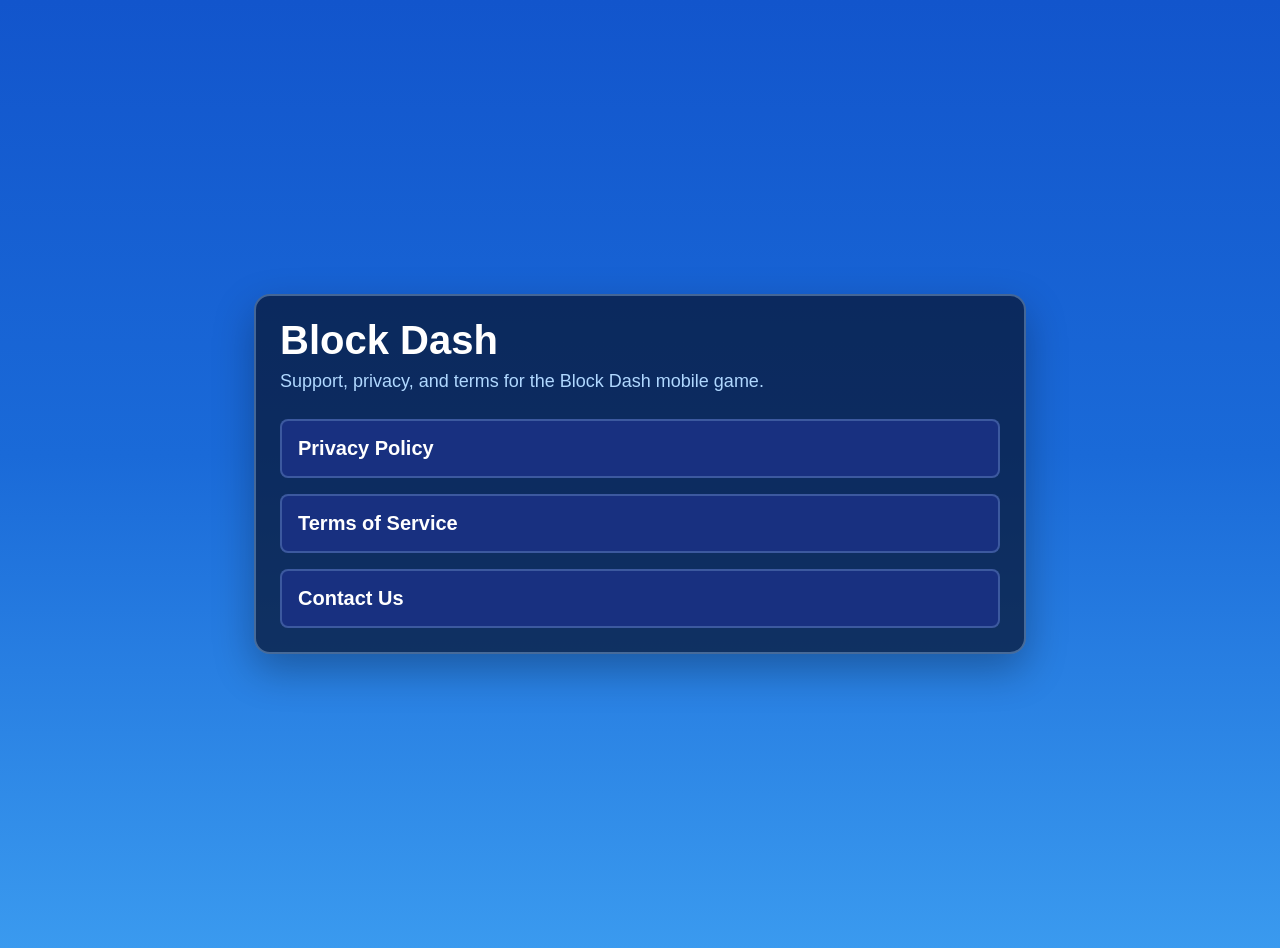
<file: docs/index.html>
<!doctype html>
<html lang="en">
<head>
  <meta charset="utf-8">
  <meta name="viewport" content="width=device-width, initial-scale=1">
  <title>Block Dash Support</title>
  <style>
    :root {
      color-scheme: dark;
      --bg: #1255cc;
      --bg2: #183080;
      --card: rgba(7, 20, 49, 0.72);
      --text: #ffffff;
      --muted: #b0d8ff;
      --yellow: #ffd600;
    }
    body {
      margin: 0;
      min-height: 100vh;
      font-family: Arial, Helvetica, sans-serif;
      background: linear-gradient(180deg, var(--bg), #1a6ad8 48%, #3a9aef);
      color: var(--text);
      display: grid;
      place-items: center;
      padding: 24px;
    }
    main {
      width: min(720px, 100%);
      background: var(--card);
      border: 2px solid rgba(176, 216, 255, 0.35);
      border-radius: 16px;
      padding: 24px;
      box-shadow: 0 16px 40px rgba(0, 0, 0, 0.28);
    }
    h1 {
      margin: 0 0 8px;
      font-size: 40px;
      line-height: 1;
    }
    p {
      color: var(--muted);
      font-size: 18px;
      line-height: 1.5;
      margin: 0 0 24px;
    }
    nav {
      display: grid;
      gap: 16px;
    }
    a {
      display: block;
      color: var(--text);
      text-decoration: none;
      font-weight: 800;
      font-size: 20px;
      padding: 16px;
      border-radius: 8px;
      background: var(--bg2);
      border: 2px solid rgba(176, 216, 255, 0.24);
    }
    a:hover,
    a:focus {
      border-color: var(--yellow);
      outline: none;
    }
  </style>
</head>
<body>
  <main>
    <h1>Block Dash</h1>
    <p>Support, privacy, and terms for the Block Dash mobile game.</p>
    <nav aria-label="Support links">
      <a href="./privacy-policy.html">Privacy Policy</a>
      <a href="./terms-of-service.html">Terms of Service</a>
      <a href="./contact-us.html">Contact Us</a>
    </nav>
  </main>
</body>
</html>
</file>
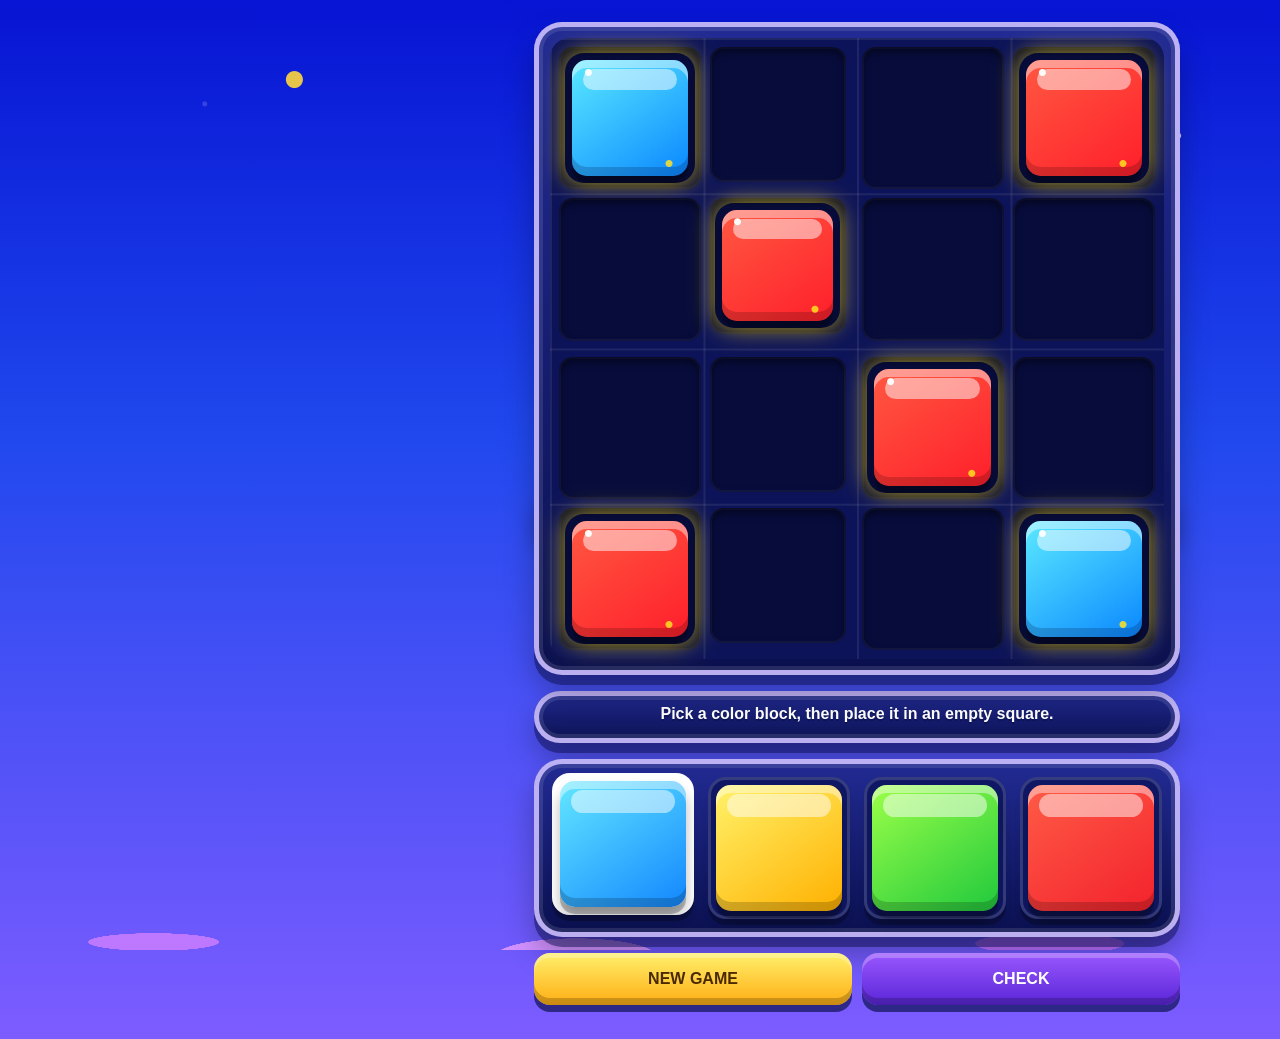
<file: game.html>
<!DOCTYPE html>
<html lang="en">
<head>
<meta charset="UTF-8">
<meta name="viewport" content="width=device-width, initial-scale=1.0">
<title>Color Sudoku Blast</title>
<style>
  :root {
    --bg-a: #1222db;
    --bg-b: #6d55ff;
    --panel: #1d2382;
    --panel-dark: #080f4e;
    --panel-line: #b9a8ff;
    --text: #ffffff;
    --yellow: #ffd52e;
  }

  * {
    box-sizing: border-box;
  }

  body {
    margin: 0;
    min-height: 100vh;
    color: var(--text);
    font-family: Arial, Helvetica, sans-serif;
    background:
      radial-gradient(circle at 16% 10%, rgba(255,255,255,0.16) 0 2px, transparent 3px),
      radial-gradient(circle at 88% 18%, rgba(255,255,255,0.18) 0 2px, transparent 3px),
      linear-gradient(180deg, #0714d3 0%, #2048ee 42%, #7d5cff 100%);
    overflow-x: hidden;
  }

  body::before,
  body::after {
    content: "";
    position: fixed;
    left: 0;
    right: 0;
    pointer-events: none;
  }

  body::before {
    top: 0;
    height: 52vh;
    background:
      radial-gradient(circle at 23% 17%, #ffd83c 0 8px, transparent 9px),
      radial-gradient(circle at 78% 12%, #ffd83c 0 7px, transparent 8px),
      radial-gradient(circle at 92% 29%, rgba(255,255,255,0.85) 0 3px, transparent 4px);
    opacity: 0.9;
  }

  body::after {
    bottom: -50px;
    height: 160px;
    background:
      radial-gradient(ellipse at 12% 95%, #be78ff 0 65px, transparent 66px),
      radial-gradient(ellipse at 45% 105%, #d191ff 0 82px, transparent 83px),
      radial-gradient(ellipse at 82% 96%, #b96dff 0 74px, transparent 75px);
  }

  button {
    font: inherit;
  }

  .app {
    position: relative;
    z-index: 1;
    width: min(520px, calc(100vw - 24px));
    margin: 0 auto;
    min-height: 100vh;
    padding: 22px 0 34px;
    display: grid;
    gap: 16px;
  }

  .header {
    display: grid;
    grid-template-columns: 58px 1fr 58px;
    align-items: center;
    gap: 12px;
  }

  .round-btn {
    width: 58px;
    aspect-ratio: 1;
    border: 0;
    border-radius: 50%;
    color: #fff;
    cursor: pointer;
    font-size: 2rem;
    font-weight: 900;
    background: linear-gradient(180deg, #9a58ff 0%, #5925d7 100%);
    box-shadow:
      inset 0 5px 0 rgba(255,255,255,0.24),
      inset 0 -8px 0 rgba(0,0,0,0.22),
      0 8px 0 #20106f,
      0 13px 22px rgba(0,0,0,0.25);
  }

  h1 {
    margin: 0;
    text-align: center;
    font-size: clamp(2.1rem, 11vw, 4.3rem);
    line-height: 0.88;
    letter-spacing: 0;
    text-transform: uppercase;
    text-shadow:
      0 6px 0 #17106d,
      0 11px 18px rgba(0,0,0,0.32);
  }

  h1 span {
    display: block;
  }

  .color-word {
    background: linear-gradient(90deg, #ff3c33 0 22%, #ffda36 22% 44%, #79e924 44% 66%, #24b8ff 66% 82%, #9a55ff 82%);
    -webkit-background-clip: text;
    background-clip: text;
    color: transparent;
    -webkit-text-stroke: 2px rgba(255,255,255,0.35);
  }

  .hud {
    display: grid;
    grid-template-columns: 1fr 1fr auto auto;
    gap: 10px;
    align-items: center;
    padding: 14px;
    border-radius: 28px;
    background: linear-gradient(180deg, rgba(48,70,224,0.96), rgba(29,35,130,0.98));
    box-shadow:
      inset 0 4px 0 rgba(255,255,255,0.12),
      0 9px 0 rgba(14,21,93,0.55);
  }

  .stat {
    display: grid;
    grid-template-columns: auto 1fr;
    gap: 8px;
    align-items: center;
    min-width: 0;
  }

  .stat-icon {
    width: 38px;
    aspect-ratio: 1;
    display: grid;
    place-items: center;
    border-radius: 12px;
    font-size: 1.8rem;
    background: linear-gradient(180deg, #fff070, #ff9f15);
    color: #7a3a00;
    box-shadow: inset 0 3px 0 rgba(255,255,255,0.45), 0 4px 0 rgba(0,0,0,0.2);
  }

  .stat span {
    display: block;
    font-size: 0.82rem;
    font-weight: 900;
  }

  .stat strong {
    display: block;
    color: var(--yellow);
    font-size: 1.45rem;
    line-height: 1;
    text-shadow: 0 3px 0 rgba(0,0,0,0.24);
  }

  .tool-btn {
    width: 54px;
    aspect-ratio: 1;
    border: 0;
    border-radius: 50%;
    color: #fff;
    cursor: pointer;
    font-size: 1.45rem;
    font-weight: 900;
    background: linear-gradient(180deg, #25c7ff, #1178ff);
    box-shadow:
      inset 0 5px 0 rgba(255,255,255,0.28),
      inset 0 -7px 0 rgba(0,0,0,0.2),
      0 6px 0 rgba(13,26,99,0.65);
  }

  .tool-btn.undo {
    background: linear-gradient(180deg, #a967ff, #6a26e8);
  }

  .board-card,
  .tray,
  .message {
    border-radius: 28px;
    background: linear-gradient(180deg, #222b94, #0a104e);
    box-shadow:
      inset 0 0 0 5px rgba(203,190,255,0.9),
      inset 0 0 0 9px rgba(255,255,255,0.11),
      0 10px 0 rgba(15,16,83,0.5),
      0 17px 30px rgba(0,0,0,0.28);
  }

  .board-card {
    position: relative;
    padding: 16px;
  }

  .board {
    display: grid;
    grid-template-columns: repeat(4, 1fr);
    gap: 9px;
    padding: 9px;
    border-radius: 20px;
    background:
      linear-gradient(rgba(255,255,255,0.08) 2px, transparent 2px),
      linear-gradient(90deg, rgba(255,255,255,0.08) 2px, transparent 2px),
      #0c1358;
    background-size: 25% 25%;
  }

  .cell {
    position: relative;
    min-width: 0;
    aspect-ratio: 1;
    border: 0;
    border-radius: 14px;
    background: #070c3b;
    cursor: pointer;
    box-shadow:
      inset 0 4px 8px rgba(0,0,0,0.55),
      inset 0 0 0 2px rgba(255,255,255,0.05);
    transition: transform 130ms ease, filter 130ms ease, box-shadow 130ms ease;
  }

  .cell:nth-child(2),
  .cell:nth-child(6),
  .cell:nth-child(10),
  .cell:nth-child(14) {
    margin-right: 7px;
  }

  .cell:nth-child(n+5):nth-child(-n+8) {
    margin-bottom: 7px;
  }

  .cell:hover,
  .cell.selected {
    transform: translateY(-3px);
    box-shadow:
      inset 0 4px 8px rgba(0,0,0,0.55),
      0 0 0 4px #fff,
      0 0 26px rgba(255,224,45,0.65);
    z-index: 2;
  }

  .cell.error {
    animation: shake 260ms ease;
    box-shadow:
      inset 0 4px 8px rgba(0,0,0,0.55),
      0 0 0 5px #ff3030,
      0 0 26px rgba(255,48,48,0.8);
  }

  .cell.cleared {
    animation: pop 320ms ease;
  }

  .block,
  .piece-swatch {
    display: block;
    aspect-ratio: 1;
    border-radius: 15px;
    position: relative;
    box-shadow:
      inset 0 8px 0 rgba(255,255,255,0.42),
      inset 0 -9px 0 rgba(0,0,0,0.19),
      0 7px 0 rgba(0,0,0,0.24),
      0 10px 14px rgba(0,0,0,0.28);
  }

  .block::before,
  .piece-swatch::before {
    content: "";
    position: absolute;
    inset: 9px 11px auto 11px;
    height: 18%;
    border-radius: 999px;
    background: rgba(255,255,255,0.5);
  }

  .block {
    position: absolute;
    inset: 9%;
    opacity: 0;
    transform: scale(0.65);
    transition: opacity 150ms ease, transform 150ms ease;
  }

  .cell.filled .block {
    opacity: 1;
    transform: scale(1);
  }

  .cell.locked .block {
    filter: saturate(1.08);
  }

  .cell.locked .block::after {
    content: "";
    position: absolute;
    inset: -7px;
    border-radius: 19px;
    background:
      radial-gradient(circle at 18% 15%, rgba(255,255,255,0.95) 0 3px, transparent 4px),
      radial-gradient(circle at 80% 85%, rgba(255,224,45,0.85) 0 3px, transparent 4px);
    box-shadow: 0 0 24px rgba(255,224,45,0.7);
    pointer-events: none;
  }

  .color-1 { background: linear-gradient(145deg, #63e7ff 0%, #1287ff 100%); }
  .color-2 { background: linear-gradient(145deg, #fff26a 0%, #ffb000 100%); }
  .color-3 { background: linear-gradient(145deg, #9cff48 0%, #20c93d 100%); }
  .color-4 { background: linear-gradient(145deg, #ff5b46 0%, #f3222d 100%); }

  .message {
    min-height: 52px;
    padding: 14px 18px;
    font-weight: 900;
    text-align: center;
    text-shadow: 0 2px 0 rgba(0,0,0,0.24);
  }

  .tray {
    display: grid;
    grid-template-columns: repeat(4, 1fr);
    gap: 14px;
    padding: 18px;
  }

  .piece {
    min-width: 0;
    border: 0;
    border-radius: 18px;
    padding: 8px;
    cursor: pointer;
    background: #101866;
    box-shadow:
      inset 0 0 0 3px rgba(255,255,255,0.16),
      0 6px 0 rgba(0,0,0,0.25);
  }

  .piece.active,
  .piece:hover {
    background: #ffffff;
    transform: translateY(-4px);
  }

  .piece-swatch {
    width: 100%;
  }

  .actions {
    display: grid;
    grid-template-columns: repeat(2, 1fr);
    gap: 10px;
  }

  .action {
    border: 0;
    border-radius: 16px;
    min-height: 52px;
    cursor: pointer;
    color: #fff;
    font-weight: 900;
    text-transform: uppercase;
    background: linear-gradient(180deg, #9a58ff, #5925d7);
    box-shadow:
      inset 0 5px 0 rgba(255,255,255,0.24),
      inset 0 -7px 0 rgba(0,0,0,0.2),
      0 7px 0 rgba(11,16,76,0.68);
  }

  .action.primary {
    color: #4a2a00;
    background: linear-gradient(180deg, #fff06c, #ffad13);
  }

  .win {
    position: absolute;
    inset: 16px;
    display: none;
    place-items: center;
    border-radius: 22px;
    background: rgba(7, 12, 59, 0.84);
    text-align: center;
    z-index: 5;
  }

  .win.show {
    display: grid;
    animation: pop 320ms ease;
  }

  .win-card strong {
    display: block;
    font-size: clamp(2.6rem, 13vw, 5.6rem);
    line-height: 0.9;
    color: var(--yellow);
    text-transform: uppercase;
    text-shadow: 0 6px 0 rgba(0,0,0,0.28);
  }

  .win-card p {
    margin: 12px 0 0;
    font-weight: 900;
  }

  @keyframes shake {
    0%, 100% { transform: translateX(0); }
    25% { transform: translateX(-7px); }
    75% { transform: translateX(7px); }
  }

  @keyframes pop {
    0% { transform: scale(0.9); }
    65% { transform: scale(1.05); }
    100% { transform: scale(1); }
  }

  @media (min-width: 840px) {
    .app {
      width: min(1080px, calc(100vw - 40px));
      grid-template-columns: 410px minmax(420px, 1fr);
      align-items: center;
      gap: 24px;
    }

    .header,
    .hud,
    .play-area {
      grid-column: 2;
      grid-row: 1 / span 4;
      align-self: center;
      display: grid;
      gap: 16px;
    }
  }

  @media (max-width: 440px) {
    .app {
      width: min(100vw - 16px, 520px);
      padding-top: 14px;
      gap: 12px;
    }

    .header {
      grid-template-columns: 48px 1fr 48px;
      gap: 8px;
    }

    .round-btn {
      width: 48px;
      font-size: 1.6rem;
    }

    .hud {
      grid-template-columns: 1fr 1fr;
      border-radius: 20px;
    }

    .tool-btn {
      width: 48px;
      justify-self: center;
    }

    .board-card {
      padding: 12px;
      border-radius: 22px;
    }

    .board {
      gap: 6px;
      padding: 6px;
    }

    .cell {
      border-radius: 10px;
    }

    .cell:nth-child(2),
    .cell:nth-child(6),
    .cell:nth-child(10),
    .cell:nth-child(14) {
      margin-right: 4px;
    }

    .cell:nth-child(n+5):nth-child(-n+8) {
      margin-bottom: 4px;
    }

    .tray {
      gap: 9px;
      padding: 13px;
    }
  }
</style>
</head>
<body>
  <main class="app">
    <header class="header">
      <button class="round-btn" id="newGame" aria-label="New game">⚙</button>
      <h1><span class="color-word">Color</span><span>Sudoku</span></h1>
      <button class="round-btn" id="check" aria-label="Check">♛</button>
    </header>

    <section class="hud" aria-label="Game stats">
      <div class="stat">
        <span class="stat-icon">★</span>
        <div><span>Score</span><strong id="moves">0</strong></div>
      </div>
      <div class="stat">
        <span class="stat-icon">🏆</span>
        <div><span>Best</span><strong id="blasts">0</strong></div>
      </div>
      <button class="tool-btn" id="hint" aria-label="Hint">?</button>
      <button class="tool-btn undo" id="erase" aria-label="Erase">↶</button>
    </section>

    <section class="play-area">
      <div class="board-card">
        <div class="board" id="board" aria-label="4 by 4 color sudoku grid"></div>
        <div class="win" id="win">
          <div class="win-card">
            <strong>Blast!</strong>
            <p>Pattern complete</p>
          </div>
        </div>
      </div>

      <div class="message" id="message">Pick a color block, then place it in an empty square.</div>

      <div class="tray" id="palette" aria-label="Color choices"></div>

      <div class="actions">
        <button class="action primary" id="newRound">New Game</button>
        <button class="action" id="autoCheck">Check</button>
      </div>
    </section>
  </main>

<script>
  const puzzles = [
    {
      solution: [1,2,3,4,3,4,1,2,2,1,4,3,4,3,2,1],
      clues:    [1,0,0,4,0,4,0,0,0,0,4,0,4,0,0,1]
    },
    {
      solution: [2,1,4,3,4,3,2,1,1,2,3,4,3,4,1,2],
      clues:    [0,1,0,3,4,0,0,0,0,0,3,0,3,0,0,2]
    },
    {
      solution: [3,4,1,2,1,2,3,4,4,3,2,1,2,1,4,3],
      clues:    [3,0,0,2,0,2,0,0,0,0,2,0,2,0,0,3]
    }
  ];

  const names = ["Blue", "Yellow", "Green", "Red"];
  const boardEl = document.getElementById("board");
  const paletteEl = document.getElementById("palette");
  const messageEl = document.getElementById("message");
  const movesEl = document.getElementById("moves");
  const blastsEl = document.getElementById("blasts");
  const winEl = document.getElementById("win");
  const newGameBtn = document.getElementById("newGame");
  const newRoundBtn = document.getElementById("newRound");
  const hintBtn = document.getElementById("hint");
  const eraseBtn = document.getElementById("erase");
  const checkBtn = document.getElementById("check");
  const autoCheckBtn = document.getElementById("autoCheck");

  let puzzleIndex = 0;
  let selected = 1;
  let grid = [];
  let locked = [];
  let moves = 0;
  let blasts = 0;
  let selectedCell = null;
  let completedGroups = new Set();

  function startGame(next = false) {
    if (next) puzzleIndex = (puzzleIndex + 1) % puzzles.length;
    const puzzle = puzzles[puzzleIndex];
    grid = [...puzzle.clues];
    locked = puzzle.clues.map(Boolean);
    moves = 0;
    blasts = 0;
    selected = 1;
    selectedCell = null;
    completedGroups = new Set();
    winEl.classList.remove("show");
    messageEl.textContent = "Pick a color block, then place it in an empty square.";
    render();
  }

  function render() {
    movesEl.textContent = moves;
    blastsEl.textContent = blasts;
    renderBoard();
    renderPalette();
  }

  function renderBoard() {
    boardEl.innerHTML = "";
    grid.forEach((value, index) => {
      const cell = document.createElement("button");
      cell.className = "cell";
      cell.type = "button";
      cell.setAttribute("aria-label", `Cell ${index + 1}`);

      if (value) cell.classList.add("filled");
      if (locked[index]) cell.classList.add("locked");
      if (selectedCell === index) cell.classList.add("selected");

      const block = document.createElement("span");
      block.className = value ? `block color-${value}` : "block";
      cell.appendChild(block);

      cell.addEventListener("click", () => placeBlock(index, cell));
      boardEl.appendChild(cell);
    });
  }

  function renderPalette() {
    paletteEl.innerHTML = "";
    for (let value = 1; value <= 4; value += 1) {
      const piece = document.createElement("button");
      piece.className = value === selected ? "piece active" : "piece";
      piece.type = "button";
      piece.setAttribute("aria-label", names[value - 1]);
      piece.innerHTML = `<span class="piece-swatch color-${value}"></span>`;
      piece.addEventListener("click", () => {
        selected = value;
        messageEl.textContent = `${names[value - 1]} block selected.`;
        renderPalette();
      });
      paletteEl.appendChild(piece);
    }
  }

  function placeBlock(index, cell) {
    selectedCell = index;

    if (locked[index]) {
      bump(cell);
      messageEl.textContent = "That block is locked.";
      renderBoard();
      return;
    }

    if (grid[index] === selected) {
      messageEl.textContent = "That color is already there.";
      renderBoard();
      return;
    }

    if (!isLegal(index, selected)) {
      bump(cell);
      messageEl.textContent = `${names[selected - 1]} already appears in that line or 2x2 block.`;
      renderBoard();
      return;
    }

    grid[index] = selected;
    moves += 10;
    messageEl.textContent = "Nice placement.";
    render();
    blastCompletedGroups();
    checkWin();
  }

  function isLegal(index, value) {
    const row = Math.floor(index / 4);
    const col = index % 4;
    const boxRow = Math.floor(row / 2) * 2;
    const boxCol = Math.floor(col / 2) * 2;

    for (let c = 0; c < 4; c += 1) {
      const other = row * 4 + c;
      if (other !== index && grid[other] === value) return false;
    }

    for (let r = 0; r < 4; r += 1) {
      const other = r * 4 + col;
      if (other !== index && grid[other] === value) return false;
    }

    for (let r = boxRow; r < boxRow + 2; r += 1) {
      for (let c = boxCol; c < boxCol + 2; c += 1) {
        const other = r * 4 + c;
        if (other !== index && grid[other] === value) return false;
      }
    }

    return true;
  }

  function blastCompletedGroups() {
    const groups = [
      [0,1,2,3], [4,5,6,7], [8,9,10,11], [12,13,14,15],
      [0,4,8,12], [1,5,9,13], [2,6,10,14], [3,7,11,15],
      [0,1,4,5], [2,3,6,7], [8,9,12,13], [10,11,14,15]
    ];

    groups.forEach(group => {
      const values = group.map(i => grid[i]);
      const complete = values.every(Boolean) && new Set(values).size === 4;
      const key = group.join("-");

      if (complete && !completedGroups.has(key)) {
        completedGroups.add(key);
        blasts += 1;
        moves += 40;
        group.forEach(i => {
          const node = boardEl.children[i];
          if (node) {
            node.classList.remove("cleared");
            void node.offsetWidth;
            node.classList.add("cleared");
          }
        });
      }
    });
    movesEl.textContent = moves;
    blastsEl.textContent = blasts;
  }

  function checkWin() {
    const solved = grid.every(Boolean) && grid.every((value, index) => value === puzzles[puzzleIndex].solution[index]);
    if (solved) {
      messageEl.textContent = `Solved with ${moves} points.`;
      winEl.classList.add("show");
    }
  }

  function bump(cell) {
    cell.classList.remove("error");
    void cell.offsetWidth;
    cell.classList.add("error");
  }

  function checkBoard() {
    const wrong = grid.findIndex((value, index) => value && value !== puzzles[puzzleIndex].solution[index]);
    if (wrong === -1) {
      messageEl.textContent = grid.every(Boolean) ? "Everything matches." : "Every placed block matches.";
      checkWin();
      return;
    }
    selectedCell = wrong;
    messageEl.textContent = "One block does not match the solution.";
    renderBoard();
    bump(boardEl.children[wrong]);
  }

  hintBtn.addEventListener("click", () => {
    const empty = grid.findIndex((value, index) => !value && !locked[index]);
    if (empty === -1) {
      messageEl.textContent = "No empty squares left.";
      return;
    }
    const answer = puzzles[puzzleIndex].solution[empty];
    selected = answer;
    selectedCell = empty;
    messageEl.textContent = `${names[answer - 1]} goes in the glowing square.`;
    render();
  });

  eraseBtn.addEventListener("click", () => {
    if (selectedCell === null) {
      messageEl.textContent = "Tap a square first.";
      return;
    }
    if (locked[selectedCell]) {
      messageEl.textContent = "Locked blocks cannot be erased.";
      return;
    }
    grid[selectedCell] = 0;
    moves = Math.max(0, moves - 5);
    messageEl.textContent = "Block erased.";
    render();
  });

  newGameBtn.addEventListener("click", () => startGame(true));
  newRoundBtn.addEventListener("click", () => startGame(true));
  checkBtn.addEventListener("click", checkBoard);
  autoCheckBtn.addEventListener("click", checkBoard);

  document.addEventListener("keydown", event => {
    if (["1", "2", "3", "4"].includes(event.key)) {
      selected = Number(event.key);
      messageEl.textContent = `${names[selected - 1]} block selected.`;
      renderPalette();
    }
  });

  startGame();
</script>
</body>
</html>
</file>
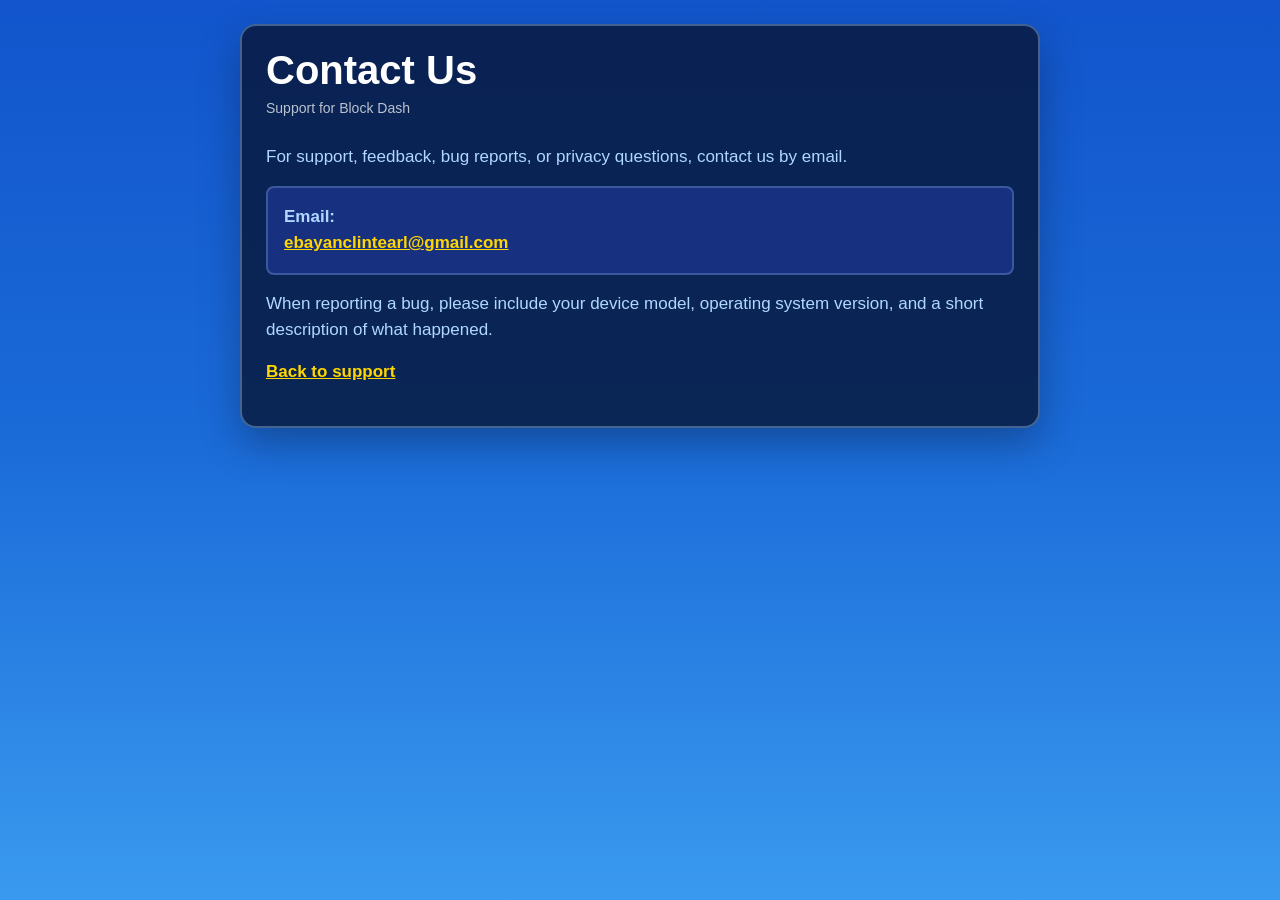
<file: docs/contact-us.html>
<!doctype html>
<html lang="en">
<head>
  <meta charset="utf-8">
  <meta name="viewport" content="width=device-width, initial-scale=1">
  <title>Contact Block Dash</title>
  <link rel="stylesheet" href="./style.css">
</head>
<body>
  <main>
    <h1>Contact Us</h1>
    <p class="updated">Support for Block Dash</p>

    <p>For support, feedback, bug reports, or privacy questions, contact us by email.</p>

    <p class="contact-card">
      <strong>Email:</strong><br>
      <a href="mailto:ebayanclintearl@gmail.com">ebayanclintearl@gmail.com</a>
    </p>

    <p>When reporting a bug, please include your device model, operating system version, and a short description of what happened.</p>

    <p><a href="./index.html">Back to support</a></p>
  </main>
</body>
</html>
</file>
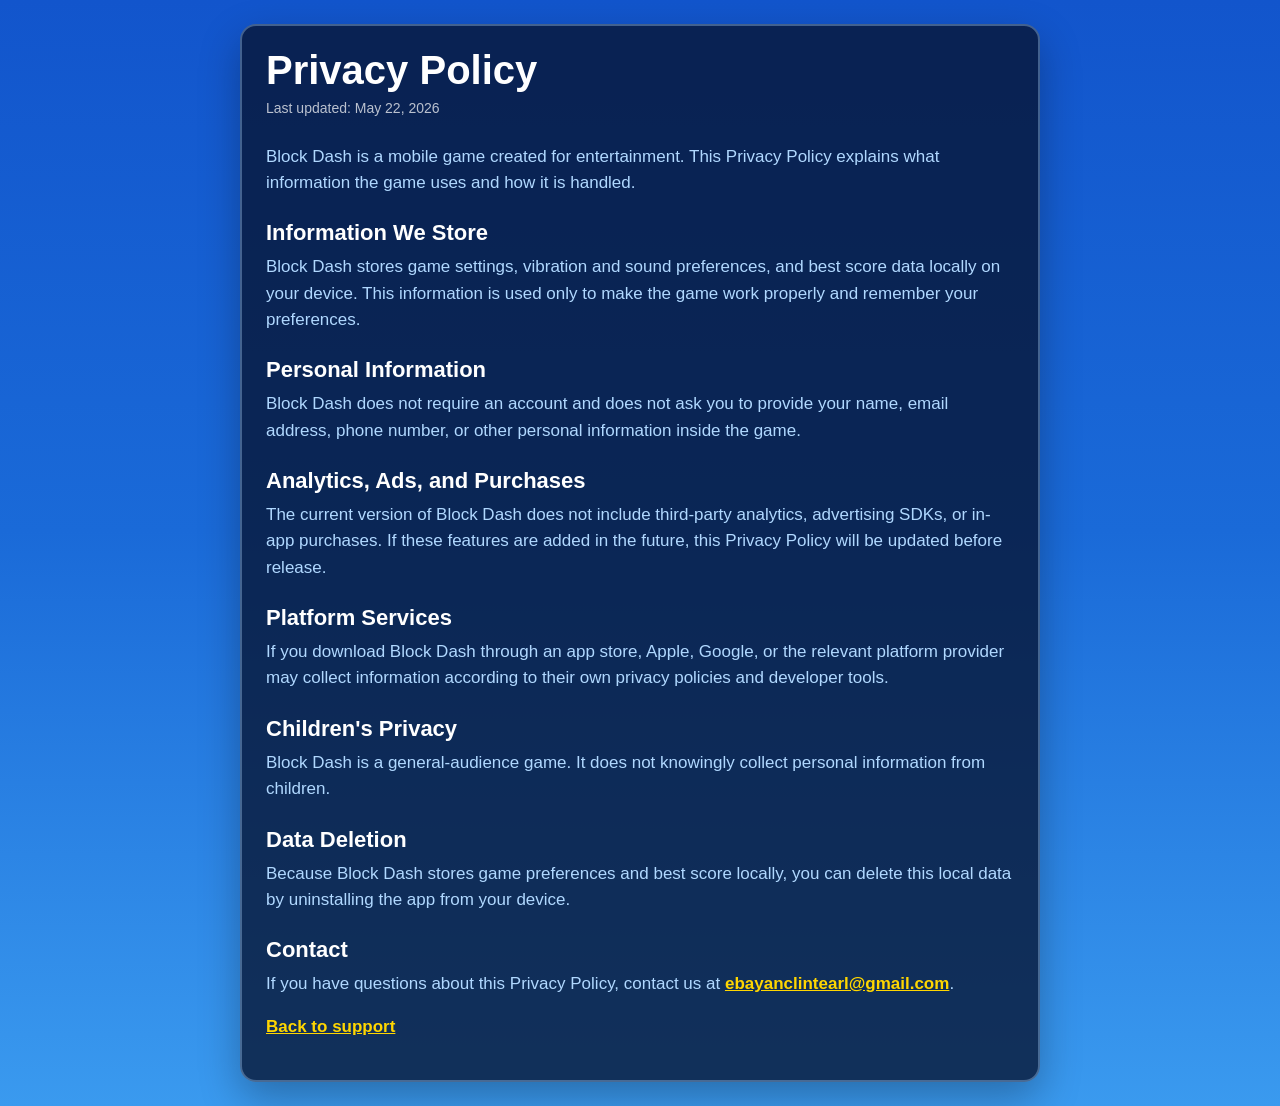
<file: docs/privacy-policy.html>
<!doctype html>
<html lang="en">
<head>
  <meta charset="utf-8">
  <meta name="viewport" content="width=device-width, initial-scale=1">
  <title>Block Dash Privacy Policy</title>
  <link rel="stylesheet" href="./style.css">
</head>
<body>
  <main>
    <h1>Privacy Policy</h1>
    <p class="updated">Last updated: May 22, 2026</p>

    <p>Block Dash is a mobile game created for entertainment. This Privacy Policy explains what information the game uses and how it is handled.</p>

    <h2>Information We Store</h2>
    <p>Block Dash stores game settings, vibration and sound preferences, and best score data locally on your device. This information is used only to make the game work properly and remember your preferences.</p>

    <h2>Personal Information</h2>
    <p>Block Dash does not require an account and does not ask you to provide your name, email address, phone number, or other personal information inside the game.</p>

    <h2>Analytics, Ads, and Purchases</h2>
    <p>The current version of Block Dash does not include third-party analytics, advertising SDKs, or in-app purchases. If these features are added in the future, this Privacy Policy will be updated before release.</p>

    <h2>Platform Services</h2>
    <p>If you download Block Dash through an app store, Apple, Google, or the relevant platform provider may collect information according to their own privacy policies and developer tools.</p>

    <h2>Children's Privacy</h2>
    <p>Block Dash is a general-audience game. It does not knowingly collect personal information from children.</p>

    <h2>Data Deletion</h2>
    <p>Because Block Dash stores game preferences and best score locally, you can delete this local data by uninstalling the app from your device.</p>

    <h2>Contact</h2>
    <p>If you have questions about this Privacy Policy, contact us at <a href="mailto:ebayanclintearl@gmail.com">ebayanclintearl@gmail.com</a>.</p>

    <p><a href="./index.html">Back to support</a></p>
  </main>
</body>
</html>
</file>
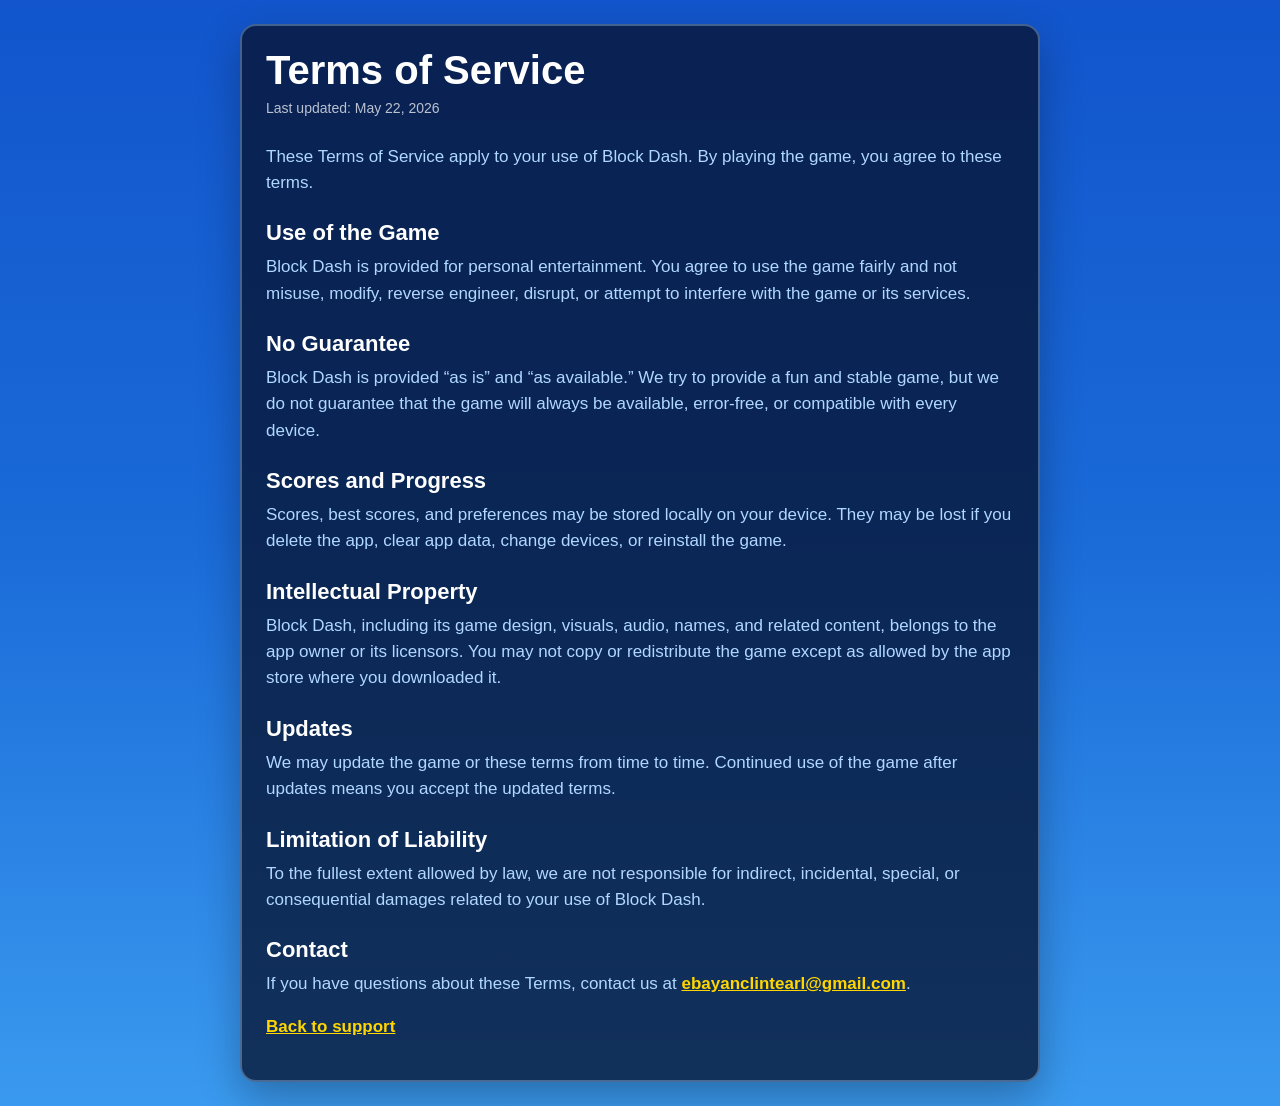
<file: docs/terms-of-service.html>
<!doctype html>
<html lang="en">
<head>
  <meta charset="utf-8">
  <meta name="viewport" content="width=device-width, initial-scale=1">
  <title>Block Dash Terms of Service</title>
  <link rel="stylesheet" href="./style.css">
</head>
<body>
  <main>
    <h1>Terms of Service</h1>
    <p class="updated">Last updated: May 22, 2026</p>

    <p>These Terms of Service apply to your use of Block Dash. By playing the game, you agree to these terms.</p>

    <h2>Use of the Game</h2>
    <p>Block Dash is provided for personal entertainment. You agree to use the game fairly and not misuse, modify, reverse engineer, disrupt, or attempt to interfere with the game or its services.</p>

    <h2>No Guarantee</h2>
    <p>Block Dash is provided “as is” and “as available.” We try to provide a fun and stable game, but we do not guarantee that the game will always be available, error-free, or compatible with every device.</p>

    <h2>Scores and Progress</h2>
    <p>Scores, best scores, and preferences may be stored locally on your device. They may be lost if you delete the app, clear app data, change devices, or reinstall the game.</p>

    <h2>Intellectual Property</h2>
    <p>Block Dash, including its game design, visuals, audio, names, and related content, belongs to the app owner or its licensors. You may not copy or redistribute the game except as allowed by the app store where you downloaded it.</p>

    <h2>Updates</h2>
    <p>We may update the game or these terms from time to time. Continued use of the game after updates means you accept the updated terms.</p>

    <h2>Limitation of Liability</h2>
    <p>To the fullest extent allowed by law, we are not responsible for indirect, incidental, special, or consequential damages related to your use of Block Dash.</p>

    <h2>Contact</h2>
    <p>If you have questions about these Terms, contact us at <a href="mailto:ebayanclintearl@gmail.com">ebayanclintearl@gmail.com</a>.</p>

    <p><a href="./index.html">Back to support</a></p>
  </main>
</body>
</html>
</file>
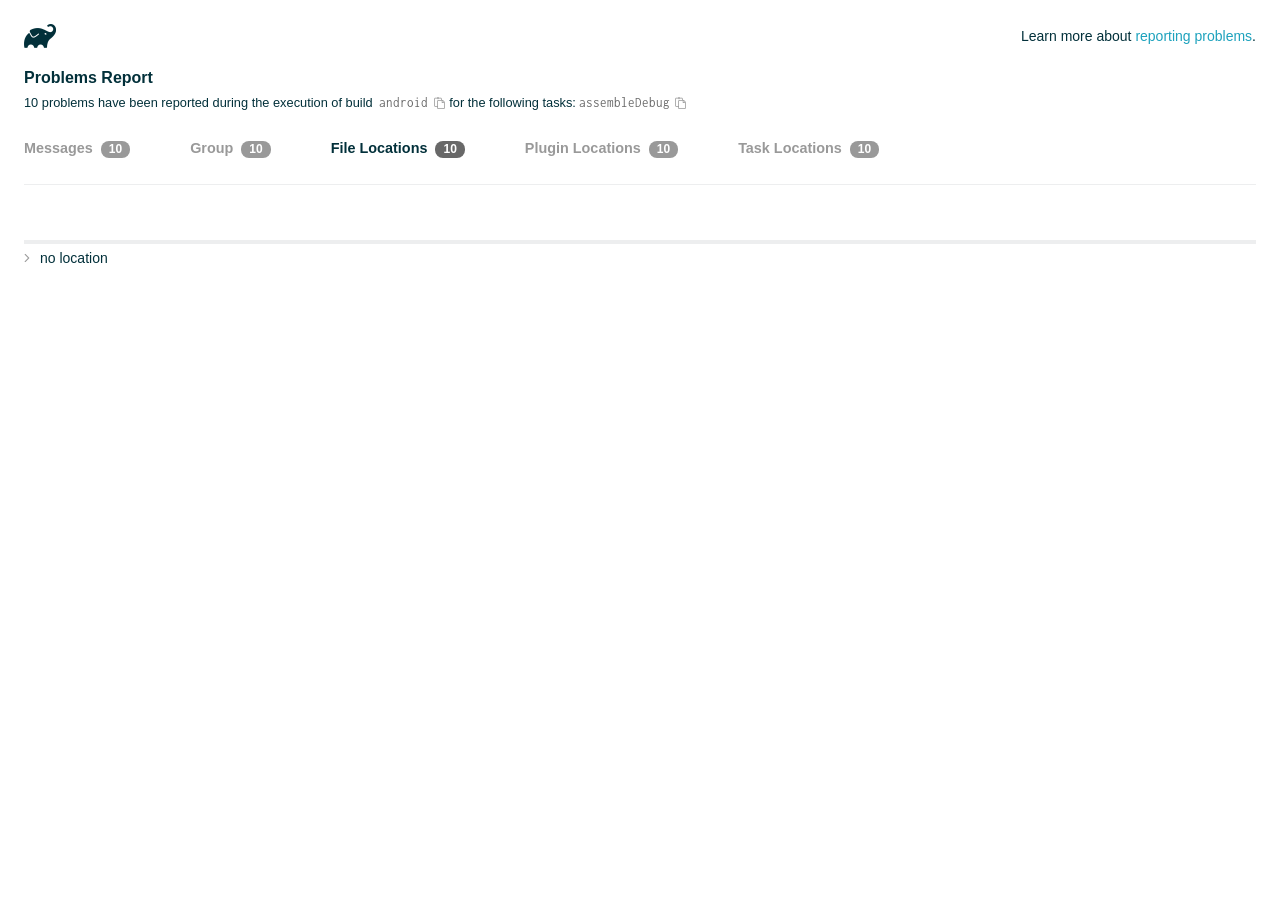
<file: android/build/reports/problems/problems-report.html>
<!DOCTYPE html>

<html lang="en">
<head>
    <!-- Required meta tags -->
    <meta charset="utf-8">
    <meta name="viewport" content="width=device-width, initial-scale=1, shrink-to-fit=no">

                    <style type="text/css">
                /*! normalize.css v7.0.0 | MIT License | github.com/necolas/normalize.css */
html {
    line-height: 1.15;
    -ms-text-size-adjust: 100%;
    -webkit-text-size-adjust: 100%
}

body {
    margin: 0
}

article, aside, footer, header, nav, section {
    display: block
}

h1 {
    font-size: 2em;
    margin: .67em 0
}

figcaption, figure, main {
    display: block
}

figure {
    margin: 1em 40px
}

hr {
    box-sizing: content-box;
    height: 0;
    overflow: visible
}

pre {
    font-family: monospace, monospace;
    font-size: 1em
}

a {
    background-color: transparent;
    -webkit-text-decoration-skip: objects
}

abbr[title] {
    border-bottom: none;
    text-decoration: underline;
    text-decoration: underline dotted
}

b, strong {
    font-weight: inherit
}

b, strong {
    font-weight: bolder
}

code, kbd, samp {
    font-family: monospace, monospace;
    font-size: 1em
}

dfn {
    font-style: italic
}

mark {
    background-color: #ff0;
    color: #000
}

small {
    font-size: 80%
}

sub, sup {
    font-size: 75%;
    line-height: 0;
    position: relative;
    vertical-align: baseline
}

sub {
    bottom: -.25em
}

sup {
    top: -.5em
}

audio, video {
    display: inline-block
}

audio:not([controls]) {
    display: none;
    height: 0
}

img {
    border-style: none
}

svg:not(:root) {
    overflow: hidden
}

button, input, optgroup, select, textarea {
    font-family: sans-serif;
    font-size: 100%;
    line-height: 1.15;
    margin: 0
}

button, input {
    overflow: visible
}

button, select {
    text-transform: none
}

[type=reset], [type=submit], button, html [type=button] {
    -webkit-appearance: button
}

[type=button]::-moz-focus-inner, [type=reset]::-moz-focus-inner, [type=submit]::-moz-focus-inner, button::-moz-focus-inner {
    border-style: none;
    padding: 0
}

[type=button]:-moz-focusring, [type=reset]:-moz-focusring, [type=submit]:-moz-focusring, button:-moz-focusring {
    outline: 1px dotted ButtonText
}

fieldset {
    padding: .35em .75em .625em
}

legend {
    box-sizing: border-box;
    color: inherit;
    display: table;
    max-width: 100%;
    padding: 0;
    white-space: normal
}

progress {
    display: inline-block;
    vertical-align: baseline
}

textarea {
    overflow: auto
}

[type=checkbox], [type=radio] {
    box-sizing: border-box;
    padding: 0
}

[type=number]::-webkit-inner-spin-button, [type=number]::-webkit-outer-spin-button {
    height: auto
}

[type=search] {
    -webkit-appearance: textfield;
    outline-offset: -2px
}

[type=search]::-webkit-search-cancel-button, [type=search]::-webkit-search-decoration {
    -webkit-appearance: none
}

::-webkit-file-upload-button {
    -webkit-appearance: button;
    font: inherit
}

details, menu {
    display: block
}

summary {
    display: list-item
}

canvas {
    display: inline-block
}

template {
    display: none
}

[hidden] {
    display: none
}

/* configuration cache styles */

.report-wrapper {
    margin: 0;
    padding: 0 24px;
}

.gradle-logo {
    width: 32px;
    height: 24px;
    background-image: url("[data-uri]");
    background-size: contain;
}

.header {
    display: flex;
    flex-wrap: wrap;
    position: fixed;
    top: 0;
    left: 0;
    width: 100%;
    padding: 24px 24px 0 24px;
    background-color: white;
    z-index: 1;
}

.learn-more {
    margin-left: auto;
    align-self: center;
    font-size: 0.875rem;
    font-weight: normal;
}

.title {
    display: flex;
    align-items: center;
    padding: 18px 0 24px 0;
    flex: 1 0 100%;
}

.content {
    font-size: 0.875rem;
    padding: 240px 0 48px;
    overflow-x: auto;
    white-space: nowrap;
}

.content ol:first-of-type {
    margin: 0;
}

.tree-btn {
    cursor: pointer;
    display: inline-block;
    width: 16px;
    height: 16px;
    background-size: contain;
    background-repeat: no-repeat;
    vertical-align: middle;
    margin-top: -0.2em;
}

.tree-btn.collapsed {
    background-image: url('data:image/svg+xml;utf8,<svg xmlns="http://www.w3.org/2000/svg" viewBox="0 0 192 512"><path d="M166.9 264.5l-117.8 116c-4.7 4.7-12.3 4.7-17 0l-7.1-7.1c-4.7-4.7-4.7-12.3 0-17L127.3 256 25.1 155.6c-4.7-4.7-4.7-12.3 0-17l7.1-7.1c4.7-4.7 12.3-4.7 17 0l117.8 116c4.6 4.7 4.6 12.3-.1 17z" fill="%23999999" stroke="%23999999"/></svg>');
}

.tree-btn.expanded {
    background-image: url('data:image/svg+xml;utf8,<svg xmlns="http://www.w3.org/2000/svg" viewBox="0 0 256 512"><path d="M119.5 326.9L3.5 209.1c-4.7-4.7-4.7-12.3 0-17l7.1-7.1c4.7-4.7 12.3-4.7 17 0L128 287.3l100.4-102.2c4.7-4.7 12.3-4.7 17 0l7.1 7.1c4.7 4.7 4.7 12.3 0 17L136.5 327c-4.7 4.6-12.3 4.6-17-.1z" fill="%23999999" stroke="%23999999"/></svg>');
}

ul .tree-btn {
    margin-right: 3px;
}

.leaf-icon {
    display: inline-block;
    width: 16px;
    height: 16px;
    background-image: url('data:image/svg+xml;utf8,<svg xmlns="http://www.w3.org/2000/svg" viewBox="0 0 256 512"><path d="M32 256 H224" stroke="%23999999" stroke-width="48" stroke-linecap="round"/></svg>');
    background-size: contain;
    background-repeat: no-repeat;
    vertical-align: middle;
    margin-top: -0.2em;
}

.invisible-text {
    user-select: all; /* Allow the text to be selectable */
    color: transparent; /* Hide the text */
    text-indent: -9999px; /* Move the text out of view */
    position: relative;
    white-space: pre; /* Preserve meaningful whitespace in the invisible text for copying */
}

.text-for-copy {
    display: inline-block;
}

.enum-icon {
    display: inline-block;
    width: 16px;
    height: 16px;
    background-image: url('data:image/svg+xml;utf8,<svg xmlns="http://www.w3.org/2000/svg" viewBox="0 0 1024 1024"><circle cx="512" cy="512" r="200" /></svg>');
    background-size: contain;
    background-repeat: no-repeat;
    vertical-align: middle;
    margin-inline-start: 0.5ex;
    margin-inline-end: 0.5ex;
    margin-top: -0.2em;
}

.error-icon {
    display: inline-block;
    width: 16px;
    height: 16px;
    background-image: url('data:image/svg+xml;utf8,<svg xmlns="http://www.w3.org/2000/svg" viewBox="0 0 320 512"><path d="M193.94 256L296.5 153.44l21.15-21.15c3.12-3.12 3.12-8.19 0-11.31l-22.63-22.63c-3.12-3.12-8.19-3.12-11.31 0L160 222.06 36.29 98.34c-3.12-3.12-8.19-3.12-11.31 0L2.34 120.97c-3.12 3.12-3.12 8.19 0 11.31L126.06 256 2.34 379.71c-3.12 3.12-3.12 8.19 0 11.31l22.63 22.63c3.12 3.12 8.19 3.12 11.31 0L160 289.94 262.56 392.5l21.15 21.15c3.12 3.12 8.19 3.12 11.31 0l22.63-22.63c3.12-3.12 3.12-8.19 0-11.31L193.94 256z" fill="%23FC461E" stroke="%23FC461E"/></svg>');
    background-size: contain;
    background-repeat: no-repeat;
    vertical-align: middle;
    margin-inline-start: 0.5ex;
    margin-inline-end: 0.5ex;
    margin-top: -0.2em;
}

.advice-icon {
    display: inline-block;
    width: 16px;
    height: 16px;
    background-image: url('data:image/svg+xml;utf8,<svg width="800px" height="800px" viewBox="-4.93 0 122.88 122.88" version="1.1" id="Layer_1" xmlns="http://www.w3.org/2000/svg" xmlns:xlink="http://www.w3.org/1999/xlink"  style="enable-background:new 0 0 113.01 122.88" xml:space="preserve"><g><path d="M44.13,102.06c-1.14,0.03-2.14-0.81-2.3-1.96c-0.17-1.2,0.64-2.31,1.82-2.54c-1.3-7.37-4.85-11.43-8.6-15.72 c-2.92-3.34-5.95-6.81-8.34-11.92c-2.35-5.03-3.64-10.23-3.6-15.63c0.05-5.4,1.42-10.96,4.4-16.71c0.02-0.04,0.04-0.07,0.06-0.11 l0,0c3.91-6.62,9.38-11.04,15.47-13.52c5.11-2.09,10.66-2.8,16.1-2.3c5.42,0.5,10.73,2.2,15.37,4.94 c5.9,3.49,10.75,8.67,13.42,15.21c1.44,3.54,2.42,7.49,2.54,11.82c0.12,4.31-0.62,8.96-2.61,13.88 c-2.66,6.59-6.18,10.68-9.47,14.51c-3.03,3.53-5.85,6.81-7.42,11.84c0.89,0.21,1.59,0.94,1.73,1.9c0.17,1.24-0.7,2.39-1.94,2.56 l-0.77,0.11c-0.14,1.09-0.23,2.26-0.27,3.51l0.25-0.04c1.24-0.17,2.39,0.7,2.56,1.94c0.17,1.24-0.7,2.39-1.94,2.56l-0.78,0.11 c0.01,0.15,0.02,0.3,0.03,0.45l0,0c0.07,0.88,0.08,1.73,0.03,2.54l0.13-0.02c1.25-0.15,2.38,0.74,2.54,1.98 c0.15,1.25-0.74,2.38-1.98,2.54l-1.68,0.21c-1.2,3.11-3.34,5.48-5.87,6.94c-1.74,1.01-3.67,1.59-5.61,1.71 c-1.97,0.12-3.96-0.25-5.78-1.13c-2.08-1.02-3.94-2.71-5.29-5.14c-0.65-0.33-1.13-0.97-1.23-1.75c-0.04-0.31-0.01-0.61,0.07-0.89 c-0.39-1.16-0.68-2.43-0.87-3.83l-0.07,0.01c-1.24,0.17-2.39-0.7-2.56-1.94c-0.17-1.24,0.7-2.39,1.94-2.56l0.54-0.08 C44.19,104.32,44.18,103.16,44.13,102.06L44.13,102.06z M2.18,58.86C1.01,58.89,0.04,57.98,0,56.81c-0.04-1.17,0.88-2.14,2.05-2.18 l8.7-0.3c1.17-0.04,2.14,0.88,2.18,2.05c0.04,1.17-0.88,2.14-2.05,2.18L2.18,58.86L2.18,58.86z M110.68,50.25 c1.16-0.12,2.2,0.73,2.32,1.89c0.12,1.16-0.73,2.2-1.89,2.32l-8.66,0.91c-1.16,0.12-2.2-0.73-2.32-1.89 c-0.12-1.16,0.73-2.2,1.89-2.32L110.68,50.25L110.68,50.25z M94.91,14.78c0.65-0.97,1.96-1.23,2.93-0.58 c0.97,0.65,1.23,1.96,0.58,2.93l-4.84,7.24c-0.65,0.97-1.96,1.23-2.93,0.58c-0.97-0.65-1.23-1.96-0.58-2.93L94.91,14.78 L94.91,14.78z M57.63,2.06c0.03-1.17,1-2.09,2.16-2.06c1.17,0.03,2.09,1,2.06,2.16l-0.22,8.7c-0.03,1.17-1,2.09-2.16,2.06 c-1.17-0.03-2.09-1-2.06-2.16L57.63,2.06L57.63,2.06z M13.88,15.53c-0.86-0.8-0.9-2.14-0.11-2.99c0.8-0.86,2.14-0.9,2.99-0.11 l6.37,5.94c0.86,0.8,0.9,2.14,0.11,2.99c-0.8,0.86-2.14,0.9-2.99,0.11L13.88,15.53L13.88,15.53z M47.88,96.95l18.49-2.63 c1.59-6.7,5.05-10.73,8.8-15.08c3.08-3.58,6.36-7.4,8.76-13.34c1.76-4.35,2.41-8.43,2.31-12.19c-0.1-3.75-0.96-7.21-2.24-10.34 c-2.3-5.63-6.51-10.11-11.65-13.15c-4.11-2.43-8.8-3.94-13.59-4.37c-4.77-0.44-9.64,0.19-14.13,2.02 c-5.26,2.15-9.99,5.97-13.39,11.72c-2.64,5.12-3.86,10.02-3.9,14.73c-0.04,4.74,1.11,9.33,3.2,13.8c2.13,4.56,4.97,7.8,7.69,10.92 C42.47,83.9,46.48,88.49,47.88,96.95L47.88,96.95z M65.62,99.02l-17.27,2.45c0.05,1.1,0.07,2.25,0.05,3.47l17.05-2.42 C65.47,101.29,65.52,100.12,65.62,99.02L65.62,99.02z M48.49,109.52c0.12,0.92,0.3,1.76,0.53,2.54l16.55-2.04 c0.11-0.86,0.13-1.77,0.05-2.74l0,0l0-0.02l-0.01-0.17L48.49,109.52L48.49,109.52z M51.37,116.36c0.64,0.67,1.35,1.19,2.1,1.55 c1.15,0.56,2.42,0.79,3.67,0.72c1.29-0.08,2.57-0.47,3.74-1.15c1.1-0.64,2.09-1.53,2.88-2.65L51.37,116.36L51.37,116.36z"/></g></svg>');
    background-size: contain;
    background-repeat: no-repeat;
    vertical-align: middle;
    margin-inline-start: 0.5ex;
    margin-inline-end: 0.5ex;
    margin-top: -0.2em;
}

.warning-icon {
    display: inline-block;
    width: 13px;
    height: 13px;
    background-image: url('data:image/svg+xml;utf8,<svg xmlns="http://www.w3.org/2000/svg" viewBox="0 0 576 512"><path d="M270.2 160h35.5c3.4 0 6.1 2.8 6 6.2l-7.5 196c-.1 3.2-2.8 5.8-6 5.8h-20.5c-3.2 0-5.9-2.5-6-5.8l-7.5-196c-.1-3.4 2.6-6.2 6-6.2zM288 388c-15.5 0-28 12.5-28 28s12.5 28 28 28 28-12.5 28-28-12.5-28-28-28zm281.5 52L329.6 24c-18.4-32-64.7-32-83.2 0L6.5 440c-18.4 31.9 4.6 72 41.6 72H528c36.8 0 60-40 41.5-72zM528 480H48c-12.3 0-20-13.3-13.9-24l240-416c6.1-10.6 21.6-10.7 27.7 0l240 416c6.2 10.6-1.5 24-13.8 24z" fill="%23DEAD22" stroke="%23DEAD22"/></svg>');
    background-size: contain;
    background-repeat: no-repeat;
    vertical-align: middle;
    margin-inline-start: 0.3ex;
    margin-inline-end: 1.1ex;
    margin-top: -0.1em;
}

.documentation-button {
    cursor: pointer;
    display: inline-block;
    width: 13px;
    height: 13px;
    background-image: url('data:image/svg+xml;utf8,<svg xmlns="http://www.w3.org/2000/svg" viewBox="0 0 512 512"><path d="M256 340c-15.464 0-28 12.536-28 28s12.536 28 28 28 28-12.536 28-28-12.536-28-28-28zm7.67-24h-16c-6.627 0-12-5.373-12-12v-.381c0-70.343 77.44-63.619 77.44-107.408 0-20.016-17.761-40.211-57.44-40.211-29.144 0-44.265 9.649-59.211 28.692-3.908 4.98-11.054 5.995-16.248 2.376l-13.134-9.15c-5.625-3.919-6.86-11.771-2.645-17.177C185.658 133.514 210.842 116 255.67 116c52.32 0 97.44 29.751 97.44 80.211 0 67.414-77.44 63.849-77.44 107.408V304c0 6.627-5.373 12-12 12zM256 40c118.621 0 216 96.075 216 216 0 119.291-96.61 216-216 216-119.244 0-216-96.562-216-216 0-119.203 96.602-216 216-216m0-32C119.043 8 8 119.083 8 256c0 136.997 111.043 248 248 248s248-111.003 248-248C504 119.083 392.957 8 256 8z" fill="%23999999" stroke="%23999999"/></svg>');
    background-size: contain;
    background-repeat: no-repeat;
    vertical-align: middle;
    margin-inline-start: 0.5ex;
    margin-inline-end: 0.5ex;
    margin-top: -0.2em;
}

.documentation-button::selection {
    color: transparent;
}

.documentation-button:hover {
    color: transparent;
}

.copy-button {
    cursor: pointer;
    display: inline-block;
    width: 12px;
    height: 12px;
    background-image: url('data:image/svg+xml;utf8,<svg xmlns="http://www.w3.org/2000/svg" viewBox="0 0 448 512"><path d="M433.941 193.941l-51.882-51.882A48 48 0 0 0 348.118 128H320V80c0-26.51-21.49-48-48-48h-66.752C198.643 13.377 180.858 0 160 0s-38.643 13.377-45.248 32H48C21.49 32 0 53.49 0 80v288c0 26.51 21.49 48 48 48h80v48c0 26.51 21.49 48 48 48h224c26.51 0 48-21.49 48-48V227.882a48 48 0 0 0-14.059-33.941zm-22.627 22.627a15.888 15.888 0 0 1 4.195 7.432H352v-63.509a15.88 15.88 0 0 1 7.431 4.195l51.883 51.882zM160 30c9.941 0 18 8.059 18 18s-8.059 18-18 18-18-8.059-18-18 8.059-18 18-18zM48 384c-8.822 0-16-7.178-16-16V80c0-8.822 7.178-16 16-16h66.752c6.605 18.623 24.389 32 45.248 32s38.643-13.377 45.248-32H272c8.822 0 16 7.178 16 16v48H176c-26.51 0-48 21.49-48 48v208H48zm352 96H176c-8.822 0-16-7.178-16-16V176c0-8.822 7.178-16 16-16h144v72c0 13.2 10.8 24 24 24h72v208c0 8.822-7.178 16-16 16z" fill="%23999999" stroke="%23999999"/></svg>');
    background-size: contain;
    background-repeat: no-repeat;
    vertical-align: middle;
    margin-inline-start: 0.5ex;
    margin-top: -0.2em;
}

.groups{
    display: flex;
    border-bottom: 1px solid #EDEEEF;
    flex: 1 0 100%;
}

.uncategorized {
    display: flex;
    border-top: 4px solid #EDEEEF;
    flex: 1 0 100%;
}

.group-selector {
    padding: 0 52px 24px 0;
    font-size: 0.9rem;
    font-weight: bold;
    color: #999999;
    cursor: pointer;
}

.group-selector__count {
    margin: 0 8px;
    border-radius: 8px;
    background-color: #999;
    color: #fff;
    padding: 1px 8px 2px;
    font-size: 0.75rem;
}

.group-selector--active {
    color: #02303A;
    cursor: auto;
}

.group-selector--active .group-selector__count {
    background-color: #686868;
}

.group-selector--disabled {
    cursor: not-allowed;
}

.accordion-header {
    cursor: pointer;
}

.container {
    padding-left: 0.5em;
    padding-right: 0.5em;
}

.stacktrace {
    border-radius: 4px;
    overflow-x: auto;
    padding: 0.5rem;
    margin-bottom: 0;
    min-width: 1000px;
}

/* Lato (bold, regular) */
@font-face {
    font-display: swap;
    font-family: Lato;
    font-weight: 500;
    font-style: normal;
    src: url("https://assets.gradle.com/lato/fonts/lato-semibold/lato-semibold.woff2") format("woff2"),
    url("https://assets.gradle.com/lato/fonts/lato-semibold/lato-semibold.woff") format("woff");
}

@font-face {
    font-display: swap;
    font-family: Lato;
    font-weight: bold;
    font-style: normal;
    src: url("https://assets.gradle.com/lato/fonts/lato-bold/lato-bold.woff2") format("woff2"),
    url("https://assets.gradle.com/lato/fonts/lato-bold/lato-bold.woff") format("woff");
}

* {
    -webkit-box-sizing: border-box;
    -moz-box-sizing: border-box;
    box-sizing: border-box;
}

html,
body {
    margin: 0;
    padding: 0;
}

html {
    font-family: "Lato", "Helvetica Neue", Arial, sans-serif;
    font-size: 16px;
    font-weight: 400;
    line-height: 1.5;
}

body {
    color: #02303A;
    background-color: #ffffff;
    -webkit-text-size-adjust: 100%;
    -ms-text-size-adjust: 100%;
    -webkit-font-smoothing: antialiased;
}


/* typography */
h1, h2, h3, h4, h5, h6 {
    color: #02303A;
    text-rendering: optimizeLegibility;
    margin: 0;
}

h1 {
    font-size: 1rem;
}

h2 {
    font-size: 0.9rem;
}

h3 {
    font-size: 1.125rem;
}

h4, h5, h6 {
    font-size: 0.875rem;
}

h1 code {
    font-weight: bold;
}

ul, ol, dl {
    list-style-position: outside;
    line-height: 1.6;
    padding: 0;
    margin: 0 0 0 20px;
    list-style-type: none;
}

li {
    line-height: 2;
}

a {
    color: #1DA2BD;
    text-decoration: none;
    transition: all 0.3s ease, visibility 0s;
}

a:hover {
    color: #35c1e4;
}

/* code */
code, pre {
    font-family: Inconsolata, Monaco, "Courier New", monospace;
    font-style: normal;
    font-variant-ligatures: normal;
    font-variant-caps: normal;
    font-variant-numeric: normal;
    font-variant-east-asian: normal;
    font-weight: normal;
    font-stretch: normal;
    color: #686868;
}

*:not(pre) > code {
    letter-spacing: 0;
    padding: 0.1em 0.5ex;
    text-rendering: optimizeSpeed;
    word-spacing: -0.15em;
    word-wrap: break-word;
}

pre {
    font-size: 0.75rem;
    line-height: 1.8;
    margin-top: 0;
    margin-bottom: 1.5em;
    padding: 1rem;
}

pre code {
    background-color: transparent;
    color: inherit;
    line-height: 1.8;
    font-size: 100%;
    padding: 0;
}

a code {
    color: #1BA8CB;
}

pre.code, pre.programlisting, pre.screen, pre.tt {
    background-color: #f7f7f8;
    border-radius: 4px;
    font-size: 1em;
    line-height: 1.45;
    margin-bottom: 1.25em;
    overflow-x: auto;
    padding: 1rem;
}

li em, p em {
    padding: 0 1px;
}

code em, tt em {
    text-decoration: none;
}

code + .copy-button {
    margin-inline-start: 0.2ex;
}

.java-exception {
    font-size: 0.75rem;
    padding-left: 24px;
}

.java-exception ul {
    margin: 0;
    line-height: inherit;
}

.java-exception code {
    white-space: pre;
}

.java-exception-part-toggle {
    user-select: none;
    cursor: pointer;
    border-radius: 2px;
    padding: 0.1em 0.2em;
    background: azure;
    color: #686868;
}

                </style>
    <!-- Inconsolata is used as a default monospace font in the report. -->
    <link rel="stylesheet" href="https://fonts.googleapis.com/css?family=Inconsolata:400,700" />

    <title>Gradle Configuration Cache</title>
</head>
<body>

<div id="playground"></div>

<div class="report" id="report">
    Loading...
</div>

<script type="text/javascript">
function configurationCacheProblems() { return (
// begin-report-data
{"diagnostics":[{"locations":[{}],"problem":[{"text":"Properties should be assigned using the 'propName = value' syntax. Setting a property via the Gradle-generated 'propName value' or 'propName(value)' syntax in Groovy DSL has been deprecated."}],"severity":"WARNING","problemDetails":[{"text":"This is scheduled to be removed in Gradle 10.0."}],"contextualLabel":"Properties should be assigned using the 'propName = value' syntax. Setting a property via the Gradle-generated 'propName value' or 'propName(value)' syntax in Groovy DSL has been deprecated.","documentationLink":"https://docs.gradle.org/8.14/userguide/upgrading_version_8.html#groovy_space_assignment_syntax","problemId":[{"name":"deprecation","displayName":"Deprecation"},{"name":"properties-should-be-assigned-using-the-propname-value-syntax-setting-a-property-via-the-gradle-generated-propname-value-or-propname-value-syntax-in-groovy-dsl","displayName":"Properties should be assigned using the 'propName = value' syntax. Setting a property via the Gradle-generated 'propName value' or 'propName(value)' syntax in Groovy DSL has been deprecated."}],"solutions":[[{"text":"Use assignment ('group = <value>') instead."}]]},{"locations":[{}],"problem":[{"text":"Properties should be assigned using the 'propName = value' syntax. Setting a property via the Gradle-generated 'propName value' or 'propName(value)' syntax in Groovy DSL has been deprecated."}],"severity":"WARNING","problemDetails":[{"text":"This is scheduled to be removed in Gradle 10.0."}],"contextualLabel":"Properties should be assigned using the 'propName = value' syntax. Setting a property via the Gradle-generated 'propName value' or 'propName(value)' syntax in Groovy DSL has been deprecated.","documentationLink":"https://docs.gradle.org/8.14/userguide/upgrading_version_8.html#groovy_space_assignment_syntax","problemId":[{"name":"deprecation","displayName":"Deprecation"},{"name":"properties-should-be-assigned-using-the-propname-value-syntax-setting-a-property-via-the-gradle-generated-propname-value-or-propname-value-syntax-in-groovy-dsl","displayName":"Properties should be assigned using the 'propName = value' syntax. Setting a property via the Gradle-generated 'propName value' or 'propName(value)' syntax in Groovy DSL has been deprecated."}],"solutions":[[{"text":"Use assignment ('version = <value>') instead."}]]},{"locations":[{}],"problem":[{"text":"Properties should be assigned using the 'propName = value' syntax. Setting a property via the Gradle-generated 'propName value' or 'propName(value)' syntax in Groovy DSL has been deprecated."}],"severity":"WARNING","problemDetails":[{"text":"This is scheduled to be removed in Gradle 10.0."}],"contextualLabel":"Properties should be assigned using the 'propName = value' syntax. Setting a property via the Gradle-generated 'propName value' or 'propName(value)' syntax in Groovy DSL has been deprecated.","documentationLink":"https://docs.gradle.org/8.14/userguide/upgrading_version_8.html#groovy_space_assignment_syntax","problemId":[{"name":"deprecation","displayName":"Deprecation"},{"name":"properties-should-be-assigned-using-the-propname-value-syntax-setting-a-property-via-the-gradle-generated-propname-value-or-propname-value-syntax-in-groovy-dsl","displayName":"Properties should be assigned using the 'propName = value' syntax. Setting a property via the Gradle-generated 'propName value' or 'propName(value)' syntax in Groovy DSL has been deprecated."}],"solutions":[[{"text":"Use assignment ('compileSdk = <value>') instead."}]]},{"locations":[{}],"problem":[{"text":"Properties should be assigned using the 'propName = value' syntax. Setting a property via the Gradle-generated 'propName value' or 'propName(value)' syntax in Groovy DSL has been deprecated."}],"severity":"WARNING","problemDetails":[{"text":"This is scheduled to be removed in Gradle 10.0."}],"contextualLabel":"Properties should be assigned using the 'propName = value' syntax. Setting a property via the Gradle-generated 'propName value' or 'propName(value)' syntax in Groovy DSL has been deprecated.","documentationLink":"https://docs.gradle.org/8.14/userguide/upgrading_version_8.html#groovy_space_assignment_syntax","problemId":[{"name":"deprecation","displayName":"Deprecation"},{"name":"properties-should-be-assigned-using-the-propname-value-syntax-setting-a-property-via-the-gradle-generated-propname-value-or-propname-value-syntax-in-groovy-dsl","displayName":"Properties should be assigned using the 'propName = value' syntax. Setting a property via the Gradle-generated 'propName value' or 'propName(value)' syntax in Groovy DSL has been deprecated."}],"solutions":[[{"text":"Use assignment ('namespace = <value>') instead."}]]},{"locations":[{}],"problem":[{"text":"Properties should be assigned using the 'propName = value' syntax. Setting a property via the Gradle-generated 'propName value' or 'propName(value)' syntax in Groovy DSL has been deprecated."}],"severity":"WARNING","problemDetails":[{"text":"This is scheduled to be removed in Gradle 10.0."}],"contextualLabel":"Properties should be assigned using the 'propName = value' syntax. Setting a property via the Gradle-generated 'propName value' or 'propName(value)' syntax in Groovy DSL has been deprecated.","documentationLink":"https://docs.gradle.org/8.14/userguide/upgrading_version_8.html#groovy_space_assignment_syntax","problemId":[{"name":"deprecation","displayName":"Deprecation"},{"name":"properties-should-be-assigned-using-the-propname-value-syntax-setting-a-property-via-the-gradle-generated-propname-value-or-propname-value-syntax-in-groovy-dsl","displayName":"Properties should be assigned using the 'propName = value' syntax. Setting a property via the Gradle-generated 'propName value' or 'propName(value)' syntax in Groovy DSL has been deprecated."}],"solutions":[[{"text":"Use assignment ('group = <value>') instead."}]]},{"locations":[{}],"problem":[{"text":"Properties should be assigned using the 'propName = value' syntax. Setting a property via the Gradle-generated 'propName value' or 'propName(value)' syntax in Groovy DSL has been deprecated."}],"severity":"WARNING","problemDetails":[{"text":"This is scheduled to be removed in Gradle 10.0."}],"contextualLabel":"Properties should be assigned using the 'propName = value' syntax. Setting a property via the Gradle-generated 'propName value' or 'propName(value)' syntax in Groovy DSL has been deprecated.","documentationLink":"https://docs.gradle.org/8.14/userguide/upgrading_version_8.html#groovy_space_assignment_syntax","problemId":[{"name":"deprecation","displayName":"Deprecation"},{"name":"properties-should-be-assigned-using-the-propname-value-syntax-setting-a-property-via-the-gradle-generated-propname-value-or-propname-value-syntax-in-groovy-dsl","displayName":"Properties should be assigned using the 'propName = value' syntax. Setting a property via the Gradle-generated 'propName value' or 'propName(value)' syntax in Groovy DSL has been deprecated."}],"solutions":[[{"text":"Use assignment ('version = <value>') instead."}]]},{"locations":[{}],"problem":[{"text":"Properties should be assigned using the 'propName = value' syntax. Setting a property via the Gradle-generated 'propName value' or 'propName(value)' syntax in Groovy DSL has been deprecated."}],"severity":"WARNING","problemDetails":[{"text":"This is scheduled to be removed in Gradle 10.0."}],"contextualLabel":"Properties should be assigned using the 'propName = value' syntax. Setting a property via the Gradle-generated 'propName value' or 'propName(value)' syntax in Groovy DSL has been deprecated.","documentationLink":"https://docs.gradle.org/8.14/userguide/upgrading_version_8.html#groovy_space_assignment_syntax","problemId":[{"name":"deprecation","displayName":"Deprecation"},{"name":"properties-should-be-assigned-using-the-propname-value-syntax-setting-a-property-via-the-gradle-generated-propname-value-or-propname-value-syntax-in-groovy-dsl","displayName":"Properties should be assigned using the 'propName = value' syntax. Setting a property via the Gradle-generated 'propName value' or 'propName(value)' syntax in Groovy DSL has been deprecated."}],"solutions":[[{"text":"Use assignment ('namespace = <value>') instead."}]]},{"locations":[{}],"problem":[{"text":"Properties should be assigned using the 'propName = value' syntax. Setting a property via the Gradle-generated 'propName value' or 'propName(value)' syntax in Groovy DSL has been deprecated."}],"severity":"WARNING","problemDetails":[{"text":"This is scheduled to be removed in Gradle 10.0."}],"contextualLabel":"Properties should be assigned using the 'propName = value' syntax. Setting a property via the Gradle-generated 'propName value' or 'propName(value)' syntax in Groovy DSL has been deprecated.","documentationLink":"https://docs.gradle.org/8.14/userguide/upgrading_version_8.html#groovy_space_assignment_syntax","problemId":[{"name":"deprecation","displayName":"Deprecation"},{"name":"properties-should-be-assigned-using-the-propname-value-syntax-setting-a-property-via-the-gradle-generated-propname-value-or-propname-value-syntax-in-groovy-dsl","displayName":"Properties should be assigned using the 'propName = value' syntax. Setting a property via the Gradle-generated 'propName value' or 'propName(value)' syntax in Groovy DSL has been deprecated."}],"solutions":[[{"text":"Use assignment ('compileSdk = <value>') instead."}]]},{"locations":[{}],"problem":[{"text":"Properties should be assigned using the 'propName = value' syntax. Setting a property via the Gradle-generated 'propName value' or 'propName(value)' syntax in Groovy DSL has been deprecated."}],"severity":"WARNING","problemDetails":[{"text":"This is scheduled to be removed in Gradle 10.0."}],"contextualLabel":"Properties should be assigned using the 'propName = value' syntax. Setting a property via the Gradle-generated 'propName value' or 'propName(value)' syntax in Groovy DSL has been deprecated.","documentationLink":"https://docs.gradle.org/8.14/userguide/upgrading_version_8.html#groovy_space_assignment_syntax","problemId":[{"name":"deprecation","displayName":"Deprecation"},{"name":"properties-should-be-assigned-using-the-propname-value-syntax-setting-a-property-via-the-gradle-generated-propname-value-or-propname-value-syntax-in-groovy-dsl","displayName":"Properties should be assigned using the 'propName = value' syntax. Setting a property via the Gradle-generated 'propName value' or 'propName(value)' syntax in Groovy DSL has been deprecated."}],"solutions":[[{"text":"Use assignment ('ndkVersion = <value>') instead."}]]},{"locations":[{}],"problem":[{"text":"Properties should be assigned using the 'propName = value' syntax. Setting a property via the Gradle-generated 'propName value' or 'propName(value)' syntax in Groovy DSL has been deprecated."}],"severity":"WARNING","problemDetails":[{"text":"This is scheduled to be removed in Gradle 10.0."}],"contextualLabel":"Properties should be assigned using the 'propName = value' syntax. Setting a property via the Gradle-generated 'propName value' or 'propName(value)' syntax in Groovy DSL has been deprecated.","documentationLink":"https://docs.gradle.org/8.14/userguide/upgrading_version_8.html#groovy_space_assignment_syntax","problemId":[{"name":"deprecation","displayName":"Deprecation"},{"name":"properties-should-be-assigned-using-the-propname-value-syntax-setting-a-property-via-the-gradle-generated-propname-value-or-propname-value-syntax-in-groovy-dsl","displayName":"Properties should be assigned using the 'propName = value' syntax. Setting a property via the Gradle-generated 'propName value' or 'propName(value)' syntax in Groovy DSL has been deprecated."}],"solutions":[[{"text":"Use assignment ('minSdk = <value>') instead."}]]}],"problemsReport":{"totalProblemCount":10,"buildName":"android","requestedTasks":"assembleDebug","documentationLink":"https://docs.gradle.org/8.14/userguide/reporting_problems.html","documentationLinkCaption":"Problem report","summaries":[]}}
// end-report-data
);}
</script>
                <script type="text/javascript">
                !function(n,t){"object"==typeof exports&&"object"==typeof module?module.exports=t():"function"==typeof define&&define.amd?define([],t):"object"==typeof exports?exports["configuration-cache-report"]=t():n["configuration-cache-report"]=t()}(this,(()=>(({70:function(){void 0===ArrayBuffer.isView&&(ArrayBuffer.isView=function(n){return null!=n&&null!=n.__proto__&&n.__proto__.__proto__===Int8Array.prototype.__proto__}),void 0===Math.imul&&(Math.imul=function(n,t){return(4294901760&n)*(65535&t)+(65535&n)*(0|t)|0}),this["configuration-cache-report"]=function(n){"use strict";var t,r,i,e,u,o,f,s,c,a,h,l,_,v,d,g,w,b,p,m,k,q,y,B,C,x,j,P,I,S,z,T,E,L,N,A,M,F,D,O,R,H,$,G,U,V,Q,Z,Y,W,K,X,J,nn,tn,rn,en,un,on,fn,sn,cn,an,hn,ln,_n,vn,dn,gn,wn,bn,pn,mn,kn,qn,yn,Bn,Cn,xn,jn,Pn,In,Sn,zn,Tn,En,Ln,Nn,An,Mn=Math.imul,Fn=ArrayBuffer.isView;function Dn(n,t){if(!(t>=0))throw _u(ce("Requested element count "+t+" is less than zero."));return function(n,t){if(!(t>=0))throw _u(ce("Requested element count "+t+" is less than zero."));if(0===t)return Ct();if(t>=n.length)return function(n){switch(n.length){case 0:return Ct();case 1:return qr(n[0]);default:return function(n){return Hr(function(n){return new It(n,!1)}(n))}(n)}}(n);if(1===t)return qr(n[0]);var r=0,i=Rr(),e=0,u=n.length;n:for(;e<u;){var o=n[e];if(e=e+1|0,i.d(o),(r=r+1|0)===t)break n}return i}(n,rt(n.length-t|0,0))}function On(n,t,r,i,e,u,o){return t=t===A?", ":t,r=r===A?"":r,i=i===A?"":i,e=e===A?-1:e,u=u===A?"...":u,o=o===A?null:o,function(n,t,r,i,e,u,o,f){r=r===A?", ":r,i=i===A?"":i,e=e===A?"":e,u=u===A?-1:u,o=o===A?"...":o,f=f===A?null:f,t.e(i);var s=0,c=0,a=n.length;n:for(;c<a;){var h=n[c];if(c=c+1|0,(s=s+1|0)>1&&t.e(r),!(u<0||s<=u))break n;Jt(t,h,f)}return u>=0&&s>u&&t.e(o),t.e(e),t}(n,Bi(),t,r,i,e,u,o).toString()}function Rn(n){return n.length-1|0}function Hn(n,t){if(null==t){var r=0,i=n.length-1|0;if(r<=i)do{var e=r;if(r=r+1|0,null==n[e])return e}while(r<=i)}else{var u=0,o=n.length-1|0;if(u<=o)do{var f=u;if(u=u+1|0,le(t,n[f]))return f}while(u<=o)}return-1}function $n(n,t,r,i,e,u,o){return t=t===A?", ":t,r=r===A?"":r,i=i===A?"":i,e=e===A?-1:e,u=u===A?"...":u,o=o===A?null:o,Gn(n,Bi(),t,r,i,e,u,o).toString()}function Gn(n,t,r,i,e,u,o,f){r=r===A?", ":r,i=i===A?"":i,e=e===A?"":e,u=u===A?-1:u,o=o===A?"...":o,f=f===A?null:f,t.e(i);var s=0,c=n.f();n:for(;c.g();){var a=c.h();if((s=s+1|0)>1&&t.e(r),!(u<0||s<=u))break n;Jt(t,a,f)}return u>=0&&s>u&&t.e(o),t.e(e),t}function Un(n){if(n.i())throw xu("List is empty.");return n.j(0)}function Vn(n){return new tt(n)}function Qn(n){if(Ke(n,Di)){var t;switch(n.k()){case 0:t=Ct();break;case 1:t=qr(Ke(n,Fi)?n.j(0):n.f().h());break;default:t=Zn(n)}return t}return xt(Xn(n))}function Zn(n){return Hr(n)}function Yn(n){if(Ke(n,Di)&&n.k()<=1)return Qn(n);var t=Xn(n);return function(n){var t=(n.k()/2|0)-1|0;if(t<0)return br();var r=jt(n),i=0;if(i<=t)do{var e=i;i=i+1|0;var u=n.j(e);n.f4(e,n.j(r)),n.f4(r,u),r=r-1|0}while(e!==t)}(t),t}function Wn(n,t){if(!(t>=0))throw _u(ce("Requested element count "+t+" is less than zero."));return function(n,t){if(!(t>=0))throw _u(ce("Requested element count "+t+" is less than zero."));if(0===t)return Ct();if(Ke(n,Di)){if(t>=n.k())return Qn(n);if(1===t)return qr(function(n){if(Ke(n,Fi))return Un(n);var t=n.f();if(!t.g())throw xu("Collection is empty.");return t.h()}(n))}var r=0,i=Rr(),e=n.f();n:for(;e.g();){var u=e.h();if(i.d(u),(r=r+1|0)===t)break n}return xt(i)}(n,rt(n.k()-t|0,0))}function Kn(n,t){if(!(t>=0))throw _u(ce("Requested element count "+t+" is less than zero."));if(0===t)return Ct();var r=n.k();if(t>=r)return Qn(n);if(1===t)return qr(Jn(n));var i=Rr();if(Ke(n,bi)){var e=r-t|0;if(e<r)do{var u=e;e=e+1|0,i.d(n.j(u))}while(e<r)}else for(var o=n.l(r-t|0);o.g();){var f=o.h();i.d(f)}return i}function Xn(n){return Ke(n,Di)?Zn(n):nt(n,Or())}function Jn(n){if(n.i())throw xu("List is empty.");return n.j(jt(n))}function nt(n,t){for(var r=n.f();r.g();){var i=r.h();t.d(i)}return t}function tt(n){this.n_1=n}function rt(n,t){return n<t?t:n}function it(n,t){return n>t?t:n}function et(n,t){return Kt().q(n,t,-1)}function ut(n,t){return new Ft(n,t)}function ot(n){var t=n.f();if(!t.g())return Ct();var r=t.h();if(!t.g())return qr(r);var i=Or();for(i.d(r);t.g();)i.d(t.h());return i}function ft(n){this.r_1=n}function st(n,t){this.s_1=n,this.t_1=t}function ct(){}function at(n){this.x_1=n,this.w_1=0}function ht(n,t){this.a1_1=n,at.call(this,n),_t().b1(t,this.a1_1.k()),this.w_1=t}function lt(){t=this}function _t(){return null==t&&new lt,t}function vt(){_t(),ct.call(this)}function dt(n){this.h1_1=n}function gt(n,t){return t===n?"(this Map)":Vi(t)}function wt(n,t){var r;n:{for(var i=n.o().f();i.g();){var e=i.h();if(le(e.j1(),t)){r=e;break n}}r=null}return r}function bt(){r=this}function pt(){return null==r&&new bt,r}function mt(n){this.q1_1=n,ct.call(this)}function kt(){pt(),this.n1_1=null,this.o1_1=null}function qt(){i=this}function yt(){return null==i&&new qt,i}function Bt(n){return n.length>0?ou(n):Ct()}function Ct(){return null==e&&new Pt,e}function xt(n){switch(n.k()){case 0:return Ct();case 1:return qr(n.j(0));default:return n}}function jt(n){return n.k()-1|0}function Pt(){e=this,this.z1_1=new ke(-1478467534,-1720727600)}function It(n,t){this.b2_1=n,this.c2_1=t}function St(){u=this}function zt(){return null==u&&new St,u}function Tt(n,t){return Ke(n,Di)?n.k():t}function Et(n,t){if(Ke(t,Di))return n.m(t);for(var r=!1,i=t.f();i.g();){var e=i.h();n.d(e)&&(r=!0)}return r}function Lt(){}function Nt(n,t){this.h2_1=n,this.g2_1=n.i2_1.l(function(n,t){if(!(0<=t&&t<=n.k()))throw du("Position index "+t+" must be in range ["+Ve(0,n.k())+"].");return n.k()-t|0}(n,t))}function At(n){vt.call(this),this.i2_1=n}function Mt(n){this.k2_1=n,this.j2_1=n.l2_1.f()}function Ft(n,t){this.l2_1=n,this.m2_1=t}function Dt(n){for(;n.n2_1.g();){var t=n.n2_1.h();if(n.q2_1.t2_1(t)===n.q2_1.s2_1)return n.p2_1=t,n.o2_1=1,br()}n.o2_1=0}function Ot(n){this.q2_1=n,this.n2_1=n.r2_1.f(),this.o2_1=-1,this.p2_1=null}function Rt(n,t,r){t=t===A||t,this.r2_1=n,this.s2_1=t,this.t2_1=r}function Ht(){return null==o&&new $t,o}function $t(){o=this,this.u2_1=new ke(1993859828,793161749)}function Gt(n,t,r){return Ut(Ut(n,r)-Ut(t,r)|0,r)}function Ut(n,t){var r=n%t|0;return r>=0?r:r+t|0}function Vt(){f=this,this.p_1=new Zt(1,0)}function Qt(){return null==f&&new Vt,f}function Zt(n,t){Qt(),Xt.call(this,n,t,1)}function Yt(n,t,r){Lt.call(this),this.d3_1=r,this.e3_1=t,this.f3_1=this.d3_1>0?n<=t:n>=t,this.g3_1=this.f3_1?n:this.e3_1}function Wt(){s=this}function Kt(){return null==s&&new Wt,s}function Xt(n,t,r){if(Kt(),0===r)throw _u("Step must be non-zero.");if(r===mr().MIN_VALUE)throw _u("Step must be greater than Int.MIN_VALUE to avoid overflow on negation.");this.z2_1=n,this.a3_1=function(n,t,r){var i;if(r>0)i=n>=t?t:t-Gt(t,n,r)|0;else{if(!(r<0))throw _u("Step is zero.");i=n<=t?t:t+Gt(n,t,0|-r)|0}return i}(n,t,r),this.b3_1=r}function Jt(n,t,r){null!=r?n.e(r(t)):null==t||nu(t)?n.e(t):t instanceof Mi?n.i3(t.h3_1):n.e(Vi(t))}function nr(n,t,r){if(n===t)return!0;if(!(r=r!==A&&r))return!1;var i=xi(n),e=xi(t);return i===e||le(new Mi(ne(Li(i).toLowerCase(),0)),new Mi(ne(Li(e).toLowerCase(),0)))}function tr(n){return re(n)-1|0}function rr(n,t,r,i){return r=r===A?0:r,(i=i!==A&&i)||"string"!=typeof n?ir(n,t,r,re(n),i):n.indexOf(t,r)}function ir(n,t,r,i,e,u){var o=(u=u!==A&&u)?et(it(r,tr(n)),rt(i,0)):Ve(rt(r,0),it(i,re(n)));if("string"==typeof n&&"string"==typeof t){var f=o.z2_1,s=o.a3_1,c=o.b3_1;if(c>0&&f<=s||c<0&&s<=f)do{var a=f;if(f=f+c|0,Ti(t,0,n,a,re(t),e))return a}while(a!==s)}else{var h=o.z2_1,l=o.a3_1,_=o.b3_1;if(_>0&&h<=l||_<0&&l<=h)do{var v=h;if(h=h+_|0,fr(t,0,n,v,re(t),e))return v}while(v!==l)}return-1}function er(n){var t=0,r=re(n)-1|0,i=!1;n:for(;t<=r;){var e=ji(ne(n,i?r:t));if(i){if(!e)break n;r=r-1|0}else e?t=t+1|0:i=!0}return ie(n,t,r+1|0)}function ur(n,t){return ce(ie(n,t.y2(),t.c3()+1|0))}function or(n,t,r,i,e){r=r===A?0:r,i=i!==A&&i,sr(e=e===A?0:e);var u,o,f=ou(t);return new hr(n,r,e,(u=f,o=i,function(n,t){var r=function(n,t,r,i){if(!i&&1===t.k()){var e=function(n){if(Ke(n,Fi))return function(n){var t;switch(n.k()){case 0:throw xu("List is empty.");case 1:t=n.j(0);break;default:throw _u("List has more than one element.")}return t}(n);var t=n.f();if(!t.g())throw xu("Collection is empty.");var r=t.h();if(t.g())throw _u("Collection has more than one element.");return r}(t),u=rr(n,e,r);return u<0?null:_r(u,e)}var o=Ve(rt(r,0),re(n));if("string"==typeof n){var f=o.z2_1,s=o.a3_1,c=o.b3_1;if(c>0&&f<=s||c<0&&s<=f)do{var a,h=f;f=f+c|0;n:{for(var l=t.f();l.g();){var _=l.h();if(Ti(_,0,n,h,_.length,i)){a=_;break n}}a=null}if(null!=a)return _r(h,a)}while(h!==s)}else{var v=o.z2_1,d=o.a3_1,g=o.b3_1;if(g>0&&v<=d||g<0&&d<=v)do{var w,b=v;v=v+g|0;n:{for(var p=t.f();p.g();){var m=p.h();if(fr(m,0,n,b,m.length,i)){w=m;break n}}w=null}if(null!=w)return _r(b,w)}while(b!==d)}return null}(n,u,t,o);return null==r?null:_r(r.t3_1,r.u3_1.length)}))}function fr(n,t,r,i,e,u){if(i<0||t<0||t>(re(n)-e|0)||i>(re(r)-e|0))return!1;var o=0;if(o<e)do{var f=o;if(o=o+1|0,!nr(ne(n,t+f|0),ne(r,i+f|0),u))return!1}while(o<e);return!0}function sr(n){if(!(n>=0))throw _u(ce("Limit must be non-negative, but was "+n))}function cr(n){if(n.l3_1<0)n.j3_1=0,n.m3_1=null;else{var t;if(n.o3_1.r3_1>0?(n.n3_1=n.n3_1+1|0,t=n.n3_1>=n.o3_1.r3_1):t=!1,t||n.l3_1>re(n.o3_1.p3_1))n.m3_1=Ve(n.k3_1,tr(n.o3_1.p3_1)),n.l3_1=-1;else{var r=n.o3_1.s3_1(n.o3_1.p3_1,n.l3_1);if(null==r)n.m3_1=Ve(n.k3_1,tr(n.o3_1.p3_1)),n.l3_1=-1;else{var i=r.v3(),e=r.w3();n.m3_1=function(n,t){return t<=mr().MIN_VALUE?Qt().p_1:Ve(n,t-1|0)}(n.k3_1,i),n.k3_1=i+e|0,n.l3_1=n.k3_1+(0===e?1:0)|0}}n.j3_1=1}}function ar(n){this.o3_1=n,this.j3_1=-1,this.k3_1=function(n,t,r){if(0>r)throw _u("Cannot coerce value to an empty range: maximum "+r+" is less than minimum 0.");return n<0?0:n>r?r:n}(n.q3_1,0,re(n.p3_1)),this.l3_1=this.k3_1,this.m3_1=null,this.n3_1=0}function hr(n,t,r,i){this.p3_1=n,this.q3_1=t,this.r3_1=r,this.s3_1=i}function lr(n,t){this.t3_1=n,this.u3_1=t}function _r(n,t){return new lr(n,t)}function vr(){}function dr(){}function gr(){}function wr(){c=this}function br(){return null==c&&new wr,c}function pr(){a=this,this.MIN_VALUE=-2147483648,this.MAX_VALUE=2147483647,this.SIZE_BYTES=4,this.SIZE_BITS=32}function mr(){return null==a&&new pr,a}function kr(n){for(var t=[],r=n.f();r.g();)t.push(r.h());return t}function qr(n){return 0===(t=[n]).length?Or():Hr(new It(t,!0));var t}function yr(n){return n<0&&function(){throw Pu("Index overflow has happened.")}(),n}function Br(n){return void 0!==n.toArray?n.toArray():kr(n)}function Cr(n){return function(n,t){for(var r=0,i=n.length;r<i;){var e=n[r];r=r+1|0,t.d(e)}return t}(t=[n],(r=t.length,i=de(ve(ni)),function(n,t,r){Mr.call(r),ni.call(r),r.y5_1=function(n){return Kr(n,0,de(ve(Xr)))}(n)}(r,0,i),i));var t,r,i}function xr(){ct.call(this)}function jr(n){this.j4_1=n,this.h4_1=0,this.i4_1=-1}function Pr(n,t){this.n4_1=n,jr.call(this,n),_t().b1(t,this.n4_1.k()),this.h4_1=t}function Ir(){xr.call(this),this.o4_1=0}function Sr(n){this.r4_1=n}function zr(n){this.s4_1=n}function Tr(n,t){this.t4_1=n,this.u4_1=t}function Er(){Mr.call(this)}function Lr(n){this.x4_1=n,Mr.call(this)}function Nr(n){this.e5_1=n,xr.call(this)}function Ar(){kt.call(this),this.c5_1=null,this.d5_1=null}function Mr(){xr.call(this)}function Fr(){h=this;var n=Rr();n.c_1=!0,this.i5_1=n}function Dr(){return null==h&&new Fr,h}function Or(){return n=de(ve(Gr)),t=[],Gr.call(n,t),n;var n,t}function Rr(n){return t=de(ve(Gr)),r=[],Gr.call(t,r),t;var t,r}function Hr(n){return function(n,t){var r;return r=Br(n),Gr.call(t,r),t}(n,de(ve(Gr)))}function $r(n,t){return _t().e1(t,n.k()),t}function Gr(n){Dr(),Ir.call(this),this.b_1=n,this.c_1=!1}function Ur(n,t,r,i,e){if(r===i)return n;var u=(r+i|0)/2|0,o=Ur(n,t,r,u,e),f=Ur(n,t,u+1|0,i,e),s=o===t?n:t,c=r,a=u+1|0,h=r;if(h<=i)do{var l=h;if(h=h+1|0,c<=u&&a<=i){var _=o[c],v=f[a];e.compare(_,v)<=0?(s[l]=_,c=c+1|0):(s[l]=v,a=a+1|0)}else c<=u?(s[l]=o[c],c=c+1|0):(s[l]=f[a],a=a+1|0)}while(l!==i);return s}function Vr(n,t){return(3&n)-(3&t)|0}function Qr(){_=this}function Zr(n){this.n5_1=n,Er.call(this)}function Yr(n){return function(n,t){Ar.call(t),Xr.call(t),t.t5_1=n,t.u5_1=n.w5()}(new ui((null==_&&new Qr,_)),n),n}function Wr(){return Yr(de(ve(Xr)))}function Kr(n,t,r){if(Yr(r),!(n>=0))throw _u(ce("Negative initial capacity: "+n));if(!(t>=0))throw _u(ce("Non-positive load factor: "+t));return r}function Xr(){this.v5_1=null}function Jr(n,t){return Mr.call(t),ni.call(t),t.y5_1=n,t}function ni(){}function ti(n,t){var r=ii(n,n.h6_1.m5(t));if(null==r)return null;var i=r;if(null!=i&&Xe(i))return ri(i,n,t);var e=i;return n.h6_1.l5(e.j1(),t)?e:null}function ri(n,t,r){var i;n:{for(var e=0,u=n.length;e<u;){var o=n[e];if(e=e+1|0,t.h6_1.l5(o.j1(),r)){i=o;break n}}i=null}return i}function ii(n,t){var r=n.i6_1[t];return void 0===r?null:r}function ei(n){this.g6_1=n,this.z5_1=-1,this.a6_1=Object.keys(n.i6_1),this.b6_1=-1,this.c6_1=null,this.d6_1=!1,this.e6_1=-1,this.f6_1=null}function ui(n){this.h6_1=n,this.i6_1=this.k6(),this.j6_1=0}function oi(){}function fi(n){this.n6_1=n,this.l6_1=null,this.m6_1=null,this.m6_1=this.n6_1.y6_1.v6_1}function si(){v=this;var n,t=(_i(0,0,n=de(ve(vi))),n);t.x6_1=!0,this.e7_1=t}function ci(){return null==v&&new si,v}function ai(n,t,r){this.d7_1=n,Tr.call(this,t,r),this.b7_1=null,this.c7_1=null}function hi(n){this.y6_1=n,Er.call(this)}function li(){return Yr(n=de(ve(vi))),vi.call(n),n.w6_1=Wr(),n;var n}function _i(n,t,r){return Kr(n,t,r),vi.call(r),r.w6_1=Wr(),r}function vi(){ci(),this.v6_1=null,this.x6_1=!1}function di(){d=this;var n=gi(0),t=n.y5_1;(t instanceof vi?t:pe()).j5(),this.f7_1=n}function gi(n){return function(n,t){return function(n,t,r){Jr(function(n,t){return _i(n,t,de(ve(vi)))}(n,t),r),wi.call(r)}(n,0,t),t}(n,de(ve(wi)))}function wi(){null==d&&new di}function bi(){}function pi(){}function mi(n){pi.call(this),this.k7_1=n}function ki(){qi.call(this)}function qi(){pi.call(this),this.m7_1=""}function yi(){if(!w){w=!0;var n="undefined"!=typeof process&&process.versions&&!!process.versions.node;g=n?new mi(process.stdout):new ki}}function Bi(){return n=de(ve(Ci)),Ci.call(n,""),n;var n}function Ci(n){this.o7_1=void 0!==n?n:""}function xi(n){var t=Li(n).toUpperCase();return t.length>1?n:ne(t,0)}function ji(n){return function(n){return 9<=n&&n<=13||28<=n&&n<=32||160===n||n>4096&&(5760===n||8192<=n&&n<=8202||8232===n||8233===n||8239===n||8287===n||12288===n)}(n)}function Pi(){b=this,this.q7_1=new RegExp("[\\\\^$*+?.()|[\\]{}]","g"),this.r7_1=new RegExp("[\\\\$]","g"),this.s7_1=new RegExp("\\$","g")}function Ii(){return null==b&&new Pi,b}function Si(n,t){Ii(),this.v7_1=n,this.w7_1=function(n){if(Ke(n,Di)){var t;switch(n.k()){case 0:t=Ht();break;case 1:t=Cr(Ke(n,Fi)?n.j(0):n.f().h());break;default:t=nt(n,gi(n.k()))}return t}return function(n){switch(n.k()){case 0:return Ht();case 1:return Cr(n.f().h());default:return n}}(nt(n,(r=de(ve(wi)),Jr(li(),r),wi.call(r),r)));var r}(t),this.x7_1=new RegExp(n,$n(t,"","gu",A,A,A,zi)),this.y7_1=null,this.z7_1=null}function zi(n){return n.d8_1}function Ti(n,t,r,i,e,u){return fr(n,t,r,i,e,u=u!==A&&u)}function Ei(n,t){return n-t|0}function Li(n){return String.fromCharCode(n)}function Ni(){p=this,this.e8_1=0,this.f8_1=65535,this.g8_1=55296,this.h8_1=56319,this.i8_1=56320,this.j8_1=57343,this.k8_1=55296,this.l8_1=57343,this.m8_1=2,this.n8_1=16}function Ai(){return null==p&&new Ni,p}function Mi(n){Ai(),this.h3_1=n}function Fi(){}function Di(){}function Oi(){}function Ri(){}function Hi(){}function $i(){}function Gi(){m=this}function Ui(n,t){null==m&&new Gi,this.p8_1=n,this.q8_1=t}function Vi(n){var t=null==n?null:ce(n);return null==t?"null":t}function Qi(n){return new Zi(n)}function Zi(n){this.t8_1=n,this.s8_1=0}function Yi(){return Ji(),k}function Wi(){return Ji(),q}function Ki(){return Ji(),y}function Xi(){return Ji(),B}function Ji(){x||(x=!0,k=new ArrayBuffer(8),q=new Float64Array(Yi()),new Float32Array(Yi()),y=new Int32Array(Yi()),Wi()[0]=-1,B=0!==Ki()[0]?1:0,C=1-Xi()|0)}function ne(n,t){var r;if(te(n)){var i,e=n.charCodeAt(t);if(Ai(),e<0?i=!0:(Ai(),i=e>65535),i)throw _u("Invalid Char code: "+e);r=Ue(e)}else r=n.y3(t);return r}function te(n){return"string"==typeof n}function re(n){return te(n)?n.length:n.x3()}function ie(n,t,r){return te(n)?n.substring(t,r):n.z3(t,r)}function ee(n){return ce(n)}function ue(n,t){var r;switch(typeof n){case"number":r="number"==typeof t?oe(n,t):t instanceof ke?oe(n,t.w8()):fe(n,t);break;case"string":case"boolean":r=fe(n,t);break;default:r=function(n,t){return n.a4(t)}(n,t)}return r}function oe(n,t){var r;if(n<t)r=-1;else if(n>t)r=1;else if(n===t){var i;if(0!==n)i=0;else{var e=1/n;i=e===1/t?0:e<0?-1:1}r=i}else r=n!=n?t!=t?0:1:-1;return r}function fe(n,t){return n<t?-1:n>t?1:0}function se(n){if(!("kotlinHashCodeValue$"in n)){var t=4294967296*Math.random()|0,r=new Object;r.value=t,r.enumerable=!1,Object.defineProperty(n,"kotlinHashCodeValue$",r)}return n.kotlinHashCodeValue$}function ce(n){return null==n?"null":function(n){return!!Ye(n)||Fn(n)}(n)?"[...]":n.toString()}function ae(n){if(null==n)return 0;var t;switch(typeof n){case"object":t="function"==typeof n.hashCode?n.hashCode():se(n);break;case"function":t=se(n);break;case"number":t=function(n){return Ji(),(0|n)===n?Ge(n):(Wi()[0]=n,Mn(Ki()[(Ji(),C)],31)+Ki()[Xi()]|0)}(n);break;case"boolean":t=n?1:0;break;default:t=he(String(n))}return t}function he(n){var t=0,r=0,i=n.length-1|0;if(r<=i)do{var e=r;r=r+1|0;var u=n.charCodeAt(e);t=Mn(t,31)+u|0}while(e!==i);return t}function le(n,t){return null==n?null==t:null!=t&&("object"==typeof n&&"function"==typeof n.equals?n.equals(t):n!=n?t!=t:"number"==typeof n&&"number"==typeof t?n===t&&(0!==n||1/n==1/t):n===t)}function _e(n,t){null!=Error.captureStackTrace?Error.captureStackTrace(n,t):n.stack=(new Error).stack}function ve(n){return n.prototype}function de(n){return Object.create(n)}function ge(n,t,r){Error.call(n),function(n,t,r){var i=eu(Object.getPrototypeOf(n));if(!(1&i)){var e;if(null==t){var u;if(null!==t){var o=null==r?null:r.toString();u=null==o?A:o}else u=A;e=u}else e=t;n.message=e}2&i||(n.cause=r),n.name=Object.getPrototypeOf(n).constructor.name}(n,t,r)}function we(n){var t;return null==n?function(){throw Eu()}():t=n,t}function be(){throw Nu()}function pe(){throw Mu()}function me(){j=this,this.x8_1=new ke(0,-2147483648),this.y8_1=new ke(-1,2147483647),this.z8_1=8,this.a9_1=64}function ke(n,t){null==j&&new me,gr.call(this),this.u8_1=n,this.v8_1=t}function qe(){return $e(),P}function ye(){return $e(),I}function Be(){return $e(),S}function Ce(){return $e(),T}function xe(){return $e(),E}function je(n,t){if($e(),Te(n,t))return 0;var r=Ne(n),i=Ne(t);return r&&!i?-1:!r&&i?1:Ne(Ie(n,t))?-1:1}function Pe(n,t){$e();var r=n.v8_1>>>16|0,i=65535&n.v8_1,e=n.u8_1>>>16|0,u=65535&n.u8_1,o=t.v8_1>>>16|0,f=65535&t.v8_1,s=t.u8_1>>>16|0,c=0,a=0,h=0,l=0;return c=(c=c+((a=(a=a+((h=(h=h+((l=l+(u+(65535&t.u8_1)|0)|0)>>>16|0)|0)+(e+s|0)|0)>>>16|0)|0)+(i+f|0)|0)>>>16|0)|0)+(r+o|0)|0,new ke((h&=65535)<<16|(l&=65535),(c&=65535)<<16|(a&=65535))}function Ie(n,t){return $e(),Pe(n,t.e9())}function Se(n,t){if($e(),Ae(n))return qe();if(Ae(t))return qe();if(Te(n,Ce()))return Me(t)?Ce():qe();if(Te(t,Ce()))return Me(n)?Ce():qe();if(Ne(n))return Ne(t)?Se(Fe(n),Fe(t)):Fe(Se(Fe(n),t));if(Ne(t))return Fe(Se(n,Fe(t)));if(De(n,xe())&&De(t,xe()))return Oe(ze(n)*ze(t));var r=n.v8_1>>>16|0,i=65535&n.v8_1,e=n.u8_1>>>16|0,u=65535&n.u8_1,o=t.v8_1>>>16|0,f=65535&t.v8_1,s=t.u8_1>>>16|0,c=65535&t.u8_1,a=0,h=0,l=0,_=0;return l=l+((_=_+Mn(u,c)|0)>>>16|0)|0,_&=65535,h=(h=h+((l=l+Mn(e,c)|0)>>>16|0)|0)+((l=(l&=65535)+Mn(u,s)|0)>>>16|0)|0,l&=65535,a=(a=(a=a+((h=h+Mn(i,c)|0)>>>16|0)|0)+((h=(h&=65535)+Mn(e,s)|0)>>>16|0)|0)+((h=(h&=65535)+Mn(u,f)|0)>>>16|0)|0,h&=65535,a=a+(((Mn(r,c)+Mn(i,s)|0)+Mn(e,f)|0)+Mn(u,o)|0)|0,new ke(l<<16|_,(a&=65535)<<16|h)}function ze(n){return $e(),4294967296*n.v8_1+function(n){return $e(),n.u8_1>=0?n.u8_1:4294967296+n.u8_1}(n)}function Te(n,t){return $e(),n.v8_1===t.v8_1&&n.u8_1===t.u8_1}function Ee(n,t){if($e(),t<2||36<t)throw mu("radix out of range: "+t);if(Ae(n))return"0";if(Ne(n)){if(Te(n,Ce())){var r=Le(t),i=n.d9(r),e=Ie(Se(i,r),n).g9();return Ee(i,t)+e.toString(t)}return"-"+Ee(Fe(n),t)}for(var u=2===t?31:t<=10?9:t<=21?7:t<=35?6:5,o=Oe(Math.pow(t,u)),f=n,s="";;){var c=f.d9(o),a=Ie(f,Se(c,o)).g9().toString(t);if(Ae(f=c))return a+s;for(;a.length<u;)a="0"+a;s=a+s}}function Le(n){return $e(),new ke(n,n<0?-1:0)}function Ne(n){return $e(),n.v8_1<0}function Ae(n){return $e(),0===n.v8_1&&0===n.u8_1}function Me(n){return $e(),!(1&~n.u8_1)}function Fe(n){return $e(),n.e9()}function De(n,t){return $e(),je(n,t)<0}function Oe(n){if($e(),(t=n)!=t)return qe();if(n<=-0x8000000000000000)return Ce();if(n+1>=0x8000000000000000)return $e(),z;if(n<0)return Fe(Oe(-n));var t,r=4294967296;return new ke(n%r|0,n/r|0)}function Re(n,t){return $e(),je(n,t)>0}function He(n,t){return $e(),je(n,t)>=0}function $e(){L||(L=!0,P=Le(0),I=Le(1),S=Le(-1),z=new ke(-1,2147483647),T=new ke(0,-2147483648),E=Le(16777216))}function Ge(n){return n instanceof ke?n.g9():function(n){return n>2147483647?2147483647:n<-2147483648?-2147483648:0|n}(n)}function Ue(n){var t;return t=function(n){return n<<16>>16}(Ge(n)),function(n){return 65535&n}(t)}function Ve(n,t){return new Zt(n,t)}function Qe(n,t,r,i){return Ze("class",n,t,r,i,null)}function Ze(n,t,r,i,e,u){return{kind:n,simpleName:t,associatedObjectKey:r,associatedObjects:i,suspendArity:e,$kClass$:A,iid:u}}function Ye(n){return Array.isArray(n)}function We(n,t,r,i,e,u,o,f){null!=i&&(n.prototype=Object.create(i.prototype),n.prototype.constructor=n);var s=r(t,u,o,null==f?[]:f);n.$metadata$=s,null!=e&&((null!=s.iid?n:n.prototype).$imask$=function(n){for(var t=1,r=[],i=0,e=n.length;i<e;){var u=n[i];i=i+1|0;var o=t,f=u.prototype.$imask$,s=null==f?u.$imask$:f;null!=s&&(r.push(s),o=s.length);var c=u.$metadata$.iid,a=null==c?null:(l=void 0,v=1<<(31&(h=c)),(l=new Int32Array(1+(h>>5)|0))[_=h>>5]=l[_]|v,l);null!=a&&(r.push(a),o=Math.max(o,a.length)),o>t&&(t=o)}var h,l,_,v;return function(n,t){for(var r=0,i=new Int32Array(n);r<n;){for(var e=r,u=0,o=0,f=t.length;o<f;){var s=t[o];o=o+1|0,e<s.length&&(u|=s[e])}i[e]=u,r=r+1|0}return i}(t,r)}(e))}function Ke(n,t){return function(n,t){var r=n.$imask$;return null!=r&&function(n,t){var r=t>>5;if(r>n.length)return!1;var i=1<<(31&t);return!!(n[r]&i)}(r,t)}(n,t.$metadata$.iid)}function Xe(n){return!!Ye(n)&&!n.$type$}function Je(n){var t;switch(typeof n){case"string":case"number":case"boolean":case"function":t=!0;break;default:t=n instanceof Object}return t}function nu(n){return"string"==typeof n||Ke(n,vr)}function tu(n,t,r,i){return Ze("interface",n,t,r,i,(null==N&&(N=0),N=ru()+1|0,ru()))}function ru(){if(null!=N)return N;!function(){throw Du("lateinit property iid has not been initialized")}()}function iu(n,t,r,i){return Ze("object",n,t,r,i,null)}function eu(n){var t=n.constructor,r=null==t?null:t.$metadata$,i=null==r?null:r.errorInfo;if(null!=i)return i;var e,u=0;if(uu(n,"message")&&(u|=1),uu(n,"cause")&&(u|=2),3!==u){var o=(e=n,Object.getPrototypeOf(e));o!=Error.prototype&&(u|=eu(o))}return null!=r&&(r.errorInfo=u),u}function uu(n,t){return n.hasOwnProperty(t)}function ou(n){return new Gr(n)}function fu(n,t,r){for(var i=new Int32Array(r),e=0,u=0,o=0,f=0,s=n.length;f<s;){var c=ne(n,f);f=f+1|0;var a=t[c];if(u|=(31&a)<<o,a<32){var h=e;e=h+1|0,i[h]=u,u=0,o=0}else o=o+5|0}return i}function su(n,t){for(var r=0,i=n.length-1|0,e=-1,u=0;r<=i;)if(t>(u=n[e=(r+i|0)/2|0]))r=e+1|0;else{if(t===u)return e;i=e-1|0}return e-(t<u?1:0)|0}function cu(){M=this;var n="ABCDEFGHIJKLMNOPQRSTUVWXYZabcdefghijklmnopqrstuvwxyz0123456789+/",t=new Int32Array(128),r=0,i=re(n)-1|0;if(r<=i)do{var e=r;r=r+1|0,t[ne(n,e)]=e}while(r<=i);var u=fu("[base64]/DxENVNU+B9zCwBwBPPCkDPNnBPqDYY1R8B7FkFgTgwGgwUwmBgKwBuBScmEP/BPPPPPPrBP8B7F1B/ErBqC6B7BiBmBfQsBUwCw/KwqIwLwETPcPjQgJxFgBlBsD",t,222),o=new Int32Array(u.length),f=0,s=u.length-1|0;if(f<=s)do{var c=f;f=f+1|0,o[c]=0===c?u[c]:o[c-1|0]+u[c]|0}while(f<=s);this.h9_1=o,this.i9_1=fu("[base64]/BPPPPPPBPf4FrBjEhBpC3B5BKaWPrBOwCk/KsCuLqDHPbPxPsFtEaaqDL",t,222),this.j9_1=fu("[base64]//v+85BkwvoIsgoyI4yguI0whiwEowri4CoghsJowgqYowgm4DkwgsY/nwnzPowhmYkg6wI8yggZswikwHgxgmIoxgqYkwgk4DkxgmIkgoioBsgssoBgzgyI8g9gL8g9kI0wgwJoxgkoC0wgioFkw/[base64]//3q16B///q1qBH/qlqq9Bholqq9B1i00a1q10qD1op1HkwmigEigiy6Cptogq1Bixo1kDq7/j00B2qgoBWGFm1lz50B6s5q1+BGWhggzhwBFFhgk4//Bo2jigE8wguI8wguI8wgugUog1qoB4qjmIwwi2KgkYHHH4lBgiFWkgIWoghssMmz5smrBZ3q1y50B5sm7gzBtz1smzB5smz50BqzqtmzB5sgzqzBF2/9//5BowgoIwmnkzPkwgk4C8ys65BkgoqI0wgy6FghquZo2giY0ghiIsgh24B4ghsQ8QF/v1q1OFs0O8iCHHF1qggz/B8wg6Iznv+//B08QgohsjK0QGFk7hsQ4gB",t,222)}function au(){return null==M&&new cu,M}function hu(){F=this,this.k9_1=new Int32Array([170,186,688,704,736,837,890,7468,7544,7579,8305,8319,8336,8560,9424,11388,42652,42864,43e3,43868]),this.l9_1=new Int32Array([1,1,9,2,5,1,1,63,1,37,1,1,13,16,26,2,2,1,2,4])}function lu(){return null==F&&new hu,F}function _u(n){var t=function(n,t){return yu(n,t),vu.call(t),t}(n,de(ve(vu)));return _e(t,_u),t}function vu(){_e(this,vu)}function du(n){var t=function(n,t){return yu(n,t),gu.call(t),t}(n,de(ve(gu)));return _e(t,du),t}function gu(){_e(this,gu)}function wu(n){var t=function(n,t){return yu(n,t),bu.call(t),t}(n,de(ve(bu)));return _e(t,wu),t}function bu(){_e(this,bu)}function pu(n,t){return ge(t,n),ku.call(t),t}function mu(n){var t=pu(n,de(ve(ku)));return _e(t,mu),t}function ku(){_e(this,ku)}function qu(n){return function(n){ge(n),ku.call(n)}(n),Bu.call(n),n}function yu(n,t){return pu(n,t),Bu.call(t),t}function Bu(){_e(this,Bu)}function Cu(){var n,t=(qu(n=de(ve(ju))),ju.call(n),n);return _e(t,Cu),t}function xu(n){var t=function(n,t){return yu(n,t),ju.call(t),t}(n,de(ve(ju)));return _e(t,xu),t}function ju(){_e(this,ju)}function Pu(n){var t=function(n,t){return yu(n,t),Iu.call(t),t}(n,de(ve(Iu)));return _e(t,Pu),t}function Iu(){_e(this,Iu)}function Su(){var n,t=(qu(n=de(ve(Tu))),Tu.call(n),n);return _e(t,Su),t}function zu(n){var t=function(n,t){return yu(n,t),Tu.call(t),t}(n,de(ve(Tu)));return _e(t,zu),t}function Tu(){_e(this,Tu)}function Eu(){var n,t=(qu(n=de(ve(Lu))),Lu.call(n),n);return _e(t,Eu),t}function Lu(){_e(this,Lu)}function Nu(){var n,t=(qu(n=de(ve(Au))),Au.call(n),n);return _e(t,Nu),t}function Au(){_e(this,Au)}function Mu(){var n,t=(qu(n=de(ve(Fu))),Fu.call(n),n);return _e(t,Mu),t}function Fu(){_e(this,Fu)}function Du(n){var t=function(n,t){return yu(n,t),Ou.call(t),t}(n,de(ve(Ou)));return _e(t,Du),t}function Ou(){_e(this,Ou)}function Ru(n,t){var r,i=n.className;return(r="(^|.*\\s+)"+t+"($|\\s+.*)",function(n,t){return Si.call(t,n,Ht()),t}(r,de(ve(Si)))).a8(i)}function Hu(n,t){this.o9_1=n,this.p9_1=t}function $u(n){this.q9_1=n}function Gu(n,t,r){var i,e=Gf(),u=ro(),o=$f().ga(t),f=ro();if(0===re(r))i=Of();else{var s=n.ia_1,c=null==s?null:new $u(s).v9(r,"Copy reference to the clipboard");i=null==c?Of():c}return e.ja([u,o,f,i])}function Uu(n){n=n===A?null:n,this.ia_1=n}function Vu(n,t,r){to.call(this),this.ma_1=n,this.na_1=t,this.oa_1=r}function Qu(n,t){this.ra_1=n,this.sa_1=t}function Zu(n,t){to.call(this),this.va_1=n,this.wa_1=t}function Yu(n,t){to.call(this),this.xa_1=n,this.ya_1=t}function Wu(n){to.call(this),this.za_1=n}function Ku(n){to.call(this),this.ab_1=n}function Xu(n){to.call(this),this.bb_1=n}function Ju(n,t){to.call(this),this.cb_1=n,this.db_1=t}function no(n){to.call(this),this.eb_1=n}function to(){}function ro(){return so(),D}function io(){return so(),O}function eo(){return so(),R}function uo(){return so(),H}function oo(n){return so(),Gf().fb(us(fo),n)}function fo(n){return so(),n.gb(["invisible-text","text-for-copy"]),br()}function so(){$||($=!0,D=oo("`"),O=oo(" "),R=oo("("),H=oo(")"))}function co(n,t){to.call(this),this.hb_1=n,this.ib_1=t}function ao(n){to.call(this),this.jb_1=n}function ho(n,t){to.call(this),this.kb_1=n,this.lb_1=t}function lo(n){to.call(this),this.mb_1=n}function _o(n){to.call(this),this.nb_1=n}function vo(n){to.call(this),this.ob_1=n}function go(n,t,r){to.call(this),this.pb_1=n,this.qb_1=t,this.rb_1=r}function wo(n){to.call(this),this.sb_1=n}function bo(n){to.call(this),this.tb_1=n}function po(n){return n.xb_1.vb_1.k()}function mo(){if(Z)return br();Z=!0,G=new jo("Inputs",0,"Build configuration inputs"),U=new jo("ByMessage",1,"Problems grouped by message"),V=new jo("ByLocation",2,"Problems grouped by location"),Q=new jo("IncompatibleTasks",3,"Incompatible tasks")}function ko(n){Fc.call(this),this.yb_1=n}function qo(n){Fc.call(this),this.ac_1=n}function yo(n){Fc.call(this),this.bc_1=n}function Bo(n){Fc.call(this),this.cc_1=n}function Co(n){Po.call(this),this.dc_1=n}function xo(n,t,r,i,e,u,o,f){this.ec_1=n,this.fc_1=t,this.gc_1=r,this.hc_1=i,this.ic_1=e,this.jc_1=u,this.kc_1=o,this.lc_1=f}function jo(n,t,r){Ui.call(this,n,t),this.qc_1=r}function Po(){Oc.call(this)}function Io(n,t){var r=Hf(),i=us(Oo),e=Hf().y9(us(Ro),[]),u=function(n,t){var r,i=Hf(),e=us(Vo),u=Gf().ga("Learn more about the "),o=Yf();return i.y9(e,[u,o.fb(us((r=t,function(n){return n.bd(r.tc_1),br()})),t.sc_1),Gf().ga(".")])}(0,t.gc_1),o=Hf().y9(us(Ho),[zo(0,t)]),f=Hf();return r.y9(i,[e,u,o,f.y9(us($o),[No(0,Qo(),t.lc_1,po(t.jc_1)),No(0,Zo(),t.lc_1,po(t.hc_1)),No(0,Yo(),t.lc_1,po(t.ic_1)),No(0,Wo(),t.lc_1,po(t.kc_1))])])}function So(n,t){var r,i,e=Hf(),u=us(Go);switch(t.lc_1.q8_1){case 0:r=Mo(0,t.jc_1,((i=function(n){return new yo(n)}).callableName="<init>",i));break;case 3:r=Mo(0,t.kc_1,function(){var n=function(n){return new Bo(n)};return n.callableName="<init>",n}());break;case 1:r=Mo(0,t.hc_1,function(){var n=function(n){return new qo(n)};return n.callableName="<init>",n}());break;case 2:r=Mo(0,t.ic_1,function(){var n=function(n){return new ko(n)};return n.callableName="<init>",n}());break;default:be()}return e.y9(u,[r])}function zo(n,t){return Hf().ja([Lo(0,t),To(0,t)])}function To(n,t){for(var r=Hf(),i=t.fc_1,e=Or(),u=0,o=i.f();o.g();){var f=o.h(),s=u;u=s+1|0,Et(e,0===yr(s)?qr(Eo(Xo(),f)):Bt([Wf().ja([]),Eo(Xo(),f)]))}return r.ha(e)}function Eo(n,t){return Uf().ja([Uc(t)])}function Lo(n,t){return Rf().ja([$c().ka(t.ec_1)])}function No(n,t,r,i){var e,u,o;return Hf().y9(us((e=i,u=t,o=r,function(n){return n.t9("group-selector"),0===e?(n.t9("group-selector--disabled"),br()):u.equals(o)?(n.t9("group-selector--active"),br()):(n.u9(function(n){return function(t){return new Co(n)}}(u)),br()),br()})),[Gf().rc(t.qc_1,[Ao(0,i)])])}function Ao(n,t){return Gf().y9(us(Uo),[io(),eo(),Gf().ga(""+t),uo()])}function Mo(n,t,r){return function(n,t,r){var i,e=Hf(),u=Vf();return e.ja([u.ha(Ps(t,(i=r,function(n){var t,r=n.cd().ub_1;return r instanceof Zu?Kc(i,(Xo(),(t=function(n){return Fo(0,n)}).callableName="viewNode",t),n,r.va_1,r.wa_1,Rc()):r instanceof Yu?Kc(i,function(){var n=function(n){return Fo(0,n)};return n.callableName="viewNode",n}(Xo()),n,r.xa_1,r.ya_1,Hc()):r instanceof co?Kc(i,function(){var n=function(n){return Fo(0,n)};return n.callableName="viewNode",n}(Xo()),n,r.hb_1,r.ib_1,A,Ao(Xo(),n.cd().vb_1.k())):r instanceof Vu?Wc(i,n,r):Kc(i,function(){var n=function(n){return Fo(0,n)};return n.callableName="viewNode",n}(Xo()),n,r)})))])}(0,t.xb_1.uc().vc(),r)}function Fo(n,t){var r;return t instanceof ao?Vc((r=t,function(n){return n.ed("project "),n.fd(r.jb_1),br()})):t instanceof go?Vc(function(n){return function(t){return t.ed(n.pb_1+" "),t.fd(n.qb_1),t.ed(" of "),t.fd(n.rb_1),br()}}(t)):t instanceof vo?Vc(function(n){return function(t){return t.ed("system property "),t.fd(n.ob_1),br()}}(t)):t instanceof ho?Vc(function(n){return function(t){return t.ed("task "),t.fd(n.kb_1),t.ed(" of type "),t.fd(n.lb_1),br()}}(t)):t instanceof _o?Vc(function(n){return function(t){return t.ed("bean of type "),t.fd(n.nb_1),br()}}(t)):t instanceof wo?Vc(function(n){return function(t){return t.ed(n.sb_1),br()}}(t)):t instanceof bo?Vc(function(n){return function(t){return t.ed("class "),t.fd(n.tb_1),br()}}(t)):t instanceof no?Vc(function(n){return function(t){return t.ed(n.eb_1),br()}}(t)):t instanceof Wu?Uc(t.za_1):t instanceof Ju?Jo(t):Gf().ga(ce(t))}function Do(n){return n.t9("report-wrapper"),br()}function Oo(n){return n.t9("header"),br()}function Ro(n){return n.t9("gradle-logo"),br()}function Ho(n){return n.t9("title"),br()}function $o(n){return n.t9("groups"),br()}function Go(n){return n.t9("content"),br()}function Uo(n){return n.t9("group-selector__count"),br()}function Vo(n){return n.t9("learn-more"),br()}function Qo(){return mo(),G}function Zo(){return mo(),U}function Yo(){return mo(),V}function Wo(){return mo(),Q}function Ko(){Y=this}function Xo(){return null==Y&&new Ko,Y}function Jo(n){var t;return Yf().fb(us((t=n,function(n){return n.t9("documentation-button"),n.bd(t.cb_1),br()})),n.db_1)}function nf(n,t,r){this.kd_1=n,this.ld_1=t,this.md_1=r}function tf(n,t,r){this.nd_1=n,this.od_1=t,this.pd_1=r}function rf(n,t){for(var r=mf(n),i=t.trace,e=Rr(i.length),u=0,o=i.length;u<o;){var f,s=i[u];u=u+1|0,f=of(s),e.d(f)}return new nf(t,r,e)}function ef(n,t){var r,i=null==(r=t.kd_1.error)?null:ff(r);null==i||n.d(i)}function uf(n){return function(n,t,r){var i=null==n.error?null:new Zu(t,r);return null==i?new Yu(t,r):i}(n.kd_1,new Wu(n.ld_1),af(n.kd_1))}function of(n){var t;switch(n.kind){case"Project":t=new ao(n.path);break;case"Task":t=new ho(n.path,n.type);break;case"TaskPath":t=new lo(n.path);break;case"Bean":t=new _o(n.type);break;case"Field":t=new go("field",n.name,n.declaringType);break;case"InputProperty":t=new go("input property",n.name,n.task);break;case"OutputProperty":t=new go("output property",n.name,n.task);break;case"SystemProperty":t=new vo(n.name);break;case"PropertyUsage":t=new go("property",n.name,n.from);break;case"BuildLogic":t=new wo(n.location);break;case"BuildLogicClass":t=new bo(n.type);break;default:t=new no("Gradle runtime")}return t}function ff(n){var t=n.parts;if(null==t){var r=n.summary;return null==r?null:new Wu(mf(r))}for(var i=n.summary,e=null==i?null:mf(i),u=Or(),o=Qi(t);o.g();){var f=cf(o.h());null==f||u.d(f)}for(var s=$n(u,"\n"),c=Or(),a=Qi(t);a.g();){var h=sf(a.h());null==h||c.d(h)}return new Vu(e,s,c)}function sf(n){var t=cf(n);if(null==t)return null;var r,i,e=ot(new Rt(function(n,t,r,i){var e;return ut(or(n,["\r\n","\n","\r"],A,r=r!==A&&r,i=i===A?0:i),(e=n,function(n){return ur(e,n)}))}(t),!0,bf));return new Qu(e,(r=!(null==n.internalText),i=e.k(),r&&i>1?Cs():null))}function cf(n){var t=n.text;return null==t?n.internalText:t}function af(n){var t=n.documentationLink;return null==t?null:new Ju(t,"")}function hf(n,t){return new ds(lf(n,Ef().sd(t),Cs()))}function lf(n,t,r){return new js(n,function(n,t){var r,i=ut(Vn(n.o()),Nf);return ot(ut(new st(i,new _f(pf)),(r=t,function(n){return lf(n.v3(),n.w3().wd_1,r)})))}(t,1===Lf(t)?xs():Cs()),0===Lf(t)?Cs():r)}function _f(n){this.td_1=n}function vf(n){var t=Or(),r=n.ld_1,i=Un(r.ca_1).fa_1,e=ce(er(nu(i)?i:pe())),u=r.vd(function(n,t){var r;if(!(t>=0))throw _u(ce("Requested element count "+t+" is less than zero."));if(0===t)return Qn(n);if(Ke(n,Di)){var i=n.k()-t|0;if(i<=0)return Ct();if(1===i)return qr(function(n){if(Ke(n,Fi))return Jn(n);var t=n.f();if(!t.g())throw xu("Collection is empty.");for(var r=t.h();t.g();)r=t.h();return r}(n));if(r=Rr(),Ke(n,Fi)){if(Ke(n,bi)){var e=t,u=n.k();if(e<u)do{var o=e;e=e+1|0,r.d(n.j(o))}while(e<u)}else for(var f=n.l(t);f.g();){var s=f.h();r.d(s)}return r}}else r=Or();for(var c=0,a=n.f();a.g();){var h=a.h();c>=t?r.d(h):c=c+1|0}return xt(r)}(r.ca_1,1));return t.d(new co(new no(e),af(n.kd_1))),t.d(new Wu(u)),t.m(n.md_1),t.j5()}function df(n){var t=Or(),r=n.ld_1,i=r.vd(r.ca_1);return t.d(new Yu(new Wu(i),af(n.kd_1))),t.j5()}function gf(n){var t=Or();return t.d(uf(n)),t.m(n.md_1),ef(t,n),t.j5()}function wf(n){var t=Or();return t.m(new At(n.md_1)),t.d(uf(n)),ef(t,n),t.j5()}function bf(n){return re(n)>0}function pf(n,t){return function(n,t){return n===t?0:null==n?-1:null==t?1:ue(null!=n&&("string"==(i=typeof(r=n))||"boolean"===i||function(n){return"number"==typeof n||n instanceof ke}(r)||Ke(r,dr))?n:pe(),t);var r,i}(Vi(n.v3()),Vi(t.v3()))}function mf(n){var t;return Sf().qd((t=n,function(n){for(var r=t,i=0,e=r.length;i<e;){var u=r[i];i=i+1|0;var o=u.text;null==o||n.ed(o);var f=u.name;null==f||(n.fd(f),br())}return br()}))}function kf(n,t){return(0!==(r=n)?r.toString():"No")+" "+qf(t,n)+" "+yf(n)+" found";var r}function qf(n,t){return t<2?n:n+"s"}function yf(n){return n<=1?"was":"were"}function Bf(n,t){this.sc_1=n,this.tc_1=t}function Cf(n){jf.call(this),this.fa_1=n}function xf(n,t){jf.call(this),this.da_1=n,this.ea_1=t}function jf(){}function Pf(){this.dd_1=Or()}function If(){W=this}function Sf(){return null==W&&new If,W}function zf(n){Sf(),this.ca_1=n}function Tf(){K=this}function Ef(){return null==K&&new Tf,K}function Lf(n){return n.k()}function Nf(n){var t=n.j1(),r=n.i1();return _r(t,new Af(Ke(r,Ri)?r:pe()))}function Af(n){Ef(),this.wd_1=n}function Mf(n,t,r){var i;Df(t,n,r),i="Component mounted at #"+n.id+".",yi(),(yi(),g).j7(i)}function Ff(n){var t=document.getElementById(n);if(null==t)throw wu("'"+n+"' element missing");return t}function Df(n,t,r){var i,e,u;i=n.z9(r),e=t,u=function(n,t,r){return function(i){return Df(n,r,n.ba(i,t)),br()}}(n,r,t),_s(),e.innerHTML="",hs(e,i,u)}function Of(){return _s(),X}function Rf(){return _s(),J}function Hf(){return _s(),nn}function $f(){return _s(),tn}function Gf(){return _s(),rn}function Uf(){return _s(),en}function Vf(){return _s(),un}function Qf(){return _s(),on}function Zf(){return _s(),fn}function Yf(){return _s(),sn}function Wf(){return _s(),cn}function Kf(n){this.x9_1=n}function Xf(){an=this}function Jf(){return null==an&&new Xf,an}function ns(){hn=this,es.call(this)}function ts(){return null==hn&&new ns,hn}function rs(n,t,r,i){t=t===A?Ct():t,r=r===A?null:r,i=i===A?Ct():i,es.call(this),this.be_1=n,this.ce_1=t,this.de_1=r,this.ee_1=i}function is(){}function es(){Jf()}function us(n){_s();var t,r=Or();return n(new os((t=r,function(n){return t.d(n),br()}))),r}function os(n){this.r9_1=n}function fs(n,t){as.call(this),this.fe_1=n,this.ge_1=t}function ss(n){as.call(this),this.he_1=n}function cs(n,t){as.call(this),this.ie_1=n,this.je_1=t}function as(){}function hs(n,t,r){if(_s(),t instanceof rs)!function(n,t,r){var i=function(n,t,r){var i=n.createElement(t);return r(i),i}(we(n.ownerDocument),t,r);n.appendChild(i)}(n,t.be_1,(e=t,u=r,function(n){for(var t=e.ce_1.f();t.g();)ls(n,t.h(),u);var r=e.de_1;null==r||function(n,t){n.appendChild(we(n.ownerDocument).createTextNode(t))}(n,r);for(var i=e.ee_1.f();i.g();)hs(n,i.h(),u);return br()}));else if(t instanceof is){var i=t instanceof is?t:pe();hs(n,i.ke_1,function(n,t){return function(r){return n(t.le_1(r)),br()}}(r,i))}else if(le(t,ts()))return br();var e,u}function ls(n,t,r){var i,e;_s(),t instanceof cs?n.setAttribute(t.ie_1,t.je_1):t instanceof ss?function(n,t){for(var r=Or(),i=0,e=t.length;i<e;){var u=t[i];i=i+1|0,Ru(n,u)||r.d(u)}var o=r;if(!o.i()){var f=n.className,s=ce(er(nu(f)?f:pe())),c=Bi();c.p7(s),0!==re(s)&&c.p7(" "),Gn(o,c," "),n.className=c.toString()}}(n,[t.he_1]):t instanceof fs&&n.addEventListener(t.fe_1,(i=r,e=t,function(n){return n.stopPropagation(),i(e.ge_1(n)),br()}))}function _s(){ln||(ln=!0,X=ts(),new Kf("hr"),J=new Kf("h1"),new Kf("h2"),nn=new Kf("div"),new Kf("pre"),tn=new Kf("code"),rn=new Kf("span"),en=new Kf("small"),un=new Kf("ol"),on=new Kf("ul"),fn=new Kf("li"),sn=new Kf("a"),cn=new Kf("br"),new Kf("p"))}function vs(n){gs.call(this),this.ne_1=n}function ds(n){this.xb_1=n}function gs(){}function ws(n){return n.me(A,A,n.wb_1.ad())}function bs(){_n=this}function ps(){return null==_n&&new bs,_n}function ms(){if(gn)return br();gn=!0,vn=new ys("Collapsed",0),dn=new ys("Expanded",1)}function ks(n){Bs.call(this),this.ve_1=n}function qs(n,t,r){Bs.call(this),this.se_1=n,this.te_1=t,this.ue_1=r}function ys(n,t){Ui.call(this,n,t)}function Bs(){}function Cs(){return ms(),vn}function xs(){return ms(),dn}function js(n,t,r){t=t===A?Ct():t,r=r===A?Cs():r,this.ub_1=n,this.vb_1=t,this.wb_1=r}function Ps(n,t){return ot(ut(n,(r=t,function(n){return function(n,t){var r,i=n.cd(),e=Zf(),u=t(n),o=i.vb_1;r=null==(i.wb_1.equals(xs())&&!o.i()?o:null)?null:function(n,t){return Qf().ha(function(n,t){return Ps(n.vc(),t)}(n,t))}(n,t);var f=r;return e.ja([u,null==f?Of():f])}(n,r)})));var r}function Is(){if(xn)return br();xn=!0,kn=new Ss("ByMessage",0,"Messages"),qn=new Ss("ByGroup",1,"Group"),yn=new Ss("ByFileLocation",2,"File Locations"),Bn=new Ss("ByPluginLocation",3,"Plugin Locations"),Cn=new Ss("ByTaskLocation",4,"Task Locations")}function Ss(n,t,r){Ui.call(this,n,t),this.cf_1=r}function zs(n,t){this.df_1=n,this.ef_1=t}function Ts(n,t){this.ff_1=n,this.gf_1=t}function Es(n,t,r){ec();for(var i=Or(),e=li(),u=0,o=n.length;u<o;){var f=n[u];u=u+1|0;var s=f.locations;null==s||0===s.length?i.d(Os(f)):r(f,e)||i.d(Os(f))}var c=function(n,t,r){ec();for(var i=n.w1(),e=Rr(Tt(i,10)),u=i.f();u.g();){var o;o=u.h().t3_1,e.d(o)}var f=Zn(e);return t.i()||f.d(new js(new oc(Sf().rd("no location"),!0),t)),r>0&&f.d(Ns(r)),f}(e,i,t);return new ds(new js(new uc("text"),c))}function Ls(n){return ec(),t=n,function(n,r){var i,e=n.locations;if(null==e)i=null;else{for(var u=Or(),o=Qi(e);o.g();){var f=o.h();null!=t(f)&&u.d(f)}i=u}var s,c=i;if(null==c||c.i())s=!1;else{for(var a=c.f();a.g();){var h=a.h();As(r,we(t(h)),n,h)}s=!0}return s};var t}function Ns(n){return ec(),new js(new Wu(Sf().rd(n+" more problem"+(n>1?"s have":" has")+" been skipped")))}function As(n,t,r,i){ec();var e,u,o=n.v1(t);if(null==o){var f=Or(),s=_r(new js(new oc(Sf().qd((u=t,function(n){return n.fd(u),br()}))),f,xs()),f);n.h5(t,s),e=s}else e=o;e.u3_1.d(Os(r,i))}function Ms(n,t,r,i){var e,u;if(t=t===A?Or():t,r=r===A?li():r,i===A){var o=(ec(),mn);u=o+1|0,ec(),mn=u,e=o}else e=i;i=e,this.hf_1=n,this.if_1=t,this.jf_1=r,this.kf_1=i}function Fs(n,t){if(ec(),t.i())return null;for(var r,i=n,e=null,u=t.f();u.g();){var o=u.h();r=e;var f,s=i,c=o.ef_1+" ("+o.df_1+")",a=s.v1(c);if(null==a){var h=Or(),l=new Ms(new js(new oc(Sf().qd(Ys(o))),h,xs()),h);s.h5(c,l),f=l}else f=a;e=f,null==r||we(r).if_1.u(we(e).hf_1)||we(r).if_1.d(we(e).hf_1),i=we(e).jf_1}return e}function Ds(n,t){if(ec(),n.k()===t.length){var r;n:{var i=function(n,t){var r=t.length,i=Tt(n,10),e=Rr(Math.min(i,r)),u=0,o=n.f();t:for(;o.g();){var f,s=o.h();if(u>=r)break t;var c=u;u=c+1|0,f=_r(s,t[c]),e.d(f)}return e}(n,t);if(Ke(i,Di)&&i.i())r=!0;else{for(var e=i.f();e.g();){var u=e.h();if(u.t3_1.df_1!==u.u3_1.name||u.t3_1.ef_1!==u.u3_1.displayName){r=!1;break n}}r=!0}}return r}return!1}function Os(n,t,r){t=t===A?null:t,r=r!==A&&r,ec();var i=function(n,t,r){t=t===A?null:t,r=r!==A&&r,ec();var i=$s(function(n,t){return ec(),n&&null!=t.contextualLabel?we(t.contextualLabel):Rs(t)}(r,n),t).j5();return Hs(n,new Wu(i))}(n,t,r),e=function(n,t,r){r=r!==A&&r,ec();var i,e=n.problemDetails;if(null==e)i=null;else{var u,o=e[0].text,f=null==o?null:function(n,t,r,i){if(r=r!==A&&r,i=i===A?0:i,1===t.length){var e=t[0];if(0!==re(e))return function(n,t,r,i){sr(i);var e=0,u=rr(n,t,e,r);if(-1===u||1===i)return qr(ce(n));var o,f=i>0,s=Rr(f&&it(i,10));n:do{var c;if(c=ce(ie(n,e,u)),s.d(c),e=u+t.length|0,f&&s.k()===(i-1|0))break n;u=rr(n,t,e,r)}while(-1!==u);return o=ce(ie(n,e,re(n))),s.d(o),s}(n,e,r,i)}for(var u=function(n){return new ft(n)}(or(n,t,A,r,i)),o=Rr(Tt(u,10)),f=u.f();f.g();){var s;s=ur(n,f.h()),o.d(s)}return o}(o,["\n"]);if(null==f)u=null;else{for(var s=Rr(Tt(f,10)),c=f.f();c.g();){var a,h=c.h();a=Us(n)?Sf().qd(Ks(h)):Sf().rd(h),s.d(a)}u=s}var l,_=u;if(null==_)l=null;else{for(var v=Rr(Tt(_,10)),d=_.f();d.g();){var g;g=new js(new Wu(d.h())),v.d(g)}l=v}var w=null==l?null:Zn(l);i=null==w?Or():w}var b=i,p=null==b?Or():b;r||null==n.contextualLabel||p.d(new js(new Wu(Sf().rd(we(n.contextualLabel)))));var m=function(n){ec();var t=n.solutions;if(null==t||0===t.length)return null;for(var r=new Xu(Sf().rd("Solutions")),i=we(n.solutions),e=Rr(i.length),u=0,o=i.length;u<o;){var f,s=i[u];u=u+1|0,f=new js(new Ku(mf(s))),e.d(f)}return new js(r,e)}(n);null==m||p.d(m);var k,q=n.error,y=null==q?null:ff(q);if(null==y||p.d(new js(y)),t){var B=n.locations;k=!(null==B||0===B.length)}else k=!1;return k&&p.d(function(n){ec();var t,r=n.locations;if(null==r)t=null;else{for(var i=Rr(r.length),e=Qi(r);e.g();){var u,o=e.h();u=new js(new Wu(Sf().qd(Xs(o)))),i.d(u)}t=i}var f=t;return new js(new no("Locations"),null==f?Ct():f)}(n)),p}(n,null==t,r);return new js(i,e)}function Rs(n){return ec(),function(n){if(0===n.length)throw xu("Array is empty.");return n[Rn(n)]}(n.problemId).displayName}function Hs(n,t){var r;switch(ec(),n.severity){case"WARNING":var i=n.documentationLink;r=new Yu(t,null==i?null:new Ju(i,""));break;case"ERROR":var e=n.documentationLink;r=new Zu(t,null==e?null:new Ju(e,""));break;case"ADVICE":var u=n.documentationLink;r=new fc(t,null==u?null:new Ju(u,""));break;default:console.error("no severity "+n.severity),r=t}return r}function $s(n,t){t=t===A?null:t,ec();var r,i=new Pf;if(i.ed(n),null==t);else if(null!=t.line){var e=Gs(t);i.xd(e+(r=t,ec(),null==r.line||null==r.length?"":"-"+r.length),""+t.path+e),br()}else null!=t.taskPath?(i.fd(we(t.taskPath)),br()):null!=t.pluginId&&(i.fd(we(t.pluginId)),br());return i}function Gs(n){var t;if(ec(),null==n.line)t=null;else{var r,i=":"+n.line,e=n.column;t=i+(null==(r=null==e?null:":"+e)?"":r)}return null==t?"":t}function Us(n){var t;ec();var r,i=n.problemId;n:{for(var e=0,u=i.length;e<u;){var o=i[e];if(e=e+1|0,"compilation"===o.name){r=o;break n}}r=null}if(null!=r){var f,s=n.problemId;n:{for(var c=0,a=s.length;c<a;){var h=s[c];if(c=c+1|0,"java"===h.name){f=h;break n}}f=null}t=!(null==f)}else t=!1;return t}function Vs(n){return ec(),n.path}function Qs(n){return ec(),n.pluginId}function Zs(n){return ec(),n.taskPath}function Ys(n){return function(t){return t.ed(n.ef_1),t.fd(n.df_1),br()}}function Ws(n){return ec(),n.name}function Ks(n){return function(t){return t.xd(function(n,t,r,i){i=i!==A&&i;var e=new RegExp(Ii().t7(" "),i?"gui":"gu"),u=Ii().u7(" ");return n.replace(e,u)}(n),""),br()}}function Xs(n){return function(t){var r;return t.ed("- "),t.fd((r=n,ec(),null!=r.path?""+r.path+Gs(r):null!=r.taskPath?we(r.taskPath):"<undefined>")),br()}}function Js(){return Is(),kn}function nc(){return Is(),qn}function tc(){return Is(),yn}function rc(){return Is(),Bn}function ic(){return Is(),Cn}function ec(){jn||(jn=!0,wn=Ls(Vs),bn=Ls(Qs),pn=Ls(Zs),mn=0)}function uc(n){sc.call(this),this.lf_1=n}function oc(n,t){t=t!==A&&t,sc.call(this),this.mf_1=n,this.nf_1=t}function fc(n,t){t=t===A?null:t,to.call(this),this.of_1=n,this.pf_1=t}function sc(){to.call(this)}function cc(n){Fc.call(this),this.qf_1=n}function ac(n){Fc.call(this),this.rf_1=n}function hc(n){Fc.call(this),this.sf_1=n}function lc(n){Fc.call(this),this.tf_1=n}function _c(n){Fc.call(this),this.uf_1=n}function vc(n){gc.call(this),this.vf_1=n}function dc(n,t,r,i,e,u,o,f,s,c){this.wf_1=n,this.xf_1=t,this.yf_1=r,this.zf_1=i,this.ag_1=e,this.bg_1=u,this.cg_1=o,this.dg_1=f,this.eg_1=s,this.fg_1=c}function gc(){Oc.call(this)}function wc(n,t){var r=Or();po(t.zf_1)>0&&r.d(yc(0,Js(),t.fg_1,t.eg_1)),po(t.ag_1)>0&&r.d(yc(0,nc(),t.fg_1,t.eg_1)),po(t.bg_1)>0&&r.d(yc(0,tc(),t.fg_1,t.eg_1)),po(t.cg_1)>0&&r.d(yc(0,rc(),t.fg_1,t.eg_1)),po(t.dg_1)>0&&r.d(yc(0,ic(),t.fg_1,t.eg_1));var i=Hf(),e=us(jc),u=Hf().y9(us(Pc),[]),o=function(n,t){var r,i=Hf(),e=us(Ec),u=Gf().ga("Learn more about "),o=Yf();return i.y9(e,[u,o.fb(us((r=t,function(n){return n.bd(r.tc_1),br()})),t.sc_1),Gf().ga(".")])}(0,t.yf_1),f=Hf().y9(us(Ic),[pc(0,t)]),s=Hf();return i.y9(e,[u,o,f,s.zd(us(Sc),r)])}function bc(n,t){var r,i,e=Hf(),u=us(zc);switch(t.fg_1.q8_1){case 0:r=Bc(0,t.zf_1,((i=function(n){return new cc(n)}).callableName="<init>",i));break;case 1:r=Bc(0,t.ag_1,function(){var n=function(n){return new ac(n)};return n.callableName="<init>",n}());break;case 2:r=Bc(0,t.bg_1,function(){var n=function(n){return new hc(n)};return n.callableName="<init>",n}());break;case 3:r=Bc(0,t.cg_1,function(){var n=function(n){return new lc(n)};return n.callableName="<init>",n}());break;case 4:r=Bc(0,t.dg_1,function(){var n=function(n){return new _c(n)};return n.callableName="<init>",n}());break;default:be()}return e.y9(u,[r])}function pc(n,t){return Hf().ja([qc(0,t),mc(0,t)])}function mc(n,t){for(var r=Hf(),i=t.xf_1,e=Or(),u=0,o=i.f();o.g();){var f=o.h(),s=u;u=s+1|0,Et(e,0===yr(s)?qr(kc(Nc(),f)):Bt([Wf().ja([]),kc(Nc(),f)]))}return r.ha(e)}function kc(n,t){return Uf().ja([Uc(t)])}function qc(n,t){return Rf().ja([$c().ka(t.wf_1)])}function yc(n,t,r,i){var e,u,o,f;return Hf().y9(us((e=i,u=t,o=r,function(n){return n.t9("group-selector"),0===e?(n.t9("group-selector--disabled"),br()):u.equals(o)?(n.t9("group-selector--active"),br()):(n.u9(function(n){return function(t){return new vc(n)}}(u)),br()),br()})),[Gf().rc(t.cf_1,[(f=i,Gf().y9(us(Tc),[io(),eo(),Gf().ga(""+f),uo()]))])])}function Bc(n,t,r){return function(n,t,r){var i,e=Hf(),u=Vf();return e.ja([u.ha(Ps(t,(i=r,function(n){return function(n,t,r,i){var e,u;return t instanceof uc?Uc(Sf().rd(t.lf_1)):t instanceof oc?Hf().y9(us((u=t,function(n){return u.nf_1&&(n.t9("uncategorized"),br()),br()})),[Hf().ja([Qc(r,i),Uc(t.mf_1)])]):t instanceof Vu?Wc(i,r,t):t instanceof Wu?Uc(t.za_1):t instanceof Ku?Hf().ja([(sa(),Tn),Uc(t.ab_1)]):t instanceof Xu?Hf().ja([Qc(r,i),Uc(t.bb_1)]):t instanceof Zu?Kc(i,((e=function(n){return Cc(0,n)}).callableName="viewIt",e),r,t.va_1,t.wa_1,Rc()):t instanceof fc?Kc(i,function(){var n=function(n){return Cc(0,n)};return n.callableName="viewIt",n}(),r,t.of_1,t.pf_1,(sa(),Sn)):t instanceof Yu?Kc(i,function(){var n=function(n){return Cc(0,n)};return n.callableName="viewIt",n}(),r,t.xa_1,t.ya_1,Hc()):t instanceof no?Hf().ja([Qc(r,i),Uc(Sf().rd(t.eb_1))]):Gf().ga("Unknown node type viewNode: "+t)}(Nc(),n.cd().ub_1,n,i)})))])}(0,t.xb_1.uc().vc(),r)}function Cc(n,t){var r;if(t instanceof Ju)r=Jo(t);else if(t instanceof no)r=Uc(Sf().rd(t.eb_1));else if(t instanceof Wu)r=Uc(t.za_1);else{var i="Unknown node type viewIt: "+t;console.error(i),r=Gf().ga(i)}return r}function xc(n){return n.t9("report-wrapper"),br()}function jc(n){return n.t9("header"),br()}function Pc(n){return n.t9("gradle-logo"),br()}function Ic(n){return n.t9("title"),br()}function Sc(n){return n.t9("groups"),br()}function zc(n){return n.t9("content"),br()}function Tc(n){return n.t9("group-selector__count"),br()}function Ec(n){return n.t9("learn-more"),br()}function Lc(){Pn=this,document.title="Gradle - Problems Report"}function Nc(){return null==Pn&&new Lc,Pn}function Ac(n,t,r){return n.pe(t.zb().oe(),r)}function Mc(n){Oc.call(this),this.hd_1=n}function Fc(){Oc.call(this)}function Dc(n,t){Oc.call(this),this.wc_1=n,this.xc_1=t}function Oc(){}function Rc(){return sa(),In}function Hc(){return sa(),zn}function $c(){return sa(),En}function Gc(){return sa(),Ln}function Uc(n){return sa(),Gc().ka(n)}function Vc(n){return sa(),Gc().ka(Sf().qd(n))}function Qc(n,t){return sa(),n.cd().ye()?Xc(n,t):function(n){return sa(),Gf().fb(us(oa),Jc(n))}(n)}function Zc(n,t,r,i){var e,u,o;return sa(),Gf().fb(us((e=r,u=t,o=i,function(n){return n.t9("java-exception-part-toggle"),n.u9(function(n,t){return function(r){return new Dc(n,t())}}(u,o)),n.s9("Click to "+function(n){var t;switch(sa(),n.q8_1){case 0:t="show";break;case 1:t="hide";break;default:be()}return t}(e)),br()})),"("+n+" internal "+qf("line",n)+" "+function(n){var t;switch(sa(),n.q8_1){case 0:t="hidden";break;case 1:t="shown";break;default:be()}return t}(r)+")")}function Yc(n,t){t=t===A?Of():t,sa();for(var r=Qf(),i=Rr(Tt(n,10)),e=0,u=n.f();u.g();){var o,f=e;e=f+1|0,s=u.h(),c=(c=0===yr(f)?t:Of())===A?Of():c,sa(),o=Zf().ja([$f().ga(s),c]),i.d(o)}var s,c;return r.ha(i)}function Wc(n,t,r){sa();var i,e,u,o=Hf(),f=Xc(t,n),s=Gf().ga("Exception"),c=Gf().ja([(sa(),Nn).v9(r.na_1,"Copy exception to the clipboard")]),a=null==r.ma_1?null:Gf().ga(" "),h=null==a?Of():a,l=r.ma_1,_=null==l?null:Uc(l),v=null==_?Of():_;switch(t.cd().wb_1.q8_1){case 0:i=Of();break;case 1:i=function(n,t){sa();for(var r=Hf(),i=us(fa),e=n.oa_1,u=Rr(Tt(e,10)),o=0,f=e.f();f.g();){var s,c=f.h(),a=o;o=a+1|0;var h,l=yr(a);if(null!=c.sa_1){var _,v=Zc(c.ra_1.k(),l,c.sa_1,t),d=c.sa_1;switch(null==d?-1:d.q8_1){case 0:_=Yc(Kn(c.ra_1,1),v);break;case 1:_=Yc(c.ra_1,v);break;default:be()}h=_}else h=Yc(c.ra_1);s=h,u.d(s)}return r.zd(i,u)}(r,(e=n,u=t,function(){return e(new vs(u))}));break;default:be()}return o.ja([f,s,c,h,v,i])}function Kc(n,t,r,i,e,u,o){e=e===A?null:e,u=u===A?Of():u,o=o===A?Of():o,sa();var f=Hf(),s=Qc(r,n),c=t(i),a=null==e?null:t(e);return f.ja([s,u,c,null==a?Of():a,o])}function Xc(n,t){var r,i;return sa(),Gf().fb(us((r=n,i=t,function(n){return n.gb(["invisible-text","tree-btn"]),r.cd().wb_1===Cs()&&(n.t9("collapsed"),br()),r.cd().wb_1===xs()&&(n.t9("expanded"),br()),n.s9("Click to "+function(n){var t;switch(sa(),n.q8_1){case 0:t="expand";break;case 1:t="collapse";break;default:be()}return t}(r.cd().wb_1)),n.u9(function(n,t){return function(r){return n(new vs(t))}}(i,r)),br()})),Jc(n))}function Jc(n){return sa(),function(n,t){var r;if(!(t>=0))throw _u(ce("Count 'n' must be non-negative, but was "+t+"."));switch(t){case 0:r="";break;case 1:r=ce(n);break;default:var i="";if(0!==re(n))for(var e=ce(n),u=t;1&~u||(i+=e),0!=(u=u>>>1|0);)e+=e;return i}return r}("    ",n.we()-1|0)+"- "}function na(n){return sa(),n.gb(["invisible-text","error-icon"]),br()}function ta(n){return sa(),n.gb(["invisible-text","advice-icon"]),br()}function ra(n){return sa(),n.gb(["invisible-text","warning-icon"]),br()}function ia(n){return sa(),n.gb(["invisible-text","enum-icon"]),br()}function ea(n){return sa(),new Mc(n)}function ua(n){return sa(),new Mc(n)}function oa(n){return sa(),n.gb(["invisible-text","leaf-icon"]),br()}function fa(n){return sa(),n.t9("java-exception"),br()}function sa(){if(!An){An=!0;var n=Gf();In=n.fb(us(na),"[error] ");var t=Gf();Sn=t.fb(us(ta),"[advice] ");var r=Gf();zn=r.fb(us(ra),"[warn]  ");var i=Gf();Tn=i.fb(us(ia),"[enum]  "),En=new Uu,Ln=new Uu(ea),Nn=new $u(ua)}}return We(tt,A,Qe),We(ft,A,Qe),We(st,A,Qe),We(Di,"Collection",tu),We(ct,"AbstractCollection",Qe,A,[Di]),We(at,"IteratorImpl",Qe),We(ht,"ListIteratorImpl",Qe,at),We(lt,"Companion",iu),We(Fi,"List",tu,A,[Di]),We(vt,"AbstractList",Qe,ct,[ct,Fi]),We(dt,A,Qe),We(bt,"Companion",iu),We(mt,A,Qe,ct),We(Ri,"Map",tu),We(kt,"AbstractMap",Qe,A,[Ri]),We(qt,"Companion",iu),We(bi,"RandomAccess",tu),We(Pt,"EmptyList",iu,A,[Fi,bi]),We(It,"ArrayAsCollection",Qe,A,[Di]),We(St,"EmptyIterator",iu),We(Lt,"IntIterator",Qe),We(Nt,A,Qe),We(At,"ReversedListReadOnly",Qe,vt),We(Mt,A,Qe),We(Ft,"TransformingSequence",Qe),We(Ot,A,Qe),We(Rt,"FilteringSequence",Qe),We($i,"Set",tu,A,[Di]),We($t,"EmptySet",iu,A,[$i]),We(Vt,"Companion",iu),We(Xt,"IntProgression",Qe),We(Zt,"IntRange",Qe,Xt),We(Yt,"IntProgressionIterator",Qe,Lt),We(Wt,"Companion",iu),We(ar,A,Qe),We(hr,"DelimitedRangesSequence",Qe),We(lr,"Pair",Qe),We(vr,"CharSequence",tu),We(dr,"Comparable",tu),We(gr,"Number",Qe),We(wr,"Unit",iu),We(pr,"IntCompanionObject",iu),We(xr,"AbstractMutableCollection",Qe,ct,[ct,Di]),We(jr,"IteratorImpl",Qe),We(Pr,"ListIteratorImpl",Qe,jr),We(Ir,"AbstractMutableList",Qe,xr,[xr,Di,Fi]),We(Sr,A,Qe),We(zr,A,Qe),We(Oi,"Entry",tu),We(Hi,"MutableEntry",tu,A,[Oi]),We(Tr,"SimpleEntry",Qe,A,[Hi]),We(Mr,"AbstractMutableSet",Qe,xr,[xr,$i,Di]),We(Er,"AbstractEntrySet",Qe,Mr),We(Lr,A,Qe,Mr),We(Nr,A,Qe,xr),We(Ar,"AbstractMutableMap",Qe,kt,[kt,Ri]),We(Fr,"Companion",iu),We(Gr,"ArrayList",Qe,Ir,[Ir,Di,Fi,bi]),We(Qr,"HashCode",iu),We(Zr,"EntrySet",Qe,Er),We(Xr,"HashMap",Qe,Ar,[Ar,Ri]),We(ni,"HashSet",Qe,Mr,[Mr,$i,Di]),We(ei,A,Qe),We(oi,"InternalMap",tu),We(ui,"InternalHashCodeMap",Qe,A,[oi]),We(fi,"EntryIterator",Qe),We(si,"Companion",iu),We(ai,"ChainEntry",Qe,Tr),We(hi,"EntrySet",Qe,Er),We(vi,"LinkedHashMap",Qe,Xr,[Xr,Ri]),We(di,"Companion",iu),We(wi,"LinkedHashSet",Qe,ni,[ni,$i,Di]),We(pi,"BaseOutput",Qe),We(mi,"NodeJsOutput",Qe,pi),We(qi,"BufferedOutput",Qe,pi),We(ki,"BufferedOutputToConsoleLog",Qe,qi),We(Ci,"StringBuilder",Qe,A,[vr]),We(Pi,"Companion",iu),We(Si,"Regex",Qe),We(Ni,"Companion",iu),We(Mi,"Char",Qe,A,[dr]),We(Gi,"Companion",iu),We(Ui,"Enum",Qe,A,[dr]),We(Zi,A,Qe),We(me,"Companion",iu),We(ke,"Long",Qe,gr,[gr,dr]),We(cu,"Letter",iu),We(hu,"OtherLowercase",iu),We(ku,"Exception",Qe,Error),We(Bu,"RuntimeException",Qe,ku),We(vu,"IllegalArgumentException",Qe,Bu),We(gu,"IndexOutOfBoundsException",Qe,Bu),We(bu,"IllegalStateException",Qe,Bu),We(ju,"NoSuchElementException",Qe,Bu),We(Iu,"ArithmeticException",Qe,Bu),We(Tu,"UnsupportedOperationException",Qe,Bu),We(Lu,"NullPointerException",Qe,Bu),We(Au,"NoWhenBranchMatchedException",Qe,Bu),We(Fu,"ClassCastException",Qe,Bu),We(Ou,"UninitializedPropertyAccessException",Qe,Bu),We(Hu,"Model",Qe),We($u,"CopyButtonComponent",Qe),We(Uu,"PrettyTextComponent",Qe),We(to,"ProblemNode",Qe),We(Vu,"Exception",Qe,to),We(Qu,"StackTracePart",Qe),We(Zu,"Error",Qe,to),We(Yu,"Warning",Qe,to),We(Wu,"Message",Qe,to),We(Ku,"ListElement",Qe,to),We(Xu,"TreeNode",Qe,to),We(Ju,"Link",Qe,to),We(no,"Label",Qe,to),We(co,"Info",Qe,to),We(ao,"Project",Qe,to),We(ho,"Task",Qe,to),We(lo,"TaskPath",Qe,to),We(_o,"Bean",Qe,to),We(vo,"SystemProperty",Qe,to),We(go,"Property",Qe,to),We(wo,"BuildLogic",Qe,to),We(bo,"BuildLogicClass",Qe,to),We(Oc,"BaseIntent",Qe),We(Fc,"TreeIntent",Qe,Oc),We(ko,"TaskTreeIntent",Qe,Fc),We(qo,"MessageTreeIntent",Qe,Fc),We(yo,"InputTreeIntent",Qe,Fc),We(Bo,"IncompatibleTaskTreeIntent",Qe,Fc),We(Po,"Intent",Qe,Oc),We(Co,"SetTab",Qe,Po),We(xo,"Model",Qe),We(jo,"Tab",Qe,Ui),We(Ko,"ConfigurationCacheReportPage",iu),We(nf,"ImportedProblem",Qe),We(tf,"ImportedDiagnostics",Qe),We(_f,"sam$kotlin_Comparator$0",Qe),We(Bf,"LearnMore",Qe),We(jf,"Fragment",Qe),We(Cf,"Text",Qe,jf),We(xf,"Reference",Qe,jf),We(Pf,"Builder",Qe),We(If,"Companion",iu),We(zf,"PrettyText",Qe),We(Tf,"Companion",iu),We(Af,"Trie",Qe),We(Kf,"ViewFactory",Qe),We(Xf,"Companion",iu),We(es,"View",Qe),We(ns,"Empty",iu,es),We(rs,"Element",Qe,es),We(is,"MappedView",Qe,es),We(os,"Attributes",Qe),We(as,"Attribute",Qe),We(fs,"OnEvent",Qe,as),We(ss,"ClassName",Qe,as),We(cs,"Named",Qe,as),We(gs,"Intent",Qe),We(vs,"Toggle",Qe,gs),We(ds,"Model",Qe),We(bs,"TreeView",iu),We(Bs,"Focus",Qe),We(ks,"Original",Qe,Bs),We(qs,"Child",Qe,Bs),We(ys,"ViewState",Qe,Ui),We(js,"Tree",Qe),We(Ss,"Tab",Qe,Ui),We(zs,"ProblemIdElement",Qe),We(Ts,"ProblemSummary",Qe),We(Ms,"ProblemNodeGroup",Qe),We(sc,"ProblemApiNode",Qe,to),We(uc,"Text",Qe,sc),We(oc,"ProblemIdNode",Qe,sc),We(fc,"Advice",Qe,to),We(cc,"MessageTreeIntent",Qe,Fc),We(ac,"ProblemIdTreeIntent",Qe,Fc),We(hc,"FileLocationTreeIntent",Qe,Fc),We(lc,"PluginLocationTreeIntent",Qe,Fc),We(_c,"TaskLocationTreeIntent",Qe,Fc),We(gc,"Intent",Qe,Oc),We(vc,"SetTab",Qe,gc),We(dc,"Model",Qe),We(Lc,"ProblemsReportPage",iu),We(Mc,"Copy",Qe,Oc),We(Dc,"ToggleStackTracePart",Qe,Oc),ve(tt).f=function(){return this.n_1.f()},ve(ft).f=function(){return this.r_1.f()},ve(st).f=function(){var n,t,r=function(n,t){for(var r=n.f();r.g();){var i=r.h();t.d(i)}return t}(this.s_1,Or());return n=r,t=this.t_1,function(n,t){if(n.k()<=1)return br();var r=Br(n);!function(n,t){if(function(){if(null!=l)return l;l=!1;var n=[],t=0;if(t<600)do{var r=t;t=t+1|0,n.push(r)}while(t<600);var i=Vr;n.sort(i);var e=1,u=n.length;if(e<u)do{var o=e;e=e+1|0;var f=n[o-1|0],s=n[o];if((3&f)==(3&s)&&f>=s)return!1}while(e<u);return l=!0,!0}()){var r=(i=t,function(n,t){return i.compare(n,t)});n.sort(r)}else!function(n,t,r,i){var e=n.length,u=function(n){var t=0,r=n.length-1|0;if(t<=r)do{var i=t;t=t+1|0,n[i]=null}while(i!==r);return n}(Array(e)),o=Ur(n,u,0,r,i);if(o!==n){var f=0;if(f<=r)do{var s=f;f=f+1|0,n[s]=o[s]}while(s!==r)}}(n,0,Rn(n),t);var i}(r,t);var i=0,e=r.length;if(i<e)do{var u=i;i=i+1|0,n.f4(u,r[u])}while(i<e)}(n,t),r.f()},ve(ct).u=function(n){var t;n:if(Ke(this,Di)&&this.i())t=!1;else{for(var r=this.f();r.g();)if(le(r.h(),n)){t=!0;break n}t=!1}return t},ve(ct).v=function(n){var t;n:if(Ke(n,Di)&&n.i())t=!0;else{for(var r=n.f();r.g();){var i=r.h();if(!this.u(i)){t=!1;break n}}t=!0}return t},ve(ct).i=function(){return 0===this.k()},ve(ct).toString=function(){return $n(this,", ","[","]",A,A,(n=this,function(t){return t===n?"(this Collection)":Vi(t)}));var n},ve(ct).toArray=function(){return kr(this)},ve(at).g=function(){return this.w_1<this.x_1.k()},ve(at).h=function(){if(!this.g())throw Cu();var n=this.w_1;return this.w_1=n+1|0,this.x_1.j(n)},ve(ht).c1=function(){return this.w_1>0},ve(ht).d1=function(){if(!this.c1())throw Cu();return this.w_1=this.w_1-1|0,this.a1_1.j(this.w_1)},ve(lt).e1=function(n,t){if(n<0||n>=t)throw du("index: "+n+", size: "+t)},ve(lt).b1=function(n,t){if(n<0||n>t)throw du("index: "+n+", size: "+t)},ve(lt).f1=function(n){for(var t=1,r=n.f();r.g();){var i=r.h(),e=Mn(31,t),u=null==i?null:ae(i);t=e+(null==u?0:u)|0}return t},ve(lt).g1=function(n,t){if(n.k()!==t.k())return!1;for(var r=t.f(),i=n.f();i.g();)if(!le(i.h(),r.h()))return!1;return!0},ve(vt).f=function(){return new at(this)},ve(vt).l=function(n){return new ht(this,n)},ve(vt).equals=function(n){return n===this||!(null==n||!Ke(n,Fi))&&_t().g1(this,n)},ve(vt).hashCode=function(){return _t().f1(this)},ve(dt).g=function(){return this.h1_1.g()},ve(dt).h=function(){return this.h1_1.h().i1()},ve(bt).k1=function(n){var t=n.j1(),r=null==t?null:ae(t),i=null==r?0:r,e=n.i1(),u=null==e?null:ae(e);return i^(null==u?0:u)},ve(bt).l1=function(n){return Vi(n.j1())+"="+Vi(n.i1())},ve(bt).m1=function(n,t){return!(null==t||!Ke(t,Oi))&&!!le(n.j1(),t.j1())&&le(n.i1(),t.i1())},ve(mt).r1=function(n){return this.q1_1.s1(n)},ve(mt).u=function(n){return!(null!=n&&!Je(n))&&this.r1(null==n||Je(n)?n:pe())},ve(mt).f=function(){return new dt(this.q1_1.o().f())},ve(mt).k=function(){return this.q1_1.k()},ve(kt).t1=function(n){return!(null==wt(this,n))},ve(kt).s1=function(n){var t;n:{var r=this.o();if(Ke(r,Di)&&r.i())t=!1;else{for(var i=r.f();i.g();)if(le(i.h().i1(),n)){t=!0;break n}t=!1}}return t},ve(kt).u1=function(n){if(null==n||!Ke(n,Oi))return!1;var t=n.j1(),r=n.i1(),i=(Ke(this,Ri)?this:pe()).v1(t);return!(!le(r,i)||null==i&&!(Ke(this,Ri)?this:pe()).t1(t))},ve(kt).equals=function(n){if(n===this)return!0;if(null==n||!Ke(n,Ri))return!1;if(this.k()!==n.k())return!1;var t;n:{var r=n.o();if(Ke(r,Di)&&r.i())t=!0;else{for(var i=r.f();i.g();){var e=i.h();if(!this.u1(e)){t=!1;break n}}t=!0}}return t},ve(kt).v1=function(n){var t=wt(this,n);return null==t?null:t.i1()},ve(kt).hashCode=function(){return ae(this.o())},ve(kt).i=function(){return 0===this.k()},ve(kt).k=function(){return this.o().k()},ve(kt).toString=function(){var n;return $n(this.o(),", ","{","}",A,A,(n=this,function(t){return n.p1(t)}))},ve(kt).p1=function(n){return gt(this,n.j1())+"="+gt(this,n.i1())},ve(kt).w1=function(){return null==this.o1_1&&(this.o1_1=new mt(this)),we(this.o1_1)},ve(qt).x1=function(n){for(var t=0,r=n.f();r.g();){var i=r.h(),e=t,u=null==i?null:ae(i);t=e+(null==u?0:u)|0}return t},ve(qt).y1=function(n,t){return n.k()===t.k()&&n.v(t)},ve(Pt).equals=function(n){return!(null==n||!Ke(n,Fi))&&n.i()},ve(Pt).hashCode=function(){return 1},ve(Pt).toString=function(){return"[]"},ve(Pt).k=function(){return 0},ve(Pt).i=function(){return!0},ve(Pt).a2=function(n){return n.i()},ve(Pt).v=function(n){return this.a2(n)},ve(Pt).j=function(n){throw du("Empty list doesn't contain element at index "+n+".")},ve(Pt).f=function(){return zt()},ve(Pt).l=function(n){if(0!==n)throw du("Index: "+n);return zt()},ve(It).k=function(){return this.b2_1.length},ve(It).i=function(){return 0===this.b2_1.length},ve(It).d2=function(n){return function(n,t){return Hn(n,t)>=0}(this.b2_1,n)},ve(It).e2=function(n){var t;n:if(Ke(n,Di)&&n.i())t=!0;else{for(var r=n.f();r.g();){var i=r.h();if(!this.d2(i)){t=!1;break n}}t=!0}return t},ve(It).v=function(n){return this.e2(n)},ve(It).f=function(){return Qi(this.b2_1)},ve(St).g=function(){return!1},ve(St).c1=function(){return!1},ve(St).h=function(){throw Cu()},ve(St).d1=function(){throw Cu()},ve(Lt).h=function(){return this.f2()},ve(Nt).g=function(){return this.g2_1.c1()},ve(Nt).c1=function(){return this.g2_1.g()},ve(Nt).h=function(){return this.g2_1.d1()},ve(Nt).d1=function(){return this.g2_1.h()},ve(At).k=function(){return this.i2_1.k()},ve(At).j=function(n){return this.i2_1.j(function(n,t){if(!(0<=t&&t<=jt(n)))throw du("Element index "+t+" must be in range ["+Ve(0,jt(n))+"].");return jt(n)-t|0}(this,n))},ve(At).f=function(){return this.l(0)},ve(At).l=function(n){return new Nt(this,n)},ve(Mt).h=function(){return this.k2_1.m2_1(this.j2_1.h())},ve(Mt).g=function(){return this.j2_1.g()},ve(Ft).f=function(){return new Mt(this)},ve(Ot).h=function(){if(-1===this.o2_1&&Dt(this),0===this.o2_1)throw Cu();var n=this.p2_1;return this.p2_1=null,this.o2_1=-1,null==n||Je(n)?n:pe()},ve(Ot).g=function(){return-1===this.o2_1&&Dt(this),1===this.o2_1},ve(Rt).f=function(){return new Ot(this)},ve($t).equals=function(n){return!(null==n||!Ke(n,$i))&&n.i()},ve($t).hashCode=function(){return 0},ve($t).toString=function(){return"[]"},ve($t).k=function(){return 0},ve($t).i=function(){return!0},ve($t).a2=function(n){return n.i()},ve($t).v=function(n){return this.a2(n)},ve($t).f=function(){return zt()},ve(Zt).y2=function(){return this.z2_1},ve(Zt).c3=function(){return this.a3_1},ve(Zt).i=function(){return this.z2_1>this.a3_1},ve(Zt).equals=function(n){return n instanceof Zt&&(!(!this.i()||!n.i())||this.z2_1===n.z2_1&&this.a3_1===n.a3_1)},ve(Zt).hashCode=function(){return this.i()?-1:Mn(31,this.z2_1)+this.a3_1|0},ve(Zt).toString=function(){return this.z2_1+".."+this.a3_1},ve(Yt).g=function(){return this.f3_1},ve(Yt).f2=function(){var n=this.g3_1;if(n===this.e3_1){if(!this.f3_1)throw Cu();this.f3_1=!1}else this.g3_1=this.g3_1+this.d3_1|0;return n},ve(Wt).q=function(n,t,r){return new Xt(n,t,r)},ve(Xt).f=function(){return new Yt(this.z2_1,this.a3_1,this.b3_1)},ve(Xt).i=function(){return this.b3_1>0?this.z2_1>this.a3_1:this.z2_1<this.a3_1},ve(Xt).equals=function(n){return n instanceof Xt&&(!(!this.i()||!n.i())||this.z2_1===n.z2_1&&this.a3_1===n.a3_1&&this.b3_1===n.b3_1)},ve(Xt).hashCode=function(){return this.i()?-1:Mn(31,Mn(31,this.z2_1)+this.a3_1|0)+this.b3_1|0},ve(Xt).toString=function(){return this.b3_1>0?this.z2_1+".."+this.a3_1+" step "+this.b3_1:this.z2_1+" downTo "+this.a3_1+" step "+(0|-this.b3_1)},ve(ar).h=function(){if(-1===this.j3_1&&cr(this),0===this.j3_1)throw Cu();var n=this.m3_1,t=n instanceof Zt?n:pe();return this.m3_1=null,this.j3_1=-1,t},ve(ar).g=function(){return-1===this.j3_1&&cr(this),1===this.j3_1},ve(hr).f=function(){return new ar(this)},ve(lr).toString=function(){return"("+this.t3_1+", "+this.u3_1+")"},ve(lr).v3=function(){return this.t3_1},ve(lr).w3=function(){return this.u3_1},ve(lr).hashCode=function(){var n=null==this.t3_1?0:ae(this.t3_1);return Mn(n,31)+(null==this.u3_1?0:ae(this.u3_1))|0},ve(lr).equals=function(n){if(this===n)return!0;if(!(n instanceof lr))return!1;var t=n instanceof lr?n:pe();return!!le(this.t3_1,t.t3_1)&&!!le(this.u3_1,t.u3_1)},ve(wr).toString=function(){return"kotlin.Unit"},ve(pr).b4=function(){return this.MIN_VALUE},ve(pr).c4=function(){return this.MAX_VALUE},ve(pr).d4=function(){return this.SIZE_BYTES},ve(pr).e4=function(){return this.SIZE_BITS},ve(xr).m=function(n){this.g4();for(var t=!1,r=n.f();r.g();){var i=r.h();this.d(i)&&(t=!0)}return t},ve(xr).toJSON=function(){return this.toArray()},ve(xr).g4=function(){},ve(jr).g=function(){return this.h4_1<this.j4_1.k()},ve(jr).h=function(){if(!this.g())throw Cu();var n=this.h4_1;return this.h4_1=n+1|0,this.i4_1=n,this.j4_1.j(this.i4_1)},ve(Pr).c1=function(){return this.h4_1>0},ve(Pr).d1=function(){if(!this.c1())throw Cu();return this.h4_1=this.h4_1-1|0,this.i4_1=this.h4_1,this.n4_1.j(this.i4_1)},ve(Ir).d=function(n){return this.g4(),this.p4(this.k(),n),!0},ve(Ir).f=function(){return new jr(this)},ve(Ir).u=function(n){return this.q4(n)>=0},ve(Ir).q4=function(n){var t=0,r=jt(this);if(t<=r)do{var i=t;if(t=t+1|0,le(this.j(i),n))return i}while(i!==r);return-1},ve(Ir).l=function(n){return new Pr(this,n)},ve(Ir).equals=function(n){return n===this||!(null==n||!Ke(n,Fi))&&_t().g1(this,n)},ve(Ir).hashCode=function(){return _t().f1(this)},ve(Sr).g=function(){return this.r4_1.g()},ve(Sr).h=function(){return this.r4_1.h().j1()},ve(zr).g=function(){return this.s4_1.g()},ve(zr).h=function(){return this.s4_1.h().i1()},ve(Tr).j1=function(){return this.t4_1},ve(Tr).i1=function(){return this.u4_1},ve(Tr).v4=function(n){var t=this.u4_1;return this.u4_1=n,t},ve(Tr).hashCode=function(){return pt().k1(this)},ve(Tr).toString=function(){return pt().l1(this)},ve(Tr).equals=function(n){return pt().m1(this,n)},ve(Er).u=function(n){return this.w4(n)},ve(Lr).y4=function(n){throw zu("Add is not supported on keys")},ve(Lr).d=function(n){return this.y4(null==n||Je(n)?n:pe())},ve(Lr).z4=function(n){return this.x4_1.t1(n)},ve(Lr).u=function(n){return!(null!=n&&!Je(n))&&this.z4(null==n||Je(n)?n:pe())},ve(Lr).f=function(){return new Sr(this.x4_1.o().f())},ve(Lr).k=function(){return this.x4_1.k()},ve(Lr).g4=function(){return this.x4_1.g4()},ve(Nr).f5=function(n){throw zu("Add is not supported on values")},ve(Nr).d=function(n){return this.f5(null==n||Je(n)?n:pe())},ve(Nr).r1=function(n){return this.e5_1.s1(n)},ve(Nr).u=function(n){return!(null!=n&&!Je(n))&&this.r1(null==n||Je(n)?n:pe())},ve(Nr).f=function(){return new zr(this.e5_1.o().f())},ve(Nr).k=function(){return this.e5_1.k()},ve(Nr).g4=function(){return this.e5_1.g4()},ve(Ar).g5=function(){return null==this.c5_1&&(this.c5_1=new Lr(this)),we(this.c5_1)},ve(Ar).w1=function(){return null==this.d5_1&&(this.d5_1=new Nr(this)),we(this.d5_1)},ve(Ar).g4=function(){},ve(Mr).equals=function(n){return n===this||!(null==n||!Ke(n,$i))&&yt().y1(this,n)},ve(Mr).hashCode=function(){return yt().x1(this)},ve(Gr).j5=function(){return this.g4(),this.c_1=!0,this.k()>0?this:Dr().i5_1},ve(Gr).k=function(){return this.b_1.length},ve(Gr).j=function(n){var t=this.b_1[$r(this,n)];return null==t||Je(t)?t:pe()},ve(Gr).f4=function(n,t){this.g4(),$r(this,n);var r=this.b_1[n];this.b_1[n]=t;var i=r;return null==i||Je(i)?i:pe()},ve(Gr).d=function(n){return this.g4(),this.b_1.push(n),this.o4_1=this.o4_1+1|0,!0},ve(Gr).p4=function(n,t){this.g4(),this.b_1.splice(function(n,t){return _t().b1(t,n.k()),t}(this,n),0,t),this.o4_1=this.o4_1+1|0},ve(Gr).m=function(n){if(this.g4(),n.i())return!1;for(var t,r,i,e=(t=this,r=n.k(),i=t.k(),t.b_1.length=t.k()+r|0,i),u=0,o=n.f();o.g();){var f=o.h(),s=u;u=s+1|0;var c=yr(s);this.b_1[e+c|0]=f}return this.o4_1=this.o4_1+1|0,!0},ve(Gr).q4=function(n){return Hn(this.b_1,n)},ve(Gr).toString=function(){return On(this.b_1,", ","[","]",A,A,ee)},ve(Gr).k5=function(){return[].slice.call(this.b_1)},ve(Gr).toArray=function(){return this.k5()},ve(Gr).g4=function(){if(this.c_1)throw Su()},ve(Qr).l5=function(n,t){return le(n,t)},ve(Qr).m5=function(n){var t=null==n?null:ae(n);return null==t?0:t},ve(Zr).o5=function(n){throw zu("Add is not supported on entries")},ve(Zr).d=function(n){return this.o5(null!=n&&Ke(n,Hi)?n:pe())},ve(Zr).w4=function(n){return this.n5_1.u1(n)},ve(Zr).f=function(){return this.n5_1.t5_1.f()},ve(Zr).k=function(){return this.n5_1.k()},ve(Xr).t1=function(n){return this.t5_1.z4(n)},ve(Xr).s1=function(n){var t;n:{var r=this.t5_1;if(Ke(r,Di)&&r.i())t=!1;else{for(var i=r.f();i.g();){var e=i.h();if(this.u5_1.l5(e.i1(),n)){t=!0;break n}}t=!1}}return t},ve(Xr).o=function(){return null==this.v5_1&&(this.v5_1=this.x5()),we(this.v5_1)},ve(Xr).x5=function(){return new Zr(this)},ve(Xr).v1=function(n){return this.t5_1.v1(n)},ve(Xr).h5=function(n,t){return this.t5_1.h5(n,t)},ve(Xr).k=function(){return this.t5_1.k()},ve(ni).d=function(n){return null==this.y5_1.h5(n,this)},ve(ni).u=function(n){return this.y5_1.t1(n)},ve(ni).i=function(){return this.y5_1.i()},ve(ni).f=function(){return this.y5_1.g5().f()},ve(ni).k=function(){return this.y5_1.k()},ve(ei).g=function(){return-1===this.z5_1&&(this.z5_1=function(n){if(null!=n.c6_1&&n.d6_1){var t=n.c6_1.length;if(n.e6_1=n.e6_1+1|0,n.e6_1<t)return 0}if(n.b6_1=n.b6_1+1|0,n.b6_1<n.a6_1.length){n.c6_1=n.g6_1.i6_1[n.a6_1[n.b6_1]];var r=n,i=n.c6_1;return r.d6_1=null!=i&&Xe(i),n.e6_1=0,0}return n.c6_1=null,1}(this)),0===this.z5_1},ve(ei).h=function(){if(!this.g())throw Cu();var n=this.d6_1?this.c6_1[this.e6_1]:this.c6_1;return this.f6_1=n,this.z5_1=-1,n},ve(ui).w5=function(){return this.h6_1},ve(ui).k=function(){return this.j6_1},ve(ui).h5=function(n,t){var r=this.h6_1.m5(n),i=ii(this,r);if(null==i)this.i6_1[r]=new Tr(n,t);else{if(null==i||!Xe(i)){var e,u=i;return this.h6_1.l5(u.j1(),n)?u.v4(t):(e=[u,new Tr(n,t)],this.i6_1[r]=e,this.j6_1=this.j6_1+1|0,null)}var o=i,f=ri(o,this,n);if(null!=f)return f.v4(t);o.push(new Tr(n,t))}return this.j6_1=this.j6_1+1|0,null},ve(ui).z4=function(n){return!(null==ti(this,n))},ve(ui).v1=function(n){var t=ti(this,n);return null==t?null:t.i1()},ve(ui).f=function(){return new ei(this)},ve(fi).g=function(){return!(null===this.m6_1)},ve(fi).h=function(){if(!this.g())throw Cu();var n=we(this.m6_1);this.l6_1=n;var t,r=n.b7_1;return t=r!==this.n6_1.y6_1.v6_1?r:null,this.m6_1=t,n},ve(ai).v4=function(n){return this.d7_1.g4(),ve(Tr).v4.call(this,n)},ve(hi).o5=function(n){throw zu("Add is not supported on entries")},ve(hi).d=function(n){return this.o5(null!=n&&Ke(n,Hi)?n:pe())},ve(hi).w4=function(n){return this.y6_1.u1(n)},ve(hi).f=function(){return new fi(this)},ve(hi).k=function(){return this.y6_1.k()},ve(hi).g4=function(){return this.y6_1.g4()},ve(vi).j5=function(){var n;if(this.g4(),this.x6_1=!0,this.k()>0)n=this;else{var t=ci().e7_1;n=Ke(t,Ri)?t:pe()}return n},ve(vi).t1=function(n){return this.w6_1.t1(n)},ve(vi).s1=function(n){var t=this.v6_1;if(null==t)return!1;var r=t;do{if(le(r.i1(),n))return!0;r=we(r.b7_1)}while(r!==this.v6_1);return!1},ve(vi).x5=function(){return new hi(this)},ve(vi).v1=function(n){var t=this.w6_1.v1(n);return null==t?null:t.i1()},ve(vi).h5=function(n,t){this.g4();var r=this.w6_1.v1(n);if(null==r){var i=new ai(this,n,t);return this.w6_1.h5(n,i),function(n,t){if(null!=n.b7_1||null!=n.c7_1)throw wu(ce("Check failed."));var r=t.v6_1;if(null==r)t.v6_1=n,n.b7_1=n,n.c7_1=n;else{var i=r.c7_1;if(null==i)throw wu(ce("Required value was null."));var e=i;n.c7_1=e,n.b7_1=r,r.c7_1=n,e.b7_1=n}}(i,this),null}return r.v4(t)},ve(vi).k=function(){return this.w6_1.k()},ve(vi).g4=function(){if(this.x6_1)throw Su()},ve(wi).g4=function(){return this.y5_1.g4()},ve(pi).h7=function(){this.i7("\n")},ve(pi).j7=function(n){this.i7(n),this.h7()},ve(mi).i7=function(n){var t=String(n);this.k7_1.write(t)},ve(ki).i7=function(n){var t=String(n),r=t.lastIndexOf("\n",0);if(r>=0){var i=this.m7_1;this.m7_1=i+t.substring(0,r),this.n7();var e=r+1|0;t=t.substring(e)}this.m7_1=this.m7_1+t},ve(ki).n7=function(){console.log(this.m7_1),this.m7_1=""},ve(qi).i7=function(n){var t=this.m7_1;this.m7_1=t+String(n)},ve(Ci).x3=function(){return this.o7_1.length},ve(Ci).y3=function(n){var t=this.o7_1;if(!(n>=0&&n<=tr(t)))throw du("index: "+n+", length: "+this.x3()+"}");return ne(t,n)},ve(Ci).z3=function(n,t){return this.o7_1.substring(n,t)},ve(Ci).i3=function(n){return this.o7_1=this.o7_1+new Mi(n),this},ve(Ci).e=function(n){return this.o7_1=this.o7_1+Vi(n),this},ve(Ci).p7=function(n){var t=this.o7_1;return this.o7_1=t+(null==n?"null":n),this},ve(Ci).toString=function(){return this.o7_1},ve(Pi).t7=function(n){var t=this.q7_1;return n.replace(t,"\\$&")},ve(Pi).u7=function(n){var t=this.s7_1;return n.replace(t,"$$$$")},ve(Si).a8=function(n){this.x7_1.lastIndex=0;var t=this.x7_1.exec(ce(n));return null!=t&&0===t.index&&this.x7_1.lastIndex===re(n)},ve(Si).toString=function(){return this.x7_1.toString()},ve(Mi).o8=function(n){return Ei(this.h3_1,n)},ve(Mi).a4=function(n){return function(n,t){return Ei(n.h3_1,t instanceof Mi?t.h3_1:pe())}(this,n)},ve(Mi).equals=function(n){return function(n,t){return t instanceof Mi&&n===t.h3_1}(this.h3_1,n)},ve(Mi).hashCode=function(){return this.h3_1},ve(Mi).toString=function(){return Li(this.h3_1)},ve(Ui).r8=function(n){return ue(this.q8_1,n.q8_1)},ve(Ui).a4=function(n){return this.r8(n instanceof Ui?n:pe())},ve(Ui).equals=function(n){return this===n},ve(Ui).hashCode=function(){return se(this)},ve(Ui).toString=function(){return this.p8_1},ve(Zi).g=function(){return!(this.s8_1===this.t8_1.length)},ve(Zi).h=function(){if(this.s8_1===this.t8_1.length)throw xu(""+this.s8_1);var n=this.s8_1;return this.s8_1=n+1|0,this.t8_1[n]},ve(ke).b9=function(n){return je(this,n)},ve(ke).a4=function(n){return this.b9(n instanceof ke?n:pe())},ve(ke).c9=function(n){return Pe(this,n)},ve(ke).d9=function(n){return function(n,t){if($e(),Ae(t))throw mu("division by zero");if(Ae(n))return qe();if(Te(n,Ce())){if(Te(t,ye())||Te(t,Be()))return Ce();if(Te(t,Ce()))return ye();var r=function(n){$e();return new ke(n.u8_1>>>1|n.v8_1<<31,n.v8_1>>1)}(n),i=function(n){$e();return new ke(n.u8_1<<1,n.v8_1<<1|n.u8_1>>>31)}(r.d9(t));return Te(i,qe())?Ne(t)?ye():Be():Pe(i,Ie(n,Se(t,i)).d9(t))}if(Te(t,Ce()))return qe();if(Ne(n))return Ne(t)?Fe(n).d9(Fe(t)):Fe(Fe(n).d9(t));if(Ne(t))return Fe(n.d9(Fe(t)));for(var e=qe(),u=n;He(u,t);){for(var o=ze(u)/ze(t),f=Math.max(1,Math.floor(o)),s=Math.ceil(Math.log(f)/Math.LN2),c=s<=48?1:Math.pow(2,s-48),a=Oe(f),h=Se(a,t);Ne(h)||Re(h,u);)h=Se(a=Oe(f-=c),t);Ae(a)&&(a=ye()),e=Pe(e,a),u=Ie(u,h)}return e}(this,n)},ve(ke).e9=function(){return this.f9().c9(new ke(1,0))},ve(ke).f9=function(){return new ke(~this.u8_1,~this.v8_1)},ve(ke).g9=function(){return this.u8_1},ve(ke).w8=function(){return ze(this)},ve(ke).valueOf=function(){return this.w8()},ve(ke).equals=function(n){return n instanceof ke&&Te(this,n)},ve(ke).hashCode=function(){return $e(),this.u8_1^this.v8_1},ve(ke).toString=function(){return Ee(this,10)},ve(Hu).toString=function(){return"Model(text="+this.o9_1+", tooltip="+this.p9_1+")"},ve(Hu).hashCode=function(){var n=he(this.o9_1);return Mn(n,31)+he(this.p9_1)|0},ve(Hu).equals=function(n){if(this===n)return!0;if(!(n instanceof Hu))return!1;var t=n instanceof Hu?n:pe();return this.o9_1===t.o9_1&&this.p9_1===t.p9_1},ve($u).v9=function(n,t){return this.w9(new Hu(n,t))},ve($u).w9=function(n){var t,r;return Uf().y9(us((t=n,r=this,function(n){return n.s9(t.p9_1),n.t9("copy-button"),n.u9(function(n,t){return function(r){return n.q9_1(t.o9_1)}}(r,t)),br()})),[])},ve($u).z9=function(n){return this.w9(n instanceof Hu?n:pe())},ve($u).aa=function(n,t){return t},ve($u).ba=function(n,t){var r=null==n||Je(n)?n:pe();return this.aa(r,t instanceof Hu?t:pe())},ve(Uu).ka=function(n){return function(n,t){for(var r=Gf(),i=t.ca_1,e=Rr(Tt(i,10)),u=i.f();u.g();){var o,f,s=u.h();s instanceof Cf?f=Gf().ga(s.fa_1):s instanceof xf?f=Gu(n,s.da_1,s.ea_1):be(),o=f,e.d(o)}return r.ha(e)}(this,n)},ve(Uu).z9=function(n){return this.ka(n instanceof zf?n:pe())},ve(Uu).la=function(n,t){return t},ve(Uu).ba=function(n,t){var r=null==n||Je(n)?n:pe();return this.la(r,t instanceof zf?t:pe())},ve(Vu).pa=function(n,t,r){return new Vu(n,t,r)},ve(Vu).qa=function(n,t,r,i){return n=n===A?this.ma_1:n,t=t===A?this.na_1:t,r=r===A?this.oa_1:r,i===A?this.pa(n,t,r):i.pa.call(this,n,t,r)},ve(Vu).toString=function(){return"Exception(summary="+this.ma_1+", fullText="+this.na_1+", parts="+this.oa_1+")"},ve(Vu).hashCode=function(){var n=null==this.ma_1?0:this.ma_1.hashCode();return n=Mn(n,31)+he(this.na_1)|0,Mn(n,31)+ae(this.oa_1)|0},ve(Vu).equals=function(n){if(this===n)return!0;if(!(n instanceof Vu))return!1;var t=n instanceof Vu?n:pe();return!!le(this.ma_1,t.ma_1)&&this.na_1===t.na_1&&!!le(this.oa_1,t.oa_1)},ve(Qu).ta=function(n,t){return new Qu(n,t)},ve(Qu).ua=function(n,t,r){return n=n===A?this.ra_1:n,t=t===A?this.sa_1:t,r===A?this.ta(n,t):r.ta.call(this,n,t)},ve(Qu).toString=function(){return"StackTracePart(lines="+this.ra_1+", state="+this.sa_1+")"},ve(Qu).hashCode=function(){var n=ae(this.ra_1);return Mn(n,31)+(null==this.sa_1?0:this.sa_1.hashCode())|0},ve(Qu).equals=function(n){if(this===n)return!0;if(!(n instanceof Qu))return!1;var t=n instanceof Qu?n:pe();return!!le(this.ra_1,t.ra_1)&&!!le(this.sa_1,t.sa_1)},ve(Zu).toString=function(){return"Error(label="+this.va_1+", docLink="+this.wa_1+")"},ve(Zu).hashCode=function(){var n=ae(this.va_1);return Mn(n,31)+(null==this.wa_1?0:ae(this.wa_1))|0},ve(Zu).equals=function(n){if(this===n)return!0;if(!(n instanceof Zu))return!1;var t=n instanceof Zu?n:pe();return!!le(this.va_1,t.va_1)&&!!le(this.wa_1,t.wa_1)},ve(Yu).toString=function(){return"Warning(label="+this.xa_1+", docLink="+this.ya_1+")"},ve(Yu).hashCode=function(){var n=ae(this.xa_1);return Mn(n,31)+(null==this.ya_1?0:ae(this.ya_1))|0},ve(Yu).equals=function(n){if(this===n)return!0;if(!(n instanceof Yu))return!1;var t=n instanceof Yu?n:pe();return!!le(this.xa_1,t.xa_1)&&!!le(this.ya_1,t.ya_1)},ve(Wu).toString=function(){return"Message(prettyText="+this.za_1+")"},ve(Wu).hashCode=function(){return this.za_1.hashCode()},ve(Wu).equals=function(n){if(this===n)return!0;if(!(n instanceof Wu))return!1;var t=n instanceof Wu?n:pe();return!!this.za_1.equals(t.za_1)},ve(Ku).toString=function(){return"ListElement(prettyText="+this.ab_1+")"},ve(Ku).hashCode=function(){return this.ab_1.hashCode()},ve(Ku).equals=function(n){if(this===n)return!0;if(!(n instanceof Ku))return!1;var t=n instanceof Ku?n:pe();return!!this.ab_1.equals(t.ab_1)},ve(Xu).toString=function(){return"TreeNode(prettyText="+this.bb_1+")"},ve(Xu).hashCode=function(){return this.bb_1.hashCode()},ve(Xu).equals=function(n){if(this===n)return!0;if(!(n instanceof Xu))return!1;var t=n instanceof Xu?n:pe();return!!this.bb_1.equals(t.bb_1)},ve(Ju).toString=function(){return"Link(href="+this.cb_1+", label="+this.db_1+")"},ve(Ju).hashCode=function(){var n=he(this.cb_1);return Mn(n,31)+he(this.db_1)|0},ve(Ju).equals=function(n){if(this===n)return!0;if(!(n instanceof Ju))return!1;var t=n instanceof Ju?n:pe();return this.cb_1===t.cb_1&&this.db_1===t.db_1},ve(no).toString=function(){return"Label(text="+this.eb_1+")"},ve(no).hashCode=function(){return he(this.eb_1)},ve(no).equals=function(n){if(this===n)return!0;if(!(n instanceof no))return!1;var t=n instanceof no?n:pe();return this.eb_1===t.eb_1},ve(co).toString=function(){return"Info(label="+this.hb_1+", docLink="+this.ib_1+")"},ve(co).hashCode=function(){var n=ae(this.hb_1);return Mn(n,31)+(null==this.ib_1?0:ae(this.ib_1))|0},ve(co).equals=function(n){if(this===n)return!0;if(!(n instanceof co))return!1;var t=n instanceof co?n:pe();return!!le(this.hb_1,t.hb_1)&&!!le(this.ib_1,t.ib_1)},ve(ao).toString=function(){return"Project(path="+this.jb_1+")"},ve(ao).hashCode=function(){return he(this.jb_1)},ve(ao).equals=function(n){if(this===n)return!0;if(!(n instanceof ao))return!1;var t=n instanceof ao?n:pe();return this.jb_1===t.jb_1},ve(ho).toString=function(){return"Task(path="+this.kb_1+", type="+this.lb_1+")"},ve(ho).hashCode=function(){var n=he(this.kb_1);return Mn(n,31)+he(this.lb_1)|0},ve(ho).equals=function(n){if(this===n)return!0;if(!(n instanceof ho))return!1;var t=n instanceof ho?n:pe();return this.kb_1===t.kb_1&&this.lb_1===t.lb_1},ve(lo).toString=function(){return"TaskPath(path="+this.mb_1+")"},ve(lo).hashCode=function(){return he(this.mb_1)},ve(lo).equals=function(n){if(this===n)return!0;if(!(n instanceof lo))return!1;var t=n instanceof lo?n:pe();return this.mb_1===t.mb_1},ve(_o).toString=function(){return"Bean(type="+this.nb_1+")"},ve(_o).hashCode=function(){return he(this.nb_1)},ve(_o).equals=function(n){if(this===n)return!0;if(!(n instanceof _o))return!1;var t=n instanceof _o?n:pe();return this.nb_1===t.nb_1},ve(vo).toString=function(){return"SystemProperty(name="+this.ob_1+")"},ve(vo).hashCode=function(){return he(this.ob_1)},ve(vo).equals=function(n){if(this===n)return!0;if(!(n instanceof vo))return!1;var t=n instanceof vo?n:pe();return this.ob_1===t.ob_1},ve(go).toString=function(){return"Property(kind="+this.pb_1+", name="+this.qb_1+", owner="+this.rb_1+")"},ve(go).hashCode=function(){var n=he(this.pb_1);return n=Mn(n,31)+he(this.qb_1)|0,Mn(n,31)+he(this.rb_1)|0},ve(go).equals=function(n){if(this===n)return!0;if(!(n instanceof go))return!1;var t=n instanceof go?n:pe();return this.pb_1===t.pb_1&&this.qb_1===t.qb_1&&this.rb_1===t.rb_1},ve(wo).toString=function(){return"BuildLogic(location="+this.sb_1+")"},ve(wo).hashCode=function(){return he(this.sb_1)},ve(wo).equals=function(n){if(this===n)return!0;if(!(n instanceof wo))return!1;var t=n instanceof wo?n:pe();return this.sb_1===t.sb_1},ve(bo).toString=function(){return"BuildLogicClass(type="+this.tb_1+")"},ve(bo).hashCode=function(){return he(this.tb_1)},ve(bo).equals=function(n){if(this===n)return!0;if(!(n instanceof bo))return!1;var t=n instanceof bo?n:pe();return this.tb_1===t.tb_1},ve(ko).zb=function(){return this.yb_1},ve(ko).toString=function(){return"TaskTreeIntent(delegate="+this.yb_1+")"},ve(ko).hashCode=function(){return ae(this.yb_1)},ve(ko).equals=function(n){if(this===n)return!0;if(!(n instanceof ko))return!1;var t=n instanceof ko?n:pe();return!!le(this.yb_1,t.yb_1)},ve(qo).zb=function(){return this.ac_1},ve(qo).toString=function(){return"MessageTreeIntent(delegate="+this.ac_1+")"},ve(qo).hashCode=function(){return ae(this.ac_1)},ve(qo).equals=function(n){if(this===n)return!0;if(!(n instanceof qo))return!1;var t=n instanceof qo?n:pe();return!!le(this.ac_1,t.ac_1)},ve(yo).zb=function(){return this.bc_1},ve(yo).toString=function(){return"InputTreeIntent(delegate="+this.bc_1+")"},ve(yo).hashCode=function(){return ae(this.bc_1)},ve(yo).equals=function(n){if(this===n)return!0;if(!(n instanceof yo))return!1;var t=n instanceof yo?n:pe();return!!le(this.bc_1,t.bc_1)},ve(Bo).zb=function(){return this.cc_1},ve(Bo).toString=function(){return"IncompatibleTaskTreeIntent(delegate="+this.cc_1+")"},ve(Bo).hashCode=function(){return ae(this.cc_1)},ve(Bo).equals=function(n){if(this===n)return!0;if(!(n instanceof Bo))return!1;var t=n instanceof Bo?n:pe();return!!le(this.cc_1,t.cc_1)},ve(Co).toString=function(){return"SetTab(tab="+this.dc_1+")"},ve(Co).hashCode=function(){return this.dc_1.hashCode()},ve(Co).equals=function(n){if(this===n)return!0;if(!(n instanceof Co))return!1;var t=n instanceof Co?n:pe();return!!this.dc_1.equals(t.dc_1)},ve(xo).mc=function(n,t,r,i,e,u,o,f){return new xo(n,t,r,i,e,u,o,f)},ve(xo).nc=function(n,t,r,i,e,u,o,f,s){return n=n===A?this.ec_1:n,t=t===A?this.fc_1:t,r=r===A?this.gc_1:r,i=i===A?this.hc_1:i,e=e===A?this.ic_1:e,u=u===A?this.jc_1:u,o=o===A?this.kc_1:o,f=f===A?this.lc_1:f,s===A?this.mc(n,t,r,i,e,u,o,f):s.mc.call(this,n,t,r,i,e,u,o,f)},ve(xo).toString=function(){return"Model(heading="+this.ec_1+", summary="+this.fc_1+", learnMore="+this.gc_1+", messageTree="+this.hc_1+", locationTree="+this.ic_1+", inputTree="+this.jc_1+", incompatibleTaskTree="+this.kc_1+", tab="+this.lc_1+")"},ve(xo).hashCode=function(){var n=this.ec_1.hashCode();return n=Mn(n,31)+ae(this.fc_1)|0,n=Mn(n,31)+this.gc_1.hashCode()|0,n=Mn(n,31)+this.hc_1.hashCode()|0,n=Mn(n,31)+this.ic_1.hashCode()|0,n=Mn(n,31)+this.jc_1.hashCode()|0,n=Mn(n,31)+this.kc_1.hashCode()|0,Mn(n,31)+this.lc_1.hashCode()|0},ve(xo).equals=function(n){if(this===n)return!0;if(!(n instanceof xo))return!1;var t=n instanceof xo?n:pe();return!!(this.ec_1.equals(t.ec_1)&&le(this.fc_1,t.fc_1)&&this.gc_1.equals(t.gc_1)&&this.hc_1.equals(t.hc_1)&&this.ic_1.equals(t.ic_1)&&this.jc_1.equals(t.jc_1)&&this.kc_1.equals(t.kc_1)&&this.lc_1.equals(t.lc_1))},ve(Ko).gd=function(n,t){var r,i;return n instanceof ko?r=t.nc(A,A,A,A,ps().id(n.yb_1,t.ic_1)):n instanceof qo?r=t.nc(A,A,A,ps().id(n.ac_1,t.hc_1)):n instanceof yo?r=t.nc(A,A,A,A,A,ps().id(n.bc_1,t.jc_1)):n instanceof Bo?r=t.nc(A,A,A,A,A,A,ps().id(n.cc_1,t.kc_1)):n instanceof Dc?r=function(n,t,r,i){var e;return r instanceof qo?e=n.nc(A,A,A,Ac(n.hc_1,r,i)):r instanceof ko?e=n.nc(A,A,A,A,Ac(n.ic_1,r,i)):r instanceof yo?e=n.nc(A,A,A,A,A,Ac(n.jc_1,r,i)):r instanceof Bo?e=n.nc(A,A,A,A,A,A,Ac(n.kc_1,r,i)):(console.error("Unhandled tree intent: "+r),e=n),e}(t,0,n.xc_1,(i=n,function(n){var t;if(!(n instanceof Vu))throw _u(ce("Failed requirement."));for(var r=n.oa_1,e=i.wc_1,u=Rr(Tt(r,10)),o=0,f=r.f();f.g();){var s,c,a=f.h(),h=o;if(o=h+1|0,e===yr(h)){var l=a.sa_1;c=a.ua(A,null==l?null:l.ad())}else c=a;s=c,u.d(s)}return t=u,n.qa(A,A,t)})):n instanceof Mc?(window.navigator.clipboard.writeText(n.hd_1),r=t):n instanceof Co?r=t.nc(A,A,A,A,A,A,A,n.dc_1):(console.error("Unhandled intent: "+n),r=t),r},ve(Ko).ba=function(n,t){var r=n instanceof Oc?n:pe();return this.gd(r,t instanceof xo?t:pe())},ve(Ko).jd=function(n){return Hf().y9(us(Do),[Io(0,n),So(0,n)])},ve(Ko).z9=function(n){return this.jd(n instanceof xo?n:pe())},ve(nf).toString=function(){return"ImportedProblem(problem="+this.kd_1+", message="+this.ld_1+", trace="+this.md_1+")"},ve(nf).hashCode=function(){var n=ae(this.kd_1);return n=Mn(n,31)+this.ld_1.hashCode()|0,Mn(n,31)+ae(this.md_1)|0},ve(nf).equals=function(n){if(this===n)return!0;if(!(n instanceof nf))return!1;var t=n instanceof nf?n:pe();return!!le(this.kd_1,t.kd_1)&&!!this.ld_1.equals(t.ld_1)&&!!le(this.md_1,t.md_1)},ve(_f).ud=function(n,t){return this.td_1(n,t)},ve(_f).compare=function(n,t){return this.ud(n,t)},ve(Bf).toString=function(){return"LearnMore(text="+this.sc_1+", documentationLink="+this.tc_1+")"},ve(Bf).hashCode=function(){var n=he(this.sc_1);return Mn(n,31)+he(this.tc_1)|0},ve(Bf).equals=function(n){if(this===n)return!0;if(!(n instanceof Bf))return!1;var t=n instanceof Bf?n:pe();return this.sc_1===t.sc_1&&this.tc_1===t.tc_1},ve(Cf).toString=function(){return"Text(text="+this.fa_1+")"},ve(Cf).hashCode=function(){return he(this.fa_1)},ve(Cf).equals=function(n){if(this===n)return!0;if(!(n instanceof Cf))return!1;var t=n instanceof Cf?n:pe();return this.fa_1===t.fa_1},ve(xf).toString=function(){return"Reference(name="+this.da_1+", clipboardString="+this.ea_1+")"},ve(xf).hashCode=function(){var n=he(this.da_1);return Mn(n,31)+he(this.ea_1)|0},ve(xf).equals=function(n){if(this===n)return!0;if(!(n instanceof xf))return!1;var t=n instanceof xf?n:pe();return this.da_1===t.da_1&&this.ea_1===t.ea_1},ve(Pf).ed=function(n){return this.dd_1.d(new Cf(n)),this},ve(Pf).xd=function(n,t){return this.dd_1.d(new xf(n,t)),this},ve(Pf).fd=function(n,t,r){return t=t===A?n:t,r===A?this.xd(n,t):r.xd.call(this,n,t)},ve(Pf).j5=function(){return new zf(Qn(this.dd_1))},ve(If).rd=function(n){return new zf(qr(new Cf(n)))},ve(If).qd=function(n){var t=new Pf;return n(t),t.j5()},ve(zf).vd=function(n){return new zf(n)},ve(zf).toString=function(){return"PrettyText(fragments="+this.ca_1+")"},ve(zf).hashCode=function(){return ae(this.ca_1)},ve(zf).equals=function(n){if(this===n)return!0;if(!(n instanceof zf))return!1;var t=n instanceof zf?n:pe();return!!le(this.ca_1,t.ca_1)},ve(Tf).sd=function(n){return function(n){for(var t=Wr(),r=n.f();r.g();)for(var i=t,e=r.h().f();e.g();){var u,o=e.h(),f=i,s=f.v1(o);if(null==s){var c=Wr();f.h5(o,c),u=c}else u=s;i=u instanceof Xr?u:pe()}return t}(n)},ve(Af).toString=function(){return"Trie(nestedMaps="+this.wd_1+")"},ve(Af).hashCode=function(){return ae(this.wd_1)},ve(Af).equals=function(n){return function(n,t){return t instanceof Af&&!!le(n,t instanceof Af?t.wd_1:pe())}(this.wd_1,n)},ve(Kf).ga=function(n){return Jf().yd(this.x9_1,A,n)},ve(Kf).ha=function(n){return Jf().yd(this.x9_1,A,A,n)},ve(Kf).ja=function(n){return Jf().yd(this.x9_1,A,A,ou(n))},ve(Kf).y9=function(n,t){return Jf().yd(this.x9_1,n,A,ou(t))},ve(Kf).zd=function(n,t){return Jf().yd(this.x9_1,n,A,t)},ve(Kf).fb=function(n,t){return Jf().yd(this.x9_1,n,t)},ve(Kf).rc=function(n,t){return Jf().yd(this.x9_1,A,n,ou(t))},ve(Kf).toString=function(){return"ViewFactory(elementName="+this.x9_1+")"},ve(Kf).hashCode=function(){return he(this.x9_1)},ve(Kf).equals=function(n){if(this===n)return!0;if(!(n instanceof Kf))return!1;var t=n instanceof Kf?n:pe();return this.x9_1===t.x9_1},ve(Xf).ae=function(n,t,r,i){return new rs(n,t,r,i)},ve(Xf).yd=function(n,t,r,i,e){return t=t===A?Ct():t,r=r===A?null:r,i=i===A?Ct():i,e===A?this.ae(n,t,r,i):e.ae.call(this,n,t,r,i)},ve(rs).toString=function(){return"Element(elementName="+this.be_1+", attributes="+this.ce_1+", innerText="+this.de_1+", children="+this.ee_1+")"},ve(rs).hashCode=function(){var n=he(this.be_1);return n=Mn(n,31)+ae(this.ce_1)|0,n=Mn(n,31)+(null==this.de_1?0:he(this.de_1))|0,Mn(n,31)+ae(this.ee_1)|0},ve(rs).equals=function(n){if(this===n)return!0;if(!(n instanceof rs))return!1;var t=n instanceof rs?n:pe();return this.be_1===t.be_1&&!!le(this.ce_1,t.ce_1)&&this.de_1==t.de_1&&!!le(this.ee_1,t.ee_1)},ve(os).u9=function(n){return this.r9_1(new fs("click",n))},ve(os).t9=function(n){return this.r9_1(new ss(n))},ve(os).gb=function(n){for(var t=0,r=n.length;t<r;){var i=n[t];t=t+1|0,this.r9_1(new ss(i))}return br()},ve(os).s9=function(n){return this.r9_1(new cs("title",n))},ve(os).bd=function(n){return this.r9_1(new cs("href",n))},ve(vs).oe=function(){return this.ne_1},ve(vs).toString=function(){return"Toggle(focus="+this.ne_1+")"},ve(vs).hashCode=function(){return ae(this.ne_1)},ve(vs).equals=function(n){if(this===n)return!0;if(!(n instanceof vs))return!1;var t=n instanceof vs?n:pe();return!!le(this.ne_1,t.ne_1)},ve(ds).pe=function(n,t){return this.re(n.qe((r=t,function(n){return n.me(r(n.ub_1))})));var r},ve(ds).re=function(n){return new ds(n)},ve(ds).toString=function(){return"Model(tree="+this.xb_1+")"},ve(ds).hashCode=function(){return this.xb_1.hashCode()},ve(ds).equals=function(n){if(this===n)return!0;if(!(n instanceof ds))return!1;var t=n instanceof ds?n:pe();return!!this.xb_1.equals(t.xb_1)},ve(bs).id=function(n,t){var r;if(n instanceof vs){var i=n.oe();r=t.re(i.qe(ws))}else be();return r},ve(ks).cd=function(){return this.ve_1},ve(ks).we=function(){return 0},ve(ks).qe=function(n){return n(this.ve_1)},ve(ks).toString=function(){return"Original(tree="+this.ve_1+")"},ve(ks).hashCode=function(){return this.ve_1.hashCode()},ve(ks).equals=function(n){if(this===n)return!0;if(!(n instanceof ks))return!1;var t=n instanceof ks?n:pe();return!!this.ve_1.equals(t.ve_1)},ve(qs).cd=function(){return this.ue_1},ve(qs).we=function(){return this.se_1.we()+1|0},ve(qs).qe=function(n){return this.se_1.qe((t=this,r=n,function(n){for(var i,e=n.vb_1,u=t.te_1,o=Rr(Tt(e,10)),f=0,s=e.f();s.g();){var c,a=s.h(),h=f;f=h+1|0,c=u===yr(h)?r(a):a,o.d(c)}return i=o,n.me(A,i)}));var t,r},ve(qs).toString=function(){return"Child(parent="+this.se_1+", index="+this.te_1+", tree="+this.ue_1+")"},ve(qs).hashCode=function(){var n=ae(this.se_1);return n=Mn(n,31)+this.te_1|0,Mn(n,31)+this.ue_1.hashCode()|0},ve(qs).equals=function(n){if(this===n)return!0;if(!(n instanceof qs))return!1;var t=n instanceof qs?n:pe();return!!le(this.se_1,t.se_1)&&this.te_1===t.te_1&&!!this.ue_1.equals(t.ue_1)},ve(ys).ad=function(){var n;switch(this.q8_1){case 0:n=xs();break;case 1:n=Cs();break;default:be()}return n},ve(Bs).vc=function(){var n,t;return ut(Vn(Ve(0,this.cd().vb_1.k()-1|0)),(n=this,(t=function(t){return n.xe(t)}).callableName="child",t))},ve(Bs).xe=function(n){return new qs(this,n,this.cd().vb_1.j(n))},ve(js).uc=function(){return new ks(this)},ve(js).ye=function(){return!this.vb_1.i()},ve(js).ze=function(n,t,r){return new js(n,t,r)},ve(js).me=function(n,t,r,i){return n=n===A?this.ub_1:n,t=t===A?this.vb_1:t,r=r===A?this.wb_1:r,i===A?this.ze(n,t,r):i.ze.call(this,n,t,r)},ve(js).toString=function(){return"Tree(label="+this.ub_1+", children="+this.vb_1+", state="+this.wb_1+")"},ve(js).hashCode=function(){var n=null==this.ub_1?0:ae(this.ub_1);return n=Mn(n,31)+ae(this.vb_1)|0,Mn(n,31)+this.wb_1.hashCode()|0},ve(js).equals=function(n){if(this===n)return!0;if(!(n instanceof js))return!1;var t=n instanceof js?n:pe();return!!le(this.ub_1,t.ub_1)&&!!le(this.vb_1,t.vb_1)&&!!this.wb_1.equals(t.wb_1)},ve(zs).toString=function(){return"ProblemIdElement(name="+this.df_1+", displayName="+this.ef_1+")"},ve(zs).hashCode=function(){var n=he(this.df_1);return Mn(n,31)+he(this.ef_1)|0},ve(zs).equals=function(n){if(this===n)return!0;if(!(n instanceof zs))return!1;var t=n instanceof zs?n:pe();return this.df_1===t.df_1&&this.ef_1===t.ef_1},ve(Ts).toString=function(){return"ProblemSummary(problemId="+this.ff_1+", count="+this.gf_1+")"},ve(Ts).hashCode=function(){var n=ae(this.ff_1);return Mn(n,31)+this.gf_1|0},ve(Ts).equals=function(n){if(this===n)return!0;if(!(n instanceof Ts))return!1;var t=n instanceof Ts?n:pe();return!!le(this.ff_1,t.ff_1)&&this.gf_1===t.gf_1},ve(Ms).toString=function(){return"ProblemNodeGroup(tree="+this.hf_1+", children="+this.if_1+", childGroups="+this.jf_1+", id="+this.kf_1+")"},ve(Ms).hashCode=function(){var n=this.hf_1.hashCode();return n=Mn(n,31)+ae(this.if_1)|0,n=Mn(n,31)+ae(this.jf_1)|0,Mn(n,31)+this.kf_1|0},ve(Ms).equals=function(n){if(this===n)return!0;if(!(n instanceof Ms))return!1;var t=n instanceof Ms?n:pe();return!!this.hf_1.equals(t.hf_1)&&!!le(this.if_1,t.if_1)&&!!le(this.jf_1,t.jf_1)&&this.kf_1===t.kf_1},ve(uc).toString=function(){return"Text(text="+this.lf_1+")"},ve(uc).hashCode=function(){return he(this.lf_1)},ve(uc).equals=function(n){if(this===n)return!0;if(!(n instanceof uc))return!1;var t=n instanceof uc?n:pe();return this.lf_1===t.lf_1},ve(oc).toString=function(){return"ProblemIdNode(prettyText="+this.mf_1+", separator="+this.nf_1+")"},ve(oc).hashCode=function(){var n=this.mf_1.hashCode();return Mn(n,31)+(0|this.nf_1)|0},ve(oc).equals=function(n){if(this===n)return!0;if(!(n instanceof oc))return!1;var t=n instanceof oc?n:pe();return!!this.mf_1.equals(t.mf_1)&&this.nf_1===t.nf_1},ve(fc).toString=function(){return"Advice(label="+this.of_1+", docLink="+this.pf_1+")"},ve(fc).hashCode=function(){var n=ae(this.of_1);return Mn(n,31)+(null==this.pf_1?0:ae(this.pf_1))|0},ve(fc).equals=function(n){if(this===n)return!0;if(!(n instanceof fc))return!1;var t=n instanceof fc?n:pe();return!!le(this.of_1,t.of_1)&&!!le(this.pf_1,t.pf_1)},ve(cc).zb=function(){return this.qf_1},ve(cc).toString=function(){return"MessageTreeIntent(delegate="+this.qf_1+")"},ve(cc).hashCode=function(){return ae(this.qf_1)},ve(cc).equals=function(n){if(this===n)return!0;if(!(n instanceof cc))return!1;var t=n instanceof cc?n:pe();return!!le(this.qf_1,t.qf_1)},ve(ac).zb=function(){return this.rf_1},ve(ac).toString=function(){return"ProblemIdTreeIntent(delegate="+this.rf_1+")"},ve(ac).hashCode=function(){return ae(this.rf_1)},ve(ac).equals=function(n){if(this===n)return!0;if(!(n instanceof ac))return!1;var t=n instanceof ac?n:pe();return!!le(this.rf_1,t.rf_1)},ve(hc).zb=function(){return this.sf_1},ve(hc).toString=function(){return"FileLocationTreeIntent(delegate="+this.sf_1+")"},ve(hc).hashCode=function(){return ae(this.sf_1)},ve(hc).equals=function(n){if(this===n)return!0;if(!(n instanceof hc))return!1;var t=n instanceof hc?n:pe();return!!le(this.sf_1,t.sf_1)},ve(lc).zb=function(){return this.tf_1},ve(lc).toString=function(){return"PluginLocationTreeIntent(delegate="+this.tf_1+")"},ve(lc).hashCode=function(){return ae(this.tf_1)},ve(lc).equals=function(n){if(this===n)return!0;if(!(n instanceof lc))return!1;var t=n instanceof lc?n:pe();return!!le(this.tf_1,t.tf_1)},ve(_c).zb=function(){return this.uf_1},ve(_c).toString=function(){return"TaskLocationTreeIntent(delegate="+this.uf_1+")"},ve(_c).hashCode=function(){return ae(this.uf_1)},ve(_c).equals=function(n){if(this===n)return!0;if(!(n instanceof _c))return!1;var t=n instanceof _c?n:pe();return!!le(this.uf_1,t.uf_1)},ve(vc).toString=function(){return"SetTab(tab="+this.vf_1+")"},ve(vc).hashCode=function(){return this.vf_1.hashCode()},ve(vc).equals=function(n){if(this===n)return!0;if(!(n instanceof vc))return!1;var t=n instanceof vc?n:pe();return!!this.vf_1.equals(t.vf_1)},ve(dc).gg=function(n,t,r,i,e,u,o,f,s,c){return new dc(n,t,r,i,e,u,o,f,s,c)},ve(dc).hg=function(n,t,r,i,e,u,o,f,s,c,a){return n=n===A?this.wf_1:n,t=t===A?this.xf_1:t,r=r===A?this.yf_1:r,i=i===A?this.zf_1:i,e=e===A?this.ag_1:e,u=u===A?this.bg_1:u,o=o===A?this.cg_1:o,f=f===A?this.dg_1:f,s=s===A?this.eg_1:s,c=c===A?this.fg_1:c,a===A?this.gg(n,t,r,i,e,u,o,f,s,c):a.gg.call(this,n,t,r,i,e,u,o,f,s,c)},ve(dc).toString=function(){return"Model(heading="+this.wf_1+", summary="+this.xf_1+", learnMore="+this.yf_1+", messageTree="+this.zf_1+", problemIdTree="+this.ag_1+", fileLocationTree="+this.bg_1+", pluginLocationTree="+this.cg_1+", taskLocationTree="+this.dg_1+", problemCount="+this.eg_1+", tab="+this.fg_1+")"},ve(dc).hashCode=function(){var n=this.wf_1.hashCode();return n=Mn(n,31)+ae(this.xf_1)|0,n=Mn(n,31)+this.yf_1.hashCode()|0,n=Mn(n,31)+this.zf_1.hashCode()|0,n=Mn(n,31)+this.ag_1.hashCode()|0,n=Mn(n,31)+this.bg_1.hashCode()|0,n=Mn(n,31)+this.cg_1.hashCode()|0,n=Mn(n,31)+this.dg_1.hashCode()|0,n=Mn(n,31)+this.eg_1|0,Mn(n,31)+this.fg_1.hashCode()|0},ve(dc).equals=function(n){if(this===n)return!0;if(!(n instanceof dc))return!1;var t=n instanceof dc?n:pe();return!!(this.wf_1.equals(t.wf_1)&&le(this.xf_1,t.xf_1)&&this.yf_1.equals(t.yf_1)&&this.zf_1.equals(t.zf_1)&&this.ag_1.equals(t.ag_1)&&this.bg_1.equals(t.bg_1)&&this.cg_1.equals(t.cg_1)&&this.dg_1.equals(t.dg_1)&&this.eg_1===t.eg_1&&this.fg_1.equals(t.fg_1))},ve(Lc).ig=function(n,t){var r,i;return n instanceof hc?r=t.hg(A,A,A,A,A,ps().id(n.sf_1,t.bg_1)):n instanceof lc?r=t.hg(A,A,A,A,A,A,ps().id(n.tf_1,t.cg_1)):n instanceof _c?r=t.hg(A,A,A,A,A,A,A,ps().id(n.uf_1,t.dg_1)):n instanceof ac?r=t.hg(A,A,A,A,ps().id(n.rf_1,t.ag_1)):n instanceof cc?r=t.hg(A,A,A,ps().id(n.qf_1,t.zf_1)):n instanceof Dc?r=function(n,t,r,i){var e;return r instanceof cc?e=n.hg(A,A,A,Ac(n.zf_1,r,i)):r instanceof ac?e=n.hg(A,A,A,A,Ac(n.ag_1,r,i)):r instanceof hc?e=n.hg(A,A,A,A,A,Ac(n.bg_1,r,i)):r instanceof lc?e=n.hg(A,A,A,A,A,A,Ac(n.cg_1,r,i)):r instanceof _c?e=n.hg(A,A,A,A,A,A,A,Ac(n.dg_1,r,i)):(console.error("Unhandled tree intent: "+r),e=n),e}(t,0,n.xc_1,(i=n,function(n){var t;if(!(n instanceof Vu))throw _u(ce("Failed requirement."));for(var r=n.oa_1,e=i.wc_1,u=Rr(Tt(r,10)),o=0,f=r.f();f.g();){var s,c,a=f.h(),h=o;if(o=h+1|0,e===yr(h)){var l=a.sa_1;c=a.ua(A,null==l?null:l.ad())}else c=a;s=c,u.d(s)}return t=u,n.qa(A,A,t)})):n instanceof Mc?(window.navigator.clipboard.writeText(n.hd_1),r=t):n instanceof vc?r=t.hg(A,A,A,A,A,A,A,A,A,n.vf_1):(console.error("Unhandled intent: "+n),r=t),r},ve(Lc).ba=function(n,t){var r=n instanceof Oc?n:pe();return this.ig(r,t instanceof dc?t:pe())},ve(Lc).jg=function(n){return Hf().y9(us(xc),[wc(0,n),bc(0,n)])},ve(Lc).z9=function(n){return this.jg(n instanceof dc?n:pe())},ve(Mc).toString=function(){return"Copy(text="+this.hd_1+")"},ve(Mc).hashCode=function(){return he(this.hd_1)},ve(Mc).equals=function(n){if(this===n)return!0;if(!(n instanceof Mc))return!1;var t=n instanceof Mc?n:pe();return this.hd_1===t.hd_1},ve(Dc).toString=function(){return"ToggleStackTracePart(partIndex="+this.wc_1+", location="+this.xc_1+")"},ve(Dc).hashCode=function(){var n=this.wc_1;return Mn(n,31)+ae(this.xc_1)|0},ve(Dc).equals=function(n){if(this===n)return!0;if(!(n instanceof Dc))return!1;var t=n instanceof Dc?n:pe();return this.wc_1===t.wc_1&&!!le(this.xc_1,t.xc_1)},ve(ui).k6=function(){var n=Object.create(null);return n.foo=1,delete n.foo,br(),n},l=null,function(){var n=configurationCacheProblems();if(null==n.problemsReport)Mf(Ff("report"),Xo(),function(n){var t,r,i,e,u,o,f,s,c,a,h=function(n){for(var t=Or(),r=Or(),i=Or(),e=0,u=n.length;e<u;){var o=n[e];e=e+1|0;var f,s=o.input,c=null==s?null:r.d(rf(s,o));if(null==c){var a=o.incompatibleTask;f=null==a?null:i.d(rf(a,o))}else f=c;if(null==f){var h=we(o.problem);t.d(rf(h,o))}}return new tf(t,r,i)}(n.diagnostics),l=n.totalProblemCount;return new xo((f=(t=n).buildName,s=t.requestedTasks,c=null==s?null:rr(s," ",A,r=r!==A&&r)>=0,a=null==c||c,Sf().qd((i=t,e=f,u=s,o=a,function(n){n.ed(function(n){var t;if(re(n)>0){var r,i=ne(n,0);r=function(n){return 97<=n&&n<=122||!(Ei(n,128)<0)&&function(n){var t;return t=1===function(n){var t=n,r=su(au().h9_1,t),i=au().h9_1[r],e=(i+au().i9_1[r]|0)-1|0,u=au().j9_1[r];if(t>e)return 0;var o=3&u;if(0===o){var f=2,s=i,c=0;if(c<=1)do{if(c=c+1|0,(s=s+(u>>f&127)|0)>t)return 3;if((s=s+(u>>(f=f+7|0)&127)|0)>t)return 0;f=f+7|0}while(c<=1);return 3}if(u<=7)return o;var a=t-i|0;return u>>Mn(2,u<=31?a%2|0:a)&3}(n)||function(n){var t=su(lu().k9_1,n);return t>=0&&n<(lu().k9_1[t]+lu().l9_1[t]|0)}(n),t}(n)}(i)?function(n){return function(n){var t=Li(n).toUpperCase();if(t.length>1){var r;if(329===n)r=t;else{var i=ne(t,0),e=t.substring(1).toLowerCase();r=Li(i)+e}return r}return Li(function(n){return function(n){var t=n;return 452<=t&&t<=460||497<=t&&t<=499?Ue(Mn(3,(t+1|0)/3|0)):4304<=t&&t<=4346||4349<=t&&t<=4351?n:xi(n)}(n)}(n))}(n)}(i):Li(i),t=ce(r)+n.substring(1)}else t=n;return t}(i.cacheAction)+" the configuration cache for ");var t=e;null==t||n.fd(t),null==e||n.ed(" build and ");var r=u;return null==(null==r?null:n.fd(r))&&n.ed("default"),n.ed(o?" tasks":" task"),br()}))),function(n,t){var r=n.cacheActionDescription,i=null==r?null:mf(r),e=Sf().rd(function(n){var t=n.od_1.k(),r=kf(t,"build configuration input");return t>0?r+" and will cause the cache to be discarded when "+(t<=1?"its":"their")+" value change":r}(t)),u=Sf().rd(function(n,t){var r=n.totalProblemCount,i=t.nd_1.k(),e=kf(r,"problem");return r>i?e+", only the first "+i+" "+yf(i)+" included in this report":e}(n,t));return function(n,t){for(var r=0,i=n.length;r<i;){var e=n[r];r=r+1|0,null!=e&&t.d(e)}return t}([i,e,u],Or())}(n,h),new Bf("Gradle Configuration Cache",n.documentationLink),hf(new no(Zo().qc_1),ut(Vn(h.nd_1),gf)),hf(new no(Yo().qc_1),function(n){return ut(Vn(n),wf)}(h.nd_1)),hf(new no(Qo().qc_1),ut(Vn(h.od_1),vf)),hf(new no(Wo().qc_1),ut(Vn(h.pd_1),df)),0===l?Qo():Zo())}(n));else{var t=n.problemsReport;Mf(Ff("report"),Nc(),function(n,t){ec();for(var r=n.summaries,i=Rr(r.length),e=0,u=r.length;e<u;){var o,f=r[e];e=e+1|0;for(var s=f.problemId,c=Rr(s.length),a=0,h=s.length;a<h;){var l,_=s[a];a=a+1|0,l=new zs(_.name,_.displayName),c.d(l)}o=new Ts(c,f.count),i.d(o)}for(var v=i,d=function(n,t){ec();for(var r=li(),i=0,e=n.length;i<e;){var u=n[i];i=i+1|0;var o,f=(a=u.problemId,ec(),On(a,":",A,A,A,A,Ws)),s=r.v1(f);if(null==s){var c=Or();r.h5(f,c),o=c}else o=s;o.d(u)}for(var a,h=r.o(),l=Rr(Tt(h,10)),_=h.f();_.g();){for(var v,d=_.h(),g=d.i1(),w=Rr(Tt(g,10)),b=g.f();b.g();){var p;p=Os(b.h(),null,!0),w.d(p)}var m,k=Zn(w),q=Un(d.i1()),y=Hs(q,new Wu($s(Rs(q)).ed(" ("+d.i1().k()+")").j5()));n:{for(var B=t.f();B.g();){var C=B.h();if(Ds(C.ff_1,q.problemId)){m=C;break n}}m=null}var x=m;null==x||k.d(Ns(x.gf_1)),v=new js(y,k),l.d(v)}var j=l;return new ds(new js(new uc("message tree root"),j))}(t,v),g=function(n,t){ec();for(var r=function(){ec();var n=Or();return new Ms(new js(new oc(Sf().rd("Ungrouped"),!0),n),n,li())}(),i=li(),e=0,u=n.length;e<u;){var o=n[e];e=e+1|0;for(var f=Yn(Dn(o.problemId,1)),s=Rr(Tt(f,10)),c=f.f();c.g();){var a,h=c.h();a=new zs(h.name,h.displayName),s.d(a)}var l=Fs(i,s),_=Os(o);null==l?r.if_1.d(_):l.if_1.d(_)}for(var v=Rr(Tt(t,10)),d=t.f();d.g();){var g,w=d.h();g=new Ts(Yn(Wn(w.ff_1,1)),w.gf_1),v.d(g)}for(var b=li(),p=v.f();p.g();){var m,k=p.h(),q=k.ff_1,y=b.v1(q);if(null==y){var B=Or();b.h5(q,B),m=B}else m=y;m.d(k)}for(var C=b.o(),x=Rr(Tt(C,10)),j=C.f();j.g();){for(var P,I=j.h(),S=I.j1(),z=0,T=I.i1().f();T.g();)z=z+T.h().gf_1|0;P=new Ts(S,z),x.d(P)}for(var E=x.f();E.g();){var L=E.h(),N=Fs(i,L.ff_1),A=null==N?null:N.if_1;null==A||A.d(Ns(L.gf_1))}for(var M=i.w1(),F=Rr(Tt(M,10)),D=M.f();D.g();){var O;O=D.h().hf_1,F.d(O)}var R=function(n,t){var r=Rr(n.k());return r.m(n),r.d(t),r}(F,r.hf_1);return new ds(new js(new uc("group tree root"),R))}(t,v),w=0,b=v.f();b.g();)w=w+b.h().gf_1|0;for(var p=Es(t,w,(ec(),wn)),m=0,k=v.f();k.g();)m=m+k.h().gf_1|0;for(var q=Es(t,m,(ec(),bn)),y=0,B=v.f();B.g();)y=y+B.h().gf_1|0;var C=Es(t,y,(ec(),pn));return new dc(Sf().rd("Problems Report"),function(n,t){ec();var r,i,e,u=n.description,o=null==u?null:qr(mf(u));return r=null==o?qr(Sf().qd((i=t,e=n,function(n){n.ed(i.length+" problems have been reported during the execution");var t=e.buildName;null==t||(n.ed(" of build "),n.fd(t));var r=e.requestedTasks;return null==r||(n.ed(" for the following tasks:"),n.fd(r),br()),br()}))):o,r}(n,t),new Bf("reporting problems",n.documentationLink),d,g,p,q,C,t.length,function(n,t,r,i,e){return ec(),po(r)>0?tc():po(n)>0?Js():po(t)>0?nc():po(i)>0?rc():po(e)>0?ic():Js()}(d,g,p,q,C))}(t,n.diagnostics))}}(),n}(void 0===this["configuration-cache-report"]?{}:this["configuration-cache-report"])}}[70](),{}))));
//# sourceMappingURL=configuration-cache-report.js.map
                </script>

</body>
</html>
</file>
<file: docs/style.css>
:root {
  color-scheme: dark;
  --bg: #1255cc;
  --bg-mid: #1a6ad8;
  --bg-bottom: #3a9aef;
  --card: rgba(7, 20, 49, 0.78);
  --panel: #183080;
  --text: #ffffff;
  --muted: #b0d8ff;
  --yellow: #ffd600;
}

* {
  box-sizing: border-box;
}

body {
  margin: 0;
  min-height: 100vh;
  font-family: Arial, Helvetica, sans-serif;
  background: linear-gradient(180deg, var(--bg), var(--bg-mid) 48%, var(--bg-bottom));
  color: var(--text);
  padding: 24px;
}

main {
  width: min(800px, 100%);
  margin: 0 auto;
  background: var(--card);
  border: 2px solid rgba(176, 216, 255, 0.35);
  border-radius: 16px;
  padding: 24px;
  box-shadow: 0 16px 40px rgba(0, 0, 0, 0.28);
}

h1 {
  margin: 0 0 8px;
  font-size: 40px;
  line-height: 1;
}

h2 {
  margin: 24px 0 8px;
  font-size: 22px;
}

p {
  margin: 0 0 16px;
  color: var(--muted);
  font-size: 17px;
  line-height: 1.55;
}

a {
  color: var(--yellow);
  font-weight: 800;
}

.updated {
  color: rgba(255, 255, 255, 0.72);
  font-size: 14px;
  margin-bottom: 24px;
}

.contact-card {
  background: var(--panel);
  border: 2px solid rgba(176, 216, 255, 0.24);
  border-radius: 8px;
  padding: 16px;
}
</file>
